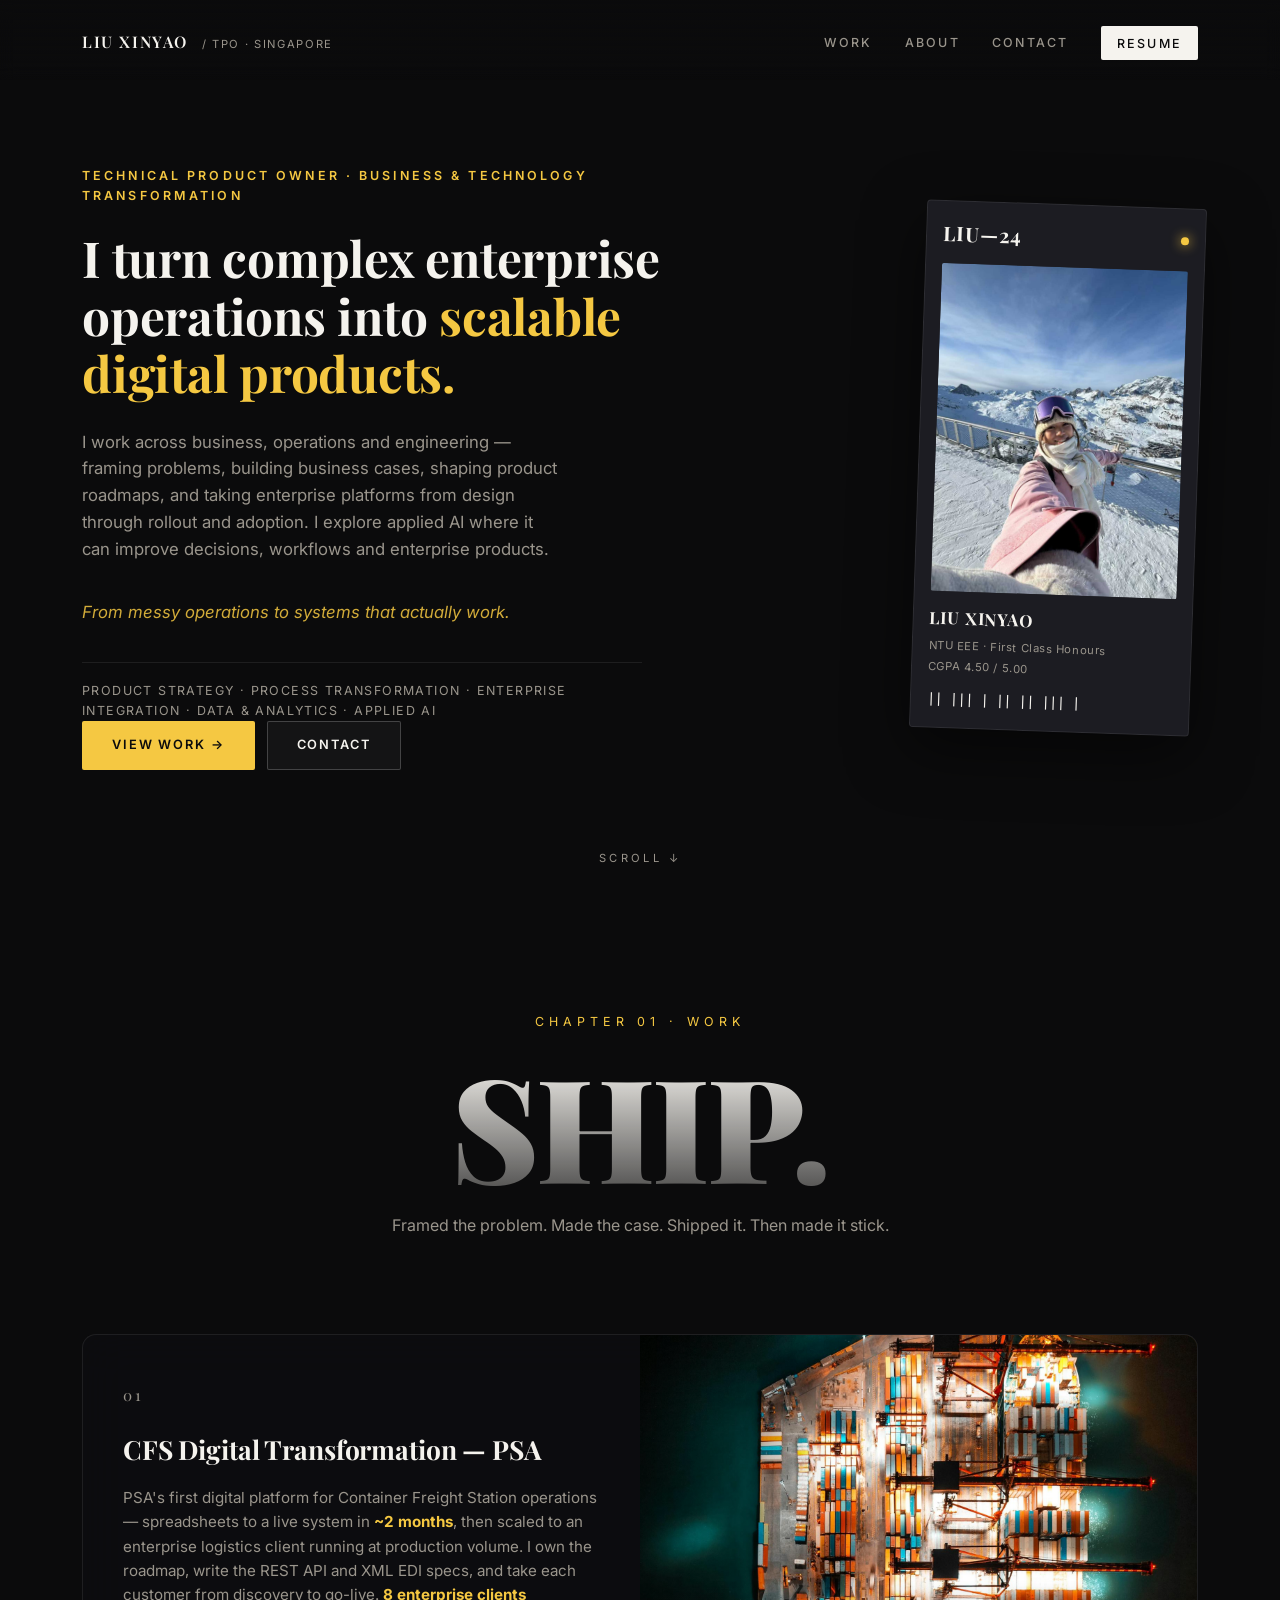
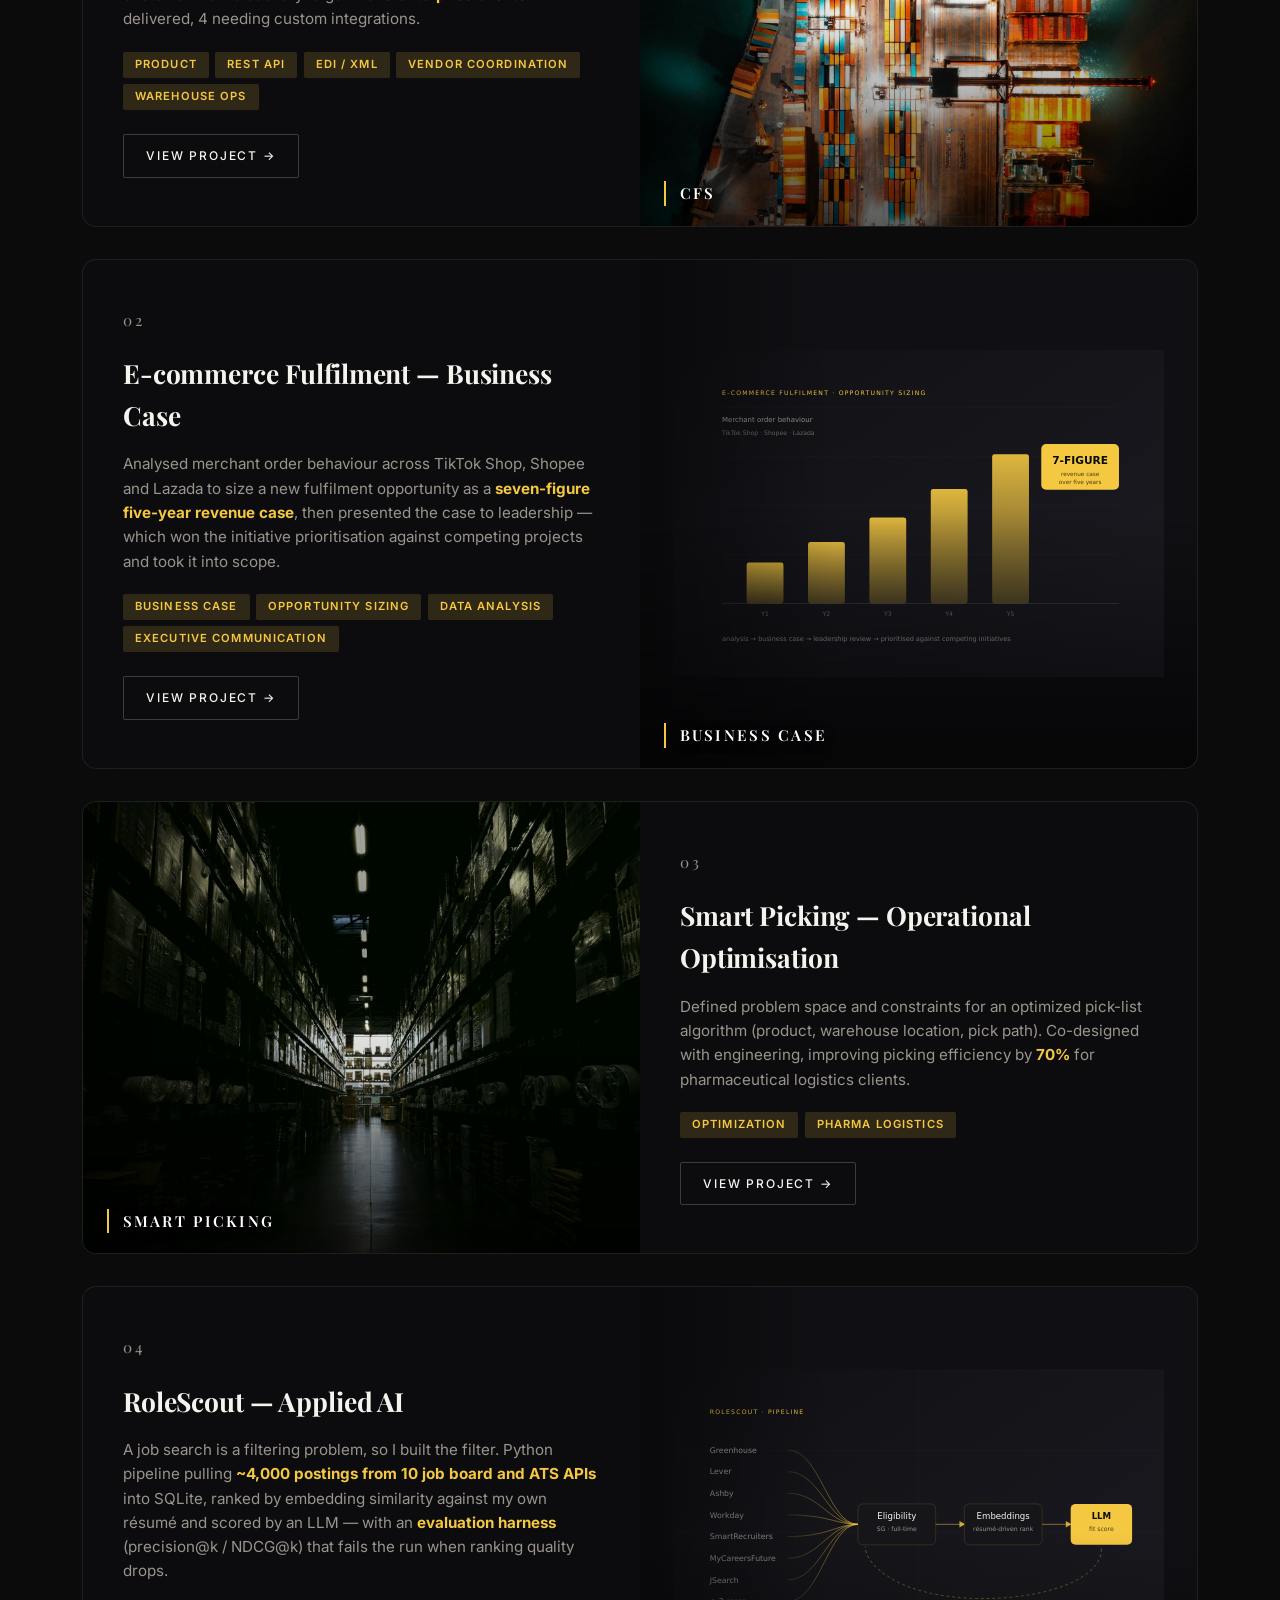
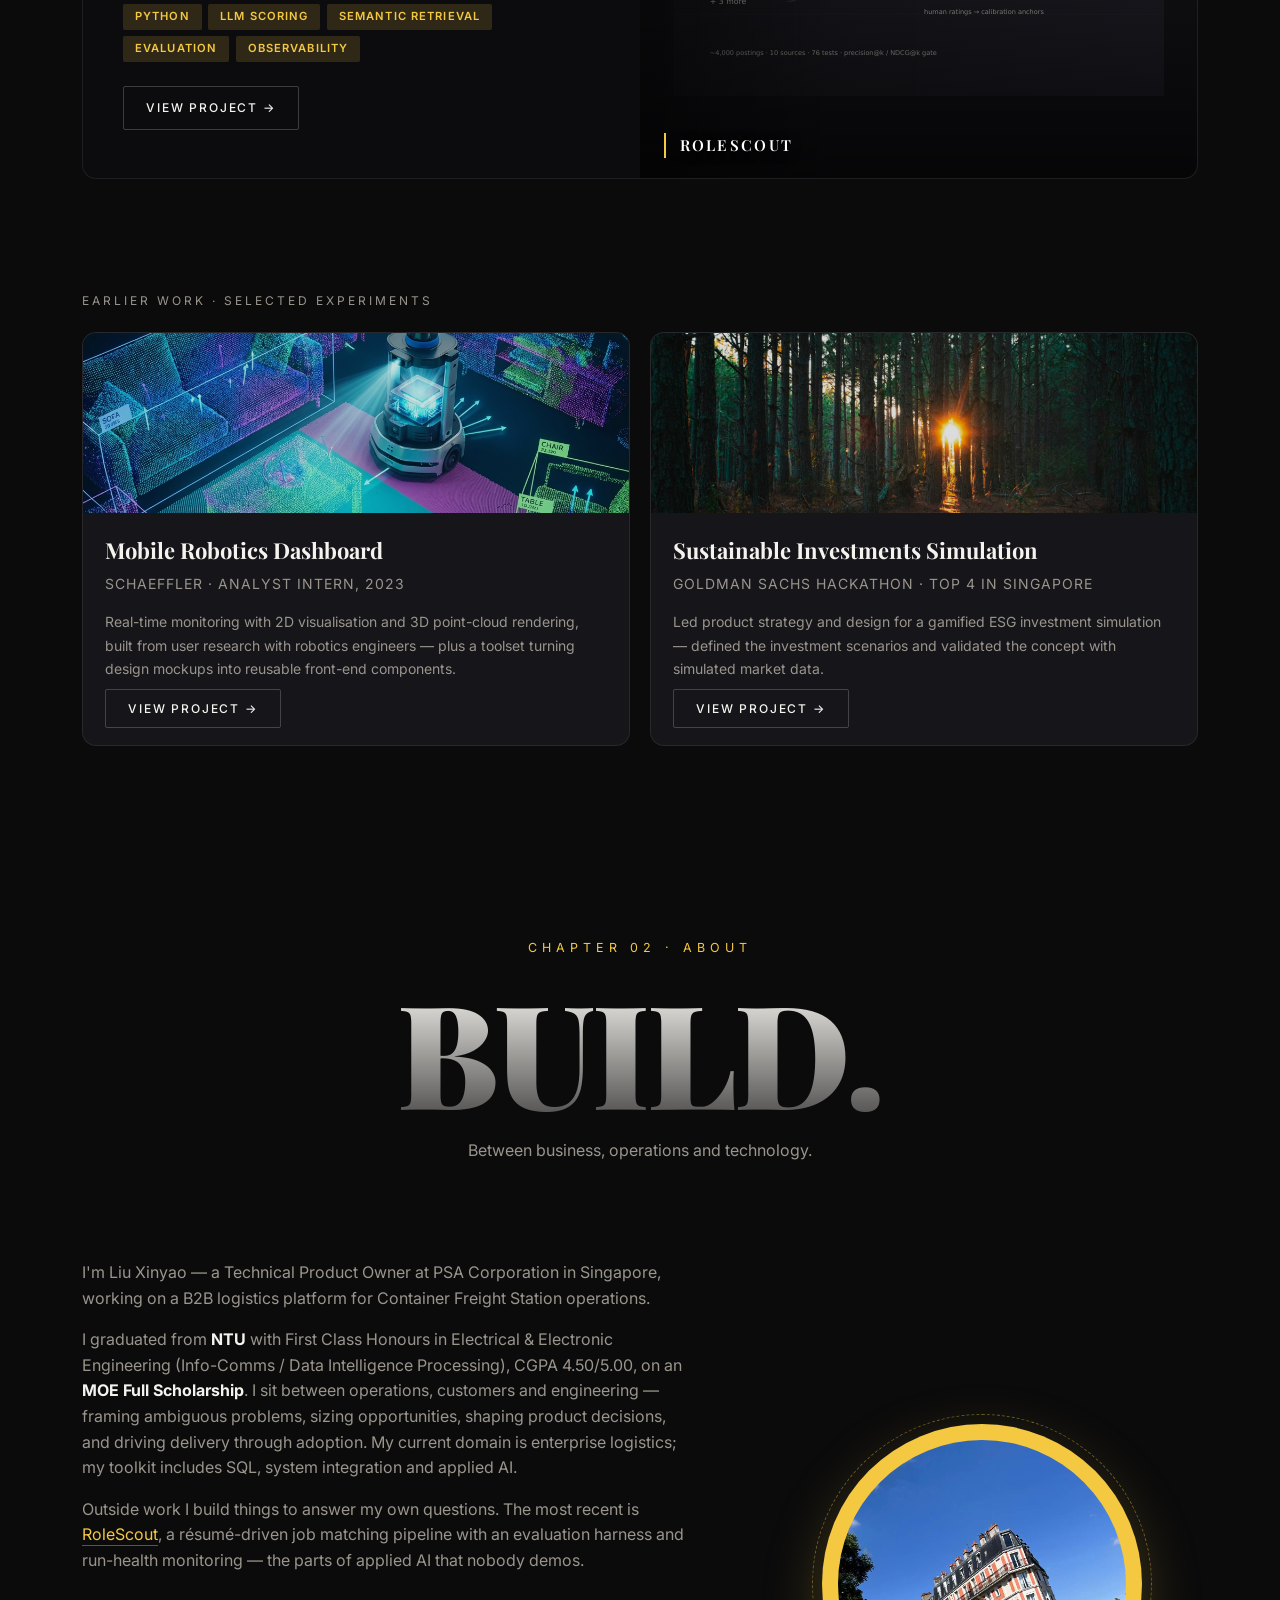
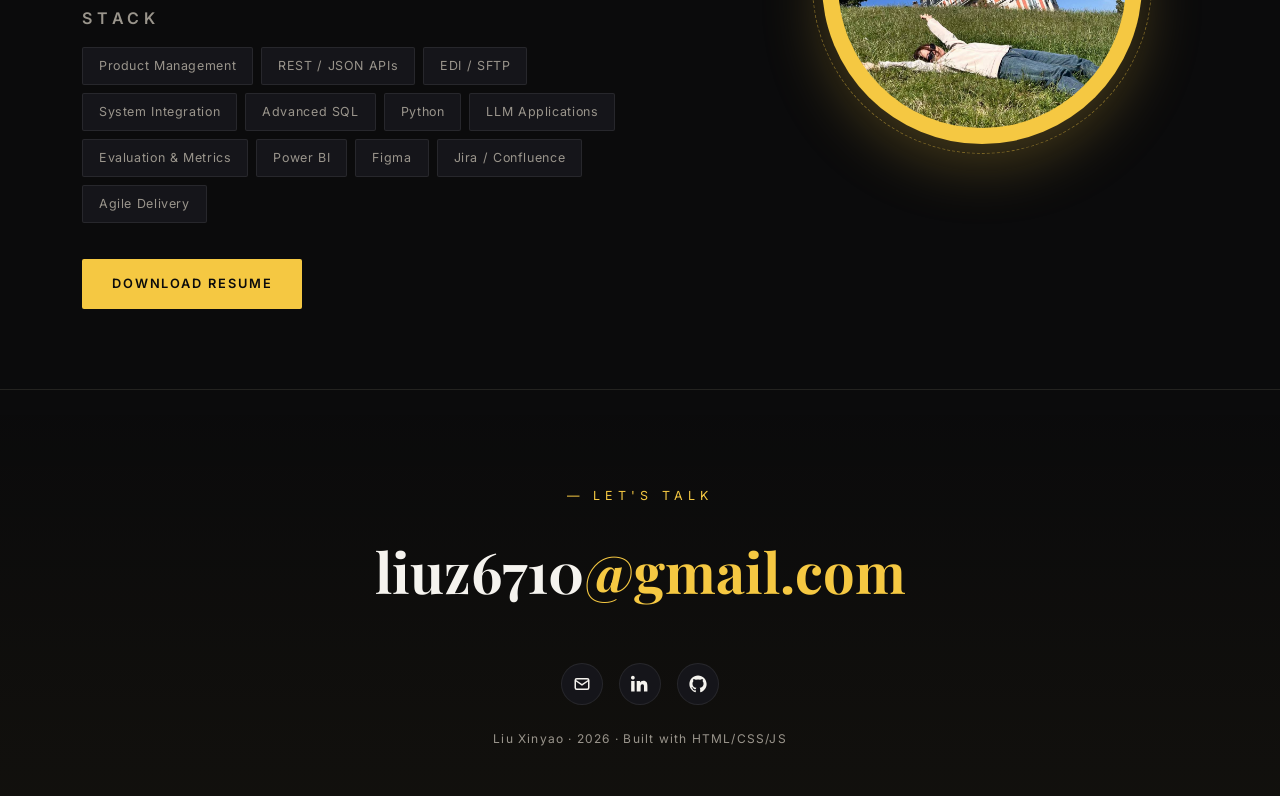
<file: index.html>
<!DOCTYPE html>
<html lang="en">
<head>
  <meta charset="UTF-8" />
  <meta name="viewport" content="width=device-width, initial-scale=1.0" />
  <meta name="google-site-verification" content="vSSZM-RLdnFsfK-2b2hPPviOYcYMbxy6dQ7n0djaV3Y" />
  <title>Liu Xinyao — Technical Product Owner</title>
  <meta name="description" content="Liu Xinyao — Technical Product Owner working across business and technology transformation. I turn complex enterprise operations into scalable digital products." />
  <link rel="preconnect" href="https://fonts.googleapis.com" />
  <link rel="preconnect" href="https://fonts.gstatic.com" crossorigin />
  <link href="https://fonts.googleapis.com/css2?family=Playfair+Display:wght@600;700;900&family=Inter:wght@300;400;500;600;700&display=swap" rel="stylesheet" />
  <link rel="icon" href="favicon.svg" type="image/svg+xml" />
  <meta property="og:type" content="website" />
  <meta property="og:title" content="Liu Xinyao — Technical Product Owner" />
  <meta property="og:description" content="I turn complex enterprise operations into scalable digital products. Technical Product Owner · business &amp; technology transformation · Singapore." />
  <meta property="og:image" content="https://liu-xinyao.github.io/img/me-hero.jpg" />
  <meta property="og:url" content="https://liu-xinyao.github.io/" />
  <meta name="twitter:card" content="summary_large_image" />
  <link rel="stylesheet" href="styles.css" />
  <script type="application/ld+json">
  {
    "@context": "https://schema.org",
    "@type": "Person",
    "name": "Liu Xinyao",
    "jobTitle": "Technical Product Owner — Business & Technology Transformation",
    "worksFor": { "@type": "Organization", "name": "PSA Corporation" },
    "alumniOf": { "@type": "CollegeOrUniversity", "name": "Nanyang Technological University" },
    "address": { "@type": "PostalAddress", "addressLocality": "Singapore" },
    "email": "mailto:liuz6710@gmail.com",
    "knowsAbout": ["Product Management", "Digital Transformation", "Business Case Development", "System Integration", "Process Redesign", "SQL", "Applied AI"],
    "sameAs": ["https://www.linkedin.com/in/xinyao-liu-a52550219/", "https://github.com/liu-xinyao"]
  }
  </script>
</head>
<body>
  <!-- 全屏背景视频（fixed），贯穿整页。currentTime 由整页滚动百分比驱动 -->
  <div class="bg" aria-hidden="true">
    <video class="hero-video" muted playsinline preload="auto" disablepictureinpicture>
      <source src="video/hero.mp4" type="video/mp4" />
    </video>
    <div class="bg-overlay"></div>
  </div>

  <!-- 顶部滚动进度条 -->
  <div class="scroll-progress" id="scrollProgress"></div>

  <!-- 右下角环形滚动指示器 -->
  <div class="ring-progress" id="ringProgress" aria-hidden="true">
    <svg viewBox="0 0 44 44">
      <circle class="ring-track" cx="22" cy="22" r="18" />
      <circle class="ring-fill"  cx="22" cy="22" r="18" />
    </svg>
    <span class="ring-pct">0%</span>
  </div>

  <header class="site-header">
    <nav class="nav container">
      <a href="#home" class="logo">LIU XINYAO <span class="logo-sub">/ TPO · SINGAPORE</span></a>
      <ul class="nav-links">
        <li><a href="#projects">Work</a></li>
        <li><a href="#about">About</a></li>
        <li><a href="#contact">Contact</a></li>
        <li><a href="resume.pdf" class="nav-cta" download>Resume</a></li>
      </ul>
    </nav>
  </header>

  <main>
    <!-- ============ HERO ============ -->
    <!-- 视频不在 hero 里了 —— 在 body 顶部的 .bg 里，整页都看得见 -->
    <section id="home" class="hero">
      <div class="hero-content container">
        <div class="hero-text">
          <p class="role">TECHNICAL PRODUCT OWNER · BUSINESS &amp; TECHNOLOGY TRANSFORMATION</p>
          <h1>I turn complex enterprise<br />operations into <span class="accent-text">scalable<br />digital products.</span></h1>
          <p class="intro">
            I work across business, operations and engineering — framing
            problems, building business cases, shaping product roadmaps, and
            taking enterprise platforms from design through rollout and
            adoption. I explore applied AI where it can improve decisions,
            workflows and enterprise products.
          </p>
          <p class="intro intro-kicker">From messy operations to systems that actually work.</p>
          <p class="capability-strip">Product strategy · Process transformation · Enterprise integration · Data &amp; analytics · Applied AI</p>
          <div class="hero-actions">
            <a href="#projects" class="btn btn-primary">View Work →</a>
            <a href="#contact" class="btn btn-ghost">Contact</a>
          </div>
        </div>

        <!-- WANG-13 风格的个人 ID 卡片 -->
        <aside class="id-card">
          <div class="id-card-top">
            <span>LIU—24</span>
            <span class="id-dot"></span>
          </div>
          <div class="id-card-photo">
            <img src="img/me-hero.jpg" alt="Liu Xinyao" />
          </div>
          <div class="id-card-body">
            <p class="id-name">LIU XINYAO</p>
            <p class="id-meta">NTU EEE · First Class Honours</p>
            <p class="id-meta">CGPA 4.50 / 5.00</p>
            <div class="id-barcode">|| ||| | ||  || ||| |</div>
          </div>
        </aside>
      </div>

      <div class="scroll-hint">SCROLL ↓</div>
    </section>

    <!-- ============ Chapter title ============ -->
    <section class="chapter container">
      <p class="chapter-eyebrow">CHAPTER 01 · WORK</p>
      <h2 class="chapter-title">SHIP.</h2>
      <p class="chapter-sub">
        Framed the problem. Made the case. Shipped it. Then made it stick.
      </p>
    </section>

    <!-- ============ PROJECTS ============ -->
    <section id="projects" class="section container">
      <article class="project-card spring">
        <div class="project-text">
          <p class="project-num">01</p>
          <h3>CFS Digital Transformation — PSA</h3>
          <p>
            PSA's first digital platform for Container Freight Station
            operations — spreadsheets to a live system in
            <strong>~2 months</strong>, then scaled to an enterprise logistics
            client running at production volume. I own the
            roadmap, write the REST API and XML EDI specs, and take each
            customer from discovery to go-live. <strong>8 enterprise
            clients</strong> delivered, 4 needing custom integrations.
          </p>
          <div class="tags">
            <span class="tag">Product</span>
            <span class="tag">REST API</span>
            <span class="tag">EDI / XML</span>
            <span class="tag">Vendor Coordination</span>
            <span class="tag">Warehouse Ops</span>
          </div>
          <a href="projects/cfs.html" class="view-link">View Project →</a>
        </div>
        <div class="project-image image-cfs">
          <img src="img/projects/cfs.jpg" alt="Container ship at port at night" />
          <span class="project-label">CFS</span>
        </div>
      </article>

      <article class="project-card spring reverse">
        <div class="project-image image-ecom">
          <img src="img/projects/ecommerce.svg" alt="Merchant order behaviour analysed and sized into a five-year revenue case" />
          <span class="project-label">Business Case</span>
        </div>
        <div class="project-text">
          <p class="project-num">02</p>
          <h3>E-commerce Fulfilment — Business Case</h3>
          <p>
            Analysed merchant order behaviour across TikTok Shop, Shopee and
            Lazada to size a new fulfilment opportunity as a
            <strong>seven-figure five-year revenue case</strong>, then
            presented the case to leadership — which won the initiative
            prioritisation against competing projects and took it into scope.
          </p>
          <div class="tags">
            <span class="tag">Business Case</span>
            <span class="tag">Opportunity Sizing</span>
            <span class="tag">Data Analysis</span>
            <span class="tag">Executive Communication</span>
          </div>
          <a href="projects/ecommerce.html" class="view-link">View Project →</a>
        </div>
      </article>

      <article class="project-card spring">
        <div class="project-image image-pick">
          <img src="img/projects/smart-picking.jpg" alt="Dim warehouse aisle with tall shelves" />
          <span class="project-label">Smart Picking</span>
        </div>
        <div class="project-text">
          <p class="project-num">03</p>
          <h3>Smart Picking — Operational Optimisation</h3>
          <p>
            Defined problem space and constraints for an optimized pick-list
            algorithm (product, warehouse location, pick path). Co-designed
            with engineering, improving picking efficiency by
            <strong>70%</strong> for pharmaceutical logistics clients.
          </p>
          <div class="tags">
            <span class="tag">Optimization</span>
            <span class="tag">Pharma Logistics</span>
          </div>
          <a href="projects/smart-picking.html" class="view-link">View Project →</a>
        </div>
      </article>



      <article class="project-card spring">
        <div class="project-text">
          <p class="project-num">04</p>
          <h3>RoleScout — Applied AI</h3>
          <p>
            A job search is a filtering problem, so I built the filter. Python
            pipeline pulling <strong>~4,000 postings from 10 job board and ATS
            APIs</strong> into SQLite, ranked by embedding similarity against
            my own résumé and scored by an LLM — with an
            <strong>evaluation harness</strong> (precision@k / NDCG@k) that
            fails the run when ranking quality drops.
          </p>
          <div class="tags">
            <span class="tag">Python</span>
            <span class="tag">LLM Scoring</span>
            <span class="tag">Semantic Retrieval</span>
            <span class="tag">Evaluation</span>
            <span class="tag">Observability</span>
          </div>
          <a href="projects/rolescout.html" class="view-link">View Project →</a>
        </div>
        <div class="project-image image-rolescout">
          <img src="img/projects/rolescout.svg" alt="RoleScout pipeline: ten job sources feeding an eligibility gate, embedding ranking and LLM fit scoring, with a human feedback loop" />
          <span class="project-label">RoleScout</span>
        </div>
      </article>
    </section>


    <!-- ============ EARLIER WORK ============ -->
    <section class="section container earlier">
      <p class="earlier-eyebrow">EARLIER WORK · SELECTED EXPERIMENTS</p>
      <div class="earlier-grid">
        <a class="earlier-card spring" href="projects/robotics.html">
          <img src="img/projects/robotics.jpg" alt="Mobile robot with 3D point-cloud visualization" />
          <div class="earlier-body">
            <h3>Mobile Robotics Dashboard</h3>
            <p class="earlier-meta">Schaeffler · Analyst Intern, 2023</p>
            <p>
              Real-time monitoring with 2D visualisation and 3D point-cloud
              rendering, built from user research with robotics engineers —
              plus a toolset turning design mockups into reusable front-end
              components.
            </p>
            <span class="view-link">View Project →</span>
          </div>
        </a>
        <a class="earlier-card spring" href="projects/esg-sim.html">
          <img src="img/projects/esg-sim.jpg" alt="Sun rays piercing through pine forest" />
          <div class="earlier-body">
            <h3>Sustainable Investments Simulation</h3>
            <p class="earlier-meta">Goldman Sachs Hackathon · Top 4 in Singapore</p>
            <p>
              Led product strategy and design for a gamified ESG investment
              simulation — defined the investment scenarios and validated the
              concept with simulated market data.
            </p>
            <span class="view-link">View Project →</span>
          </div>
        </a>
      </div>
    </section>

    <!-- ============ Chapter 2 ============ -->
    <section class="chapter container">
      <p class="chapter-eyebrow">CHAPTER 02 · ABOUT</p>
      <h2 class="chapter-title">BUILD.</h2>
      <p class="chapter-sub">
        Between business, operations and technology.
      </p>
    </section>

    <!-- ============ ABOUT ============ -->
    <section id="about" class="section container">
      <div class="about-grid">
        <div class="about-text spring">
          <p>
            I'm Liu Xinyao — a Technical Product Owner at PSA Corporation in
            Singapore, working on a B2B logistics platform for Container
            Freight Station operations.
          </p>
          <p>
            I graduated from <strong>NTU</strong> with First Class Honours in
            Electrical &amp; Electronic Engineering (Info-Comms / Data
            Intelligence Processing), CGPA 4.50/5.00, on an
            <strong>MOE Full Scholarship</strong>. I sit between operations,
            customers and engineering — framing ambiguous problems, sizing
            opportunities, shaping product decisions, and driving delivery
            through adoption. My current domain is enterprise logistics; my
            toolkit includes SQL, system integration and applied AI.
          </p>
          <p>
            Outside work I build things to answer my own questions. The most
            recent is <a href="projects/rolescout.html" class="inline-link">RoleScout</a>,
            a résumé-driven job matching pipeline with an evaluation harness and
            run-health monitoring — the parts of applied AI that nobody demos.
          </p>
          <p class="skill-heading">STACK</p>
          <ul class="skill-list">
            <li>Product Management</li>
            <li>REST / JSON APIs</li>
            <li>EDI / SFTP</li>
            <li>System Integration</li>
            <li>Advanced SQL</li>
            <li>Python</li>
            <li>LLM Applications</li>
            <li>Evaluation &amp; Metrics</li>
            <li>Power BI</li>
            <li>Figma</li>
            <li>Jira / Confluence</li>
            <li>Agile Delivery</li>
          </ul>
          <a href="resume.pdf" class="btn btn-primary resume-btn" download>Download Resume</a>
        </div>
        <div class="about-photo spring">
          <div class="photo-circle">
            <img src="img/me-about.jpg" alt="Liu Xinyao" class="circle-img" />
          </div>
        </div>
      </div>
    </section>
  </main>

  <!-- ============ FOOTER ============ -->
  <footer id="contact" class="site-footer">
    <div class="container">
      <p class="footer-eyebrow">— LET'S TALK</p>
      <h2 class="footer-title">liuz6710<span class="accent-text">@gmail.com</span></h2>
      <div class="social-icons">
        <a href="mailto:liuz6710@gmail.com" aria-label="Email">
          <svg viewBox="0 0 24 24" fill="none" stroke="currentColor" stroke-width="2"><rect x="3" y="5" width="18" height="14" rx="2"/><path d="M3 7l9 6 9-6"/></svg>
        </a>
        <a href="https://www.linkedin.com/in/xinyao-liu-a52550219/" target="_blank" rel="noopener" aria-label="LinkedIn">
          <svg viewBox="0 0 24 24" fill="currentColor"><path d="M4.98 3.5C4.98 4.88 3.87 6 2.5 6S0 4.88 0 3.5 1.11 1 2.5 1s2.48 1.12 2.48 2.5zM.22 8h4.56v14H.22V8zm7.4 0h4.37v1.91h.06c.61-1.16 2.1-2.39 4.33-2.39 4.63 0 5.48 3.05 5.48 7.02V22h-4.56v-6.21c0-1.48-.03-3.39-2.06-3.39-2.07 0-2.39 1.62-2.39 3.29V22H7.62V8z"/></svg>
        </a>
        <a href="https://github.com/liu-xinyao" target="_blank" rel="noopener" aria-label="GitHub">
          <svg viewBox="0 0 24 24" fill="currentColor"><path d="M12 .5C5.65.5.5 5.65.5 12c0 5.08 3.29 9.39 7.86 10.91.58.11.79-.25.79-.55 0-.27-.01-.99-.02-1.95-3.2.69-3.88-1.54-3.88-1.54-.52-1.33-1.27-1.69-1.27-1.69-1.04-.71.08-.7.08-.7 1.15.08 1.76 1.18 1.76 1.18 1.02 1.76 2.69 1.25 3.35.96.1-.74.4-1.25.72-1.54-2.55-.29-5.24-1.28-5.24-5.69 0-1.26.45-2.28 1.18-3.09-.12-.29-.51-1.46.11-3.04 0 0 .97-.31 3.18 1.18a11 11 0 015.8 0c2.21-1.49 3.18-1.18 3.18-1.18.63 1.58.23 2.75.11 3.04.74.81 1.18 1.83 1.18 3.09 0 4.42-2.69 5.4-5.26 5.69.41.36.78 1.06.78 2.14 0 1.55-.01 2.8-.01 3.18 0 .31.21.67.8.55C20.21 21.38 23.5 17.08 23.5 12 23.5 5.65 18.35.5 12 .5z"/></svg>
        </a>
      </div>
      <p class="footer-text">Liu Xinyao · <span id="year"></span> · Built with HTML/CSS/JS</p>
    </div>
  </footer>

  <script src="script.js"></script>
</body>
</html>
</file>
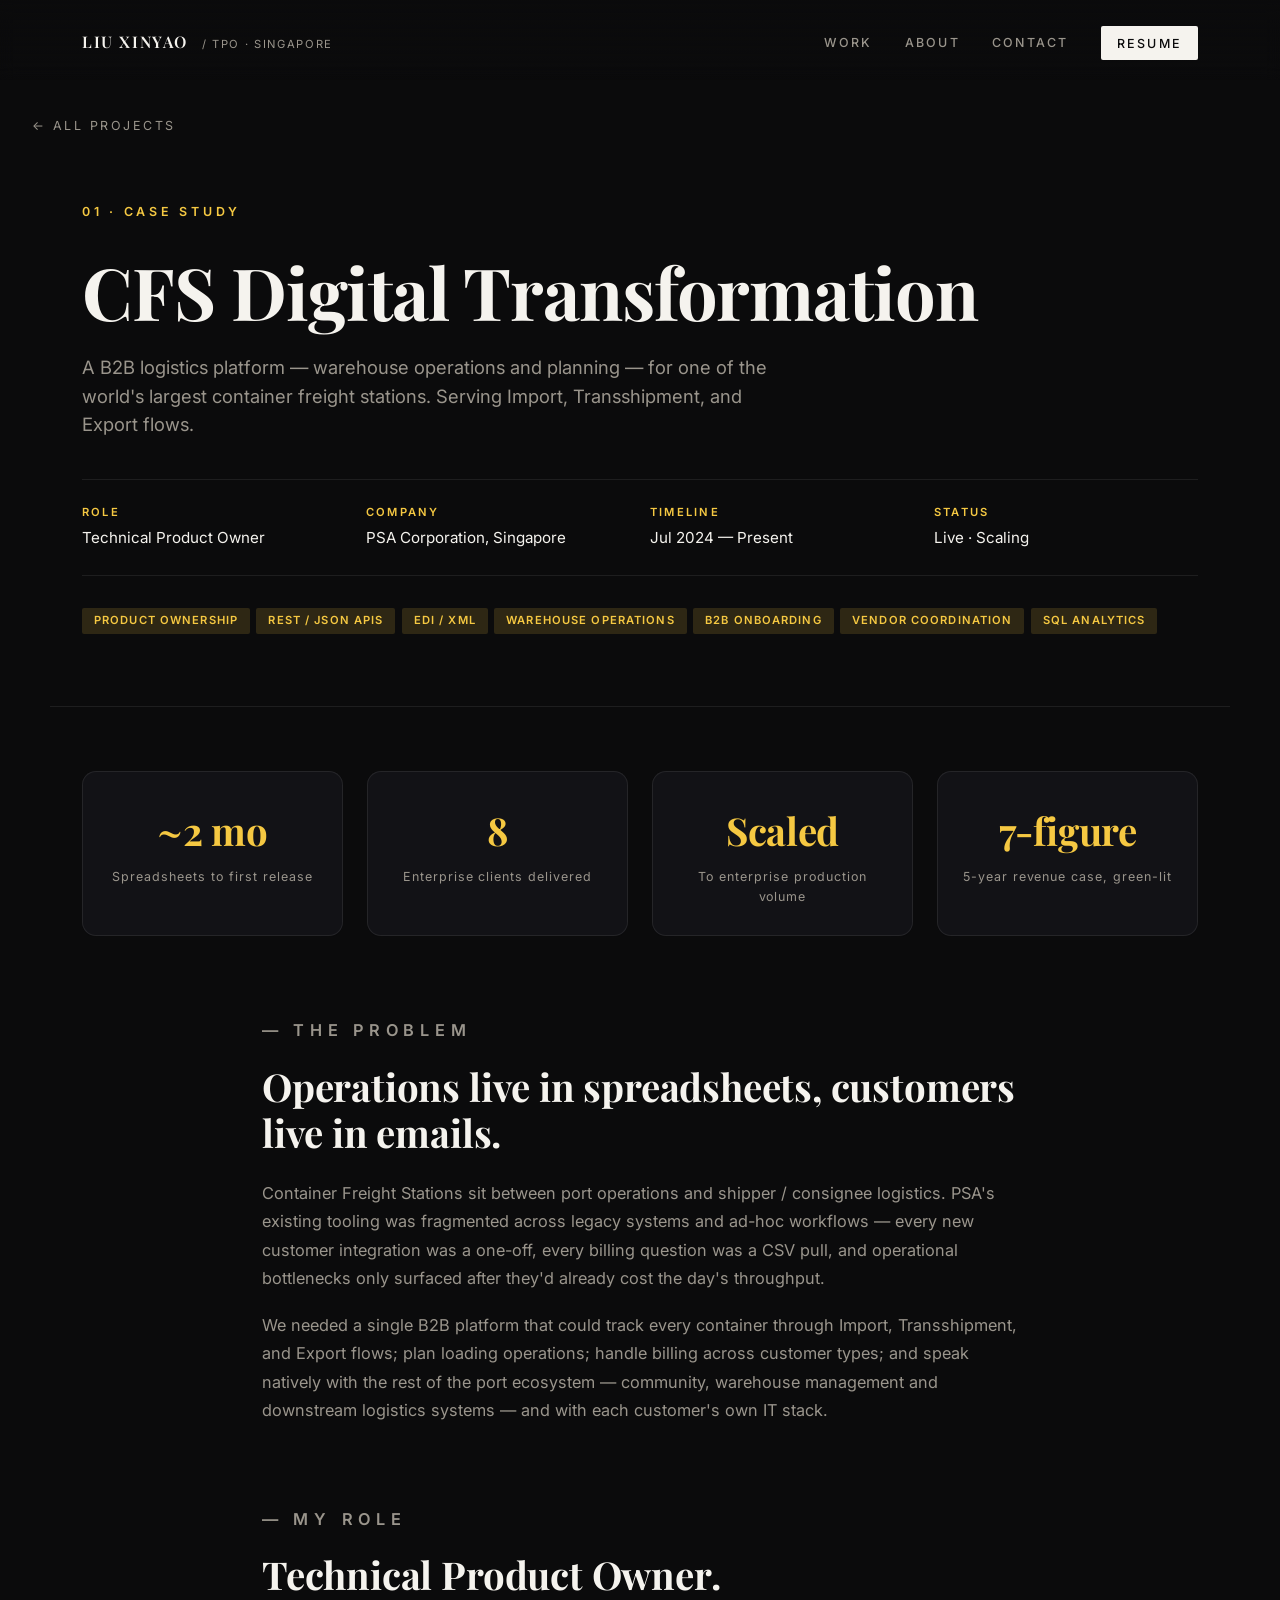
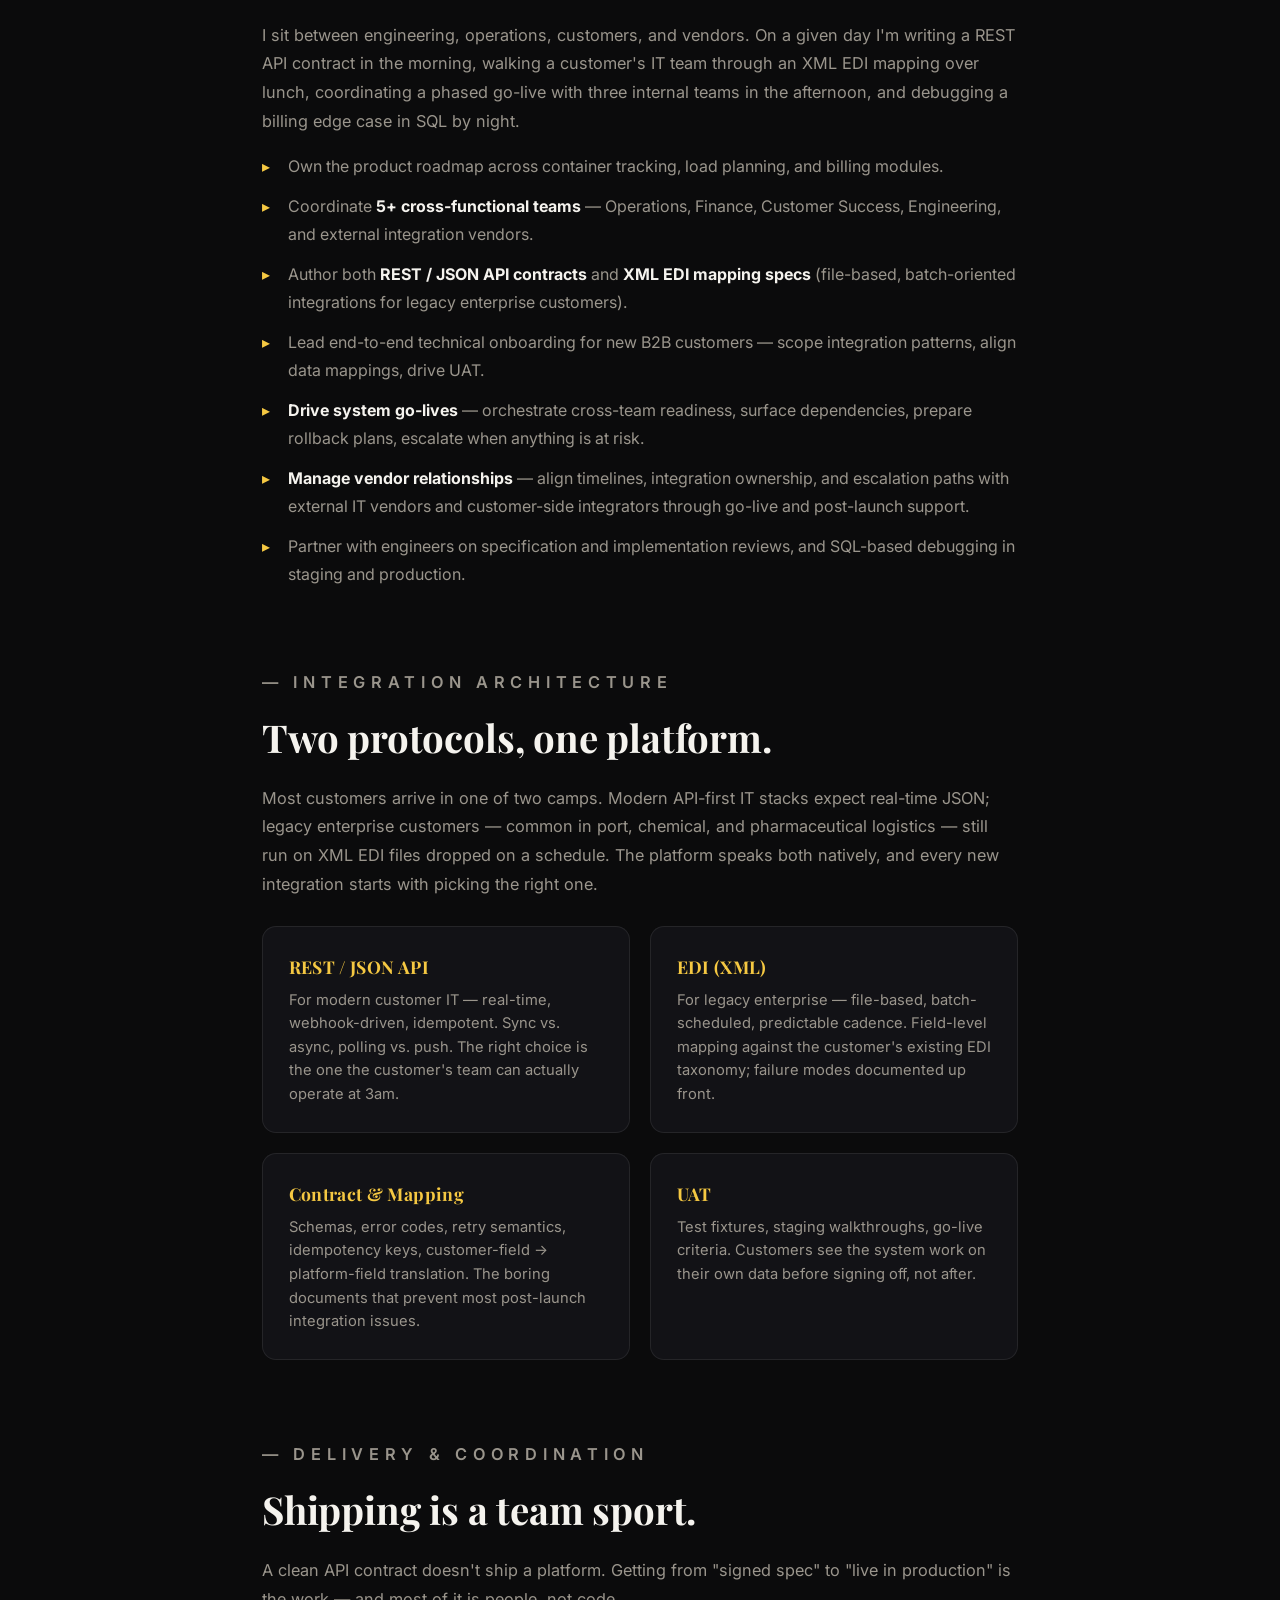
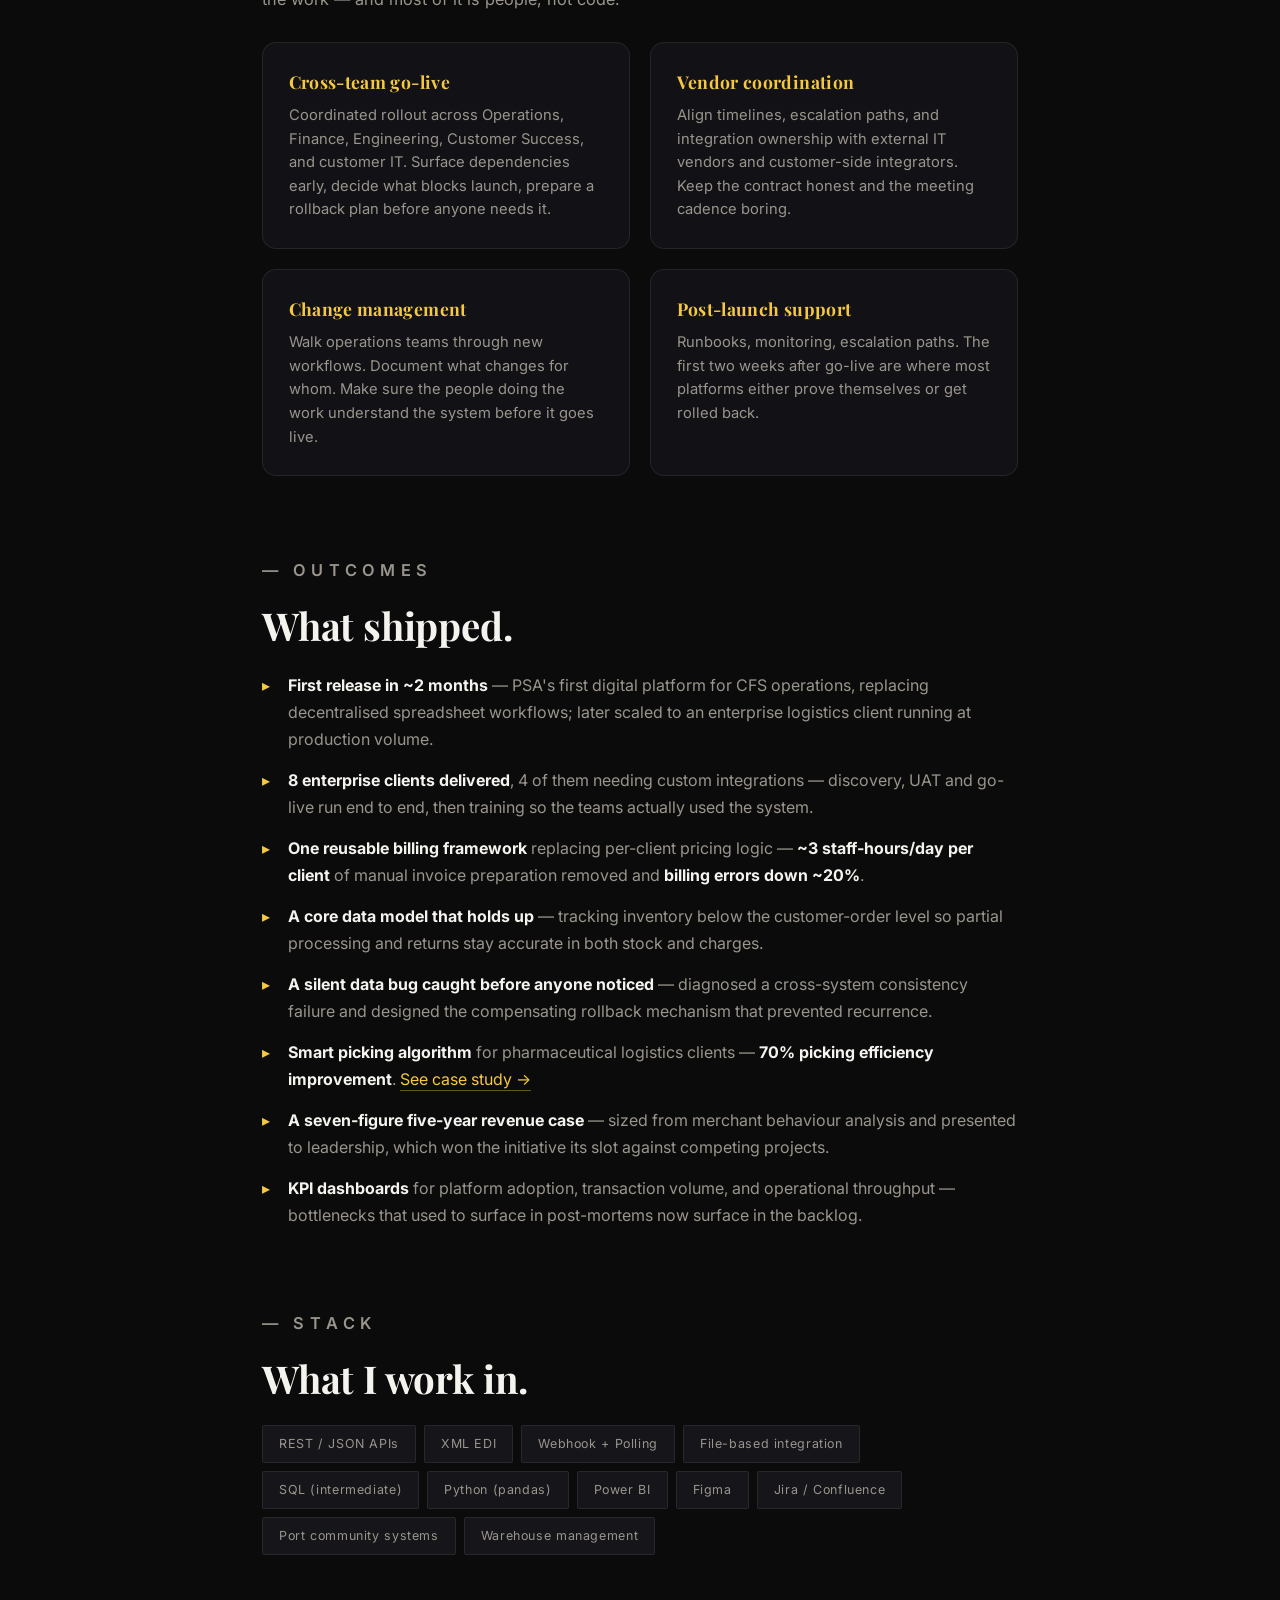
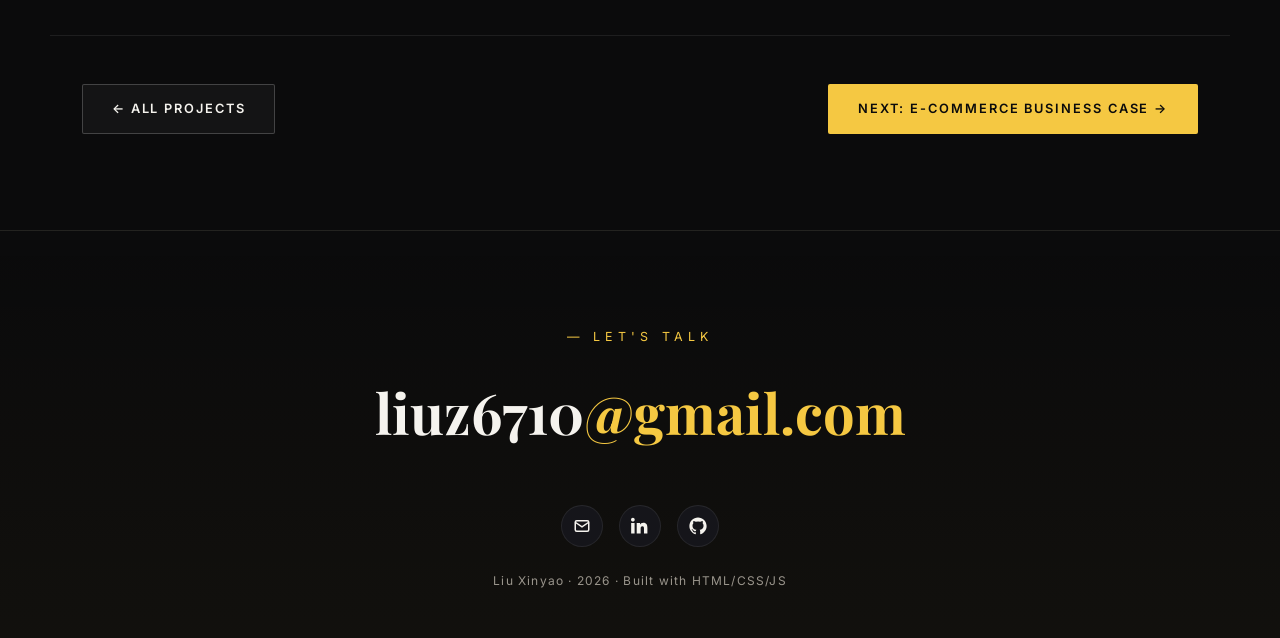
<file: projects/cfs.html>
<!DOCTYPE html>
<html lang="en">
<head>
  <meta charset="UTF-8" />
  <meta name="viewport" content="width=device-width, initial-scale=1.0" />
  <title>CFS Digital Platform — Liu Xinyao</title>
  <meta name="description" content="Technical Product Ownership of an enterprise Container Freight Station platform: warehouse operations and planning, API and EDI integration, B2B customer onboarding." />
  <link rel="preconnect" href="https://fonts.googleapis.com" />
  <link rel="preconnect" href="https://fonts.gstatic.com" crossorigin />
  <link href="https://fonts.googleapis.com/css2?family=Playfair+Display:wght@600;700;900&family=Inter:wght@300;400;500;600;700&display=swap" rel="stylesheet" />
  <link rel="icon" href="../favicon.svg" type="image/svg+xml" />
  <meta property="og:type" content="article" />
  <meta property="og:image" content="https://liu-xinyao.github.io/img/me-hero.jpg" />
  <meta property="og:url" content="https://liu-xinyao.github.io/projects/cfs.html" />
  <meta property="og:title" content="CFS Digital Platform — Liu Xinyao" />
  <link rel="stylesheet" href="../styles.css" />
</head>
<body>
  <!-- 同一个背景视频，整页贯穿 -->
  <div class="bg" aria-hidden="true">
    <video class="hero-video" muted playsinline preload="auto" disablepictureinpicture>
      <source src="../video/hero.mp4" type="video/mp4" />
    </video>
    <div class="bg-overlay"></div>
  </div>

  <div class="scroll-progress" id="scrollProgress"></div>
  <div class="ring-progress" id="ringProgress" aria-hidden="true">
    <svg viewBox="0 0 44 44">
      <circle class="ring-track" cx="22" cy="22" r="18" />
      <circle class="ring-fill"  cx="22" cy="22" r="18" />
    </svg>
    <span class="ring-pct">0%</span>
  </div>

  <header class="site-header">
    <nav class="nav container">
      <a href="../index.html" class="logo">LIU XINYAO <span class="logo-sub">/ TPO · SINGAPORE</span></a>
      <ul class="nav-links">
        <li><a href="../index.html#projects">Work</a></li>
        <li><a href="../index.html#about">About</a></li>
        <li><a href="../index.html#contact">Contact</a></li>
        <li><a href="../resume.pdf" class="nav-cta" download>Resume</a></li>
      </ul>
    </nav>
  </header>

  <main class="project-detail">
    <a href="../index.html#projects" class="back-link">← All Projects</a>

    <!-- ========== HERO ========== -->
    <header class="project-hero container">
      <p class="project-num">01 · CASE STUDY</p>
      <h1 class="project-title">CFS Digital Transformation</h1>
      <p class="project-lead">
        A B2B logistics platform — warehouse operations and planning — for one of the
        world's largest container freight stations. Serving Import,
        Transshipment, and Export flows.
      </p>
      <ul class="project-meta">
        <li><span class="meta-label">Role</span><span>Technical Product Owner</span></li>
        <li><span class="meta-label">Company</span><span>PSA Corporation, Singapore</span></li>
        <li><span class="meta-label">Timeline</span><span>Jul 2024 — Present</span></li>
        <li><span class="meta-label">Status</span><span>Live · Scaling</span></li>
      </ul>
      <div class="tags">
        <span class="tag">Product Ownership</span>
        <span class="tag">REST / JSON APIs</span>
        <span class="tag">EDI / XML</span>
        <span class="tag">Warehouse Operations</span>
        <span class="tag">B2B Onboarding</span>
        <span class="tag">Vendor Coordination</span>
        <span class="tag">SQL Analytics</span>
      </div>
    </header>

    <!-- ========== STATS ========== -->
    <section class="stats container">
      <div class="stat">
        <p class="stat-num">~2 mo</p>
        <p class="stat-label">Spreadsheets to first release</p>
      </div>
      <div class="stat">
        <p class="stat-num">8</p>
        <p class="stat-label">Enterprise clients delivered</p>
      </div>
      <div class="stat">
        <p class="stat-num">Scaled</p>
        <p class="stat-label">To enterprise production volume</p>
      </div>
      <div class="stat">
        <p class="stat-num">7-figure</p>
        <p class="stat-label">5-year revenue case, green-lit</p>
      </div>
    </section>

    <!-- ========== PROBLEM ========== -->
    <section class="detail-section container">
      <p class="detail-eyebrow">— THE PROBLEM</p>
      <h2>Operations live in spreadsheets, customers live in emails.</h2>
      <p>
        Container Freight Stations sit between port operations and shipper /
        consignee logistics. PSA's existing tooling was fragmented across
        legacy systems and ad-hoc workflows — every new customer integration
        was a one-off, every billing question was a CSV pull, and operational
        bottlenecks only surfaced after they'd already cost the day's
        throughput.
      </p>
      <p>
        We needed a single B2B platform that could track every container
        through Import, Transshipment, and Export flows; plan loading
        operations; handle billing across customer types; and speak natively
        with the rest of the port ecosystem — community, warehouse management and downstream logistics systems — and with each
        customer's own IT stack.
      </p>
    </section>

    <!-- ========== ROLE ========== -->
    <section class="detail-section container">
      <p class="detail-eyebrow">— MY ROLE</p>
      <h2>Technical Product Owner.</h2>
      <p>
        I sit between engineering, operations, customers, and vendors. On a
        given day I'm writing a REST API contract in the morning, walking
        a customer's IT team through an XML EDI mapping over lunch,
        coordinating a phased go-live with three internal teams in the
        afternoon, and debugging a billing edge case in SQL by night.
      </p>
      <ul class="bullet-list">
        <li>Own the product roadmap across container tracking, load planning, and billing modules.</li>
        <li>Coordinate <strong>5+ cross-functional teams</strong> — Operations, Finance, Customer Success, Engineering, and external integration vendors.</li>
        <li>Author both <strong>REST / JSON API contracts</strong> and <strong>XML EDI mapping specs</strong> (file-based, batch-oriented integrations for legacy enterprise customers).</li>
        <li>Lead end-to-end technical onboarding for new B2B customers — scope integration patterns, align data mappings, drive UAT.</li>
        <li><strong>Drive system go-lives</strong> — orchestrate cross-team readiness, surface dependencies, prepare rollback plans, escalate when anything is at risk.</li>
        <li><strong>Manage vendor relationships</strong> — align timelines, integration ownership, and escalation paths with external IT vendors and customer-side integrators through go-live and post-launch support.</li>
        <li>Partner with engineers on specification and implementation reviews, and SQL-based debugging in staging and production.</li>
      </ul>
    </section>

    <!-- ========== INTEGRATION ========== -->
    <section class="detail-section container">
      <p class="detail-eyebrow">— INTEGRATION ARCHITECTURE</p>
      <h2>Two protocols, one platform.</h2>
      <p>
        Most customers arrive in one of two camps. Modern API-first IT stacks
        expect real-time JSON; legacy enterprise customers — common in port,
        chemical, and pharmaceutical logistics — still run on XML EDI files
        dropped on a schedule. The platform speaks both natively, and every
        new integration starts with picking the right one.
      </p>
      <div class="arch-grid">
        <div class="arch-card">
          <h3>REST / JSON API</h3>
          <p>For modern customer IT — real-time, webhook-driven, idempotent. Sync vs. async, polling vs. push. The right choice is the one the customer's team can actually operate at 3am.</p>
        </div>
        <div class="arch-card">
          <h3>EDI (XML)</h3>
          <p>For legacy enterprise — file-based, batch-scheduled, predictable cadence. Field-level mapping against the customer's existing EDI taxonomy; failure modes documented up front.</p>
        </div>
        <div class="arch-card">
          <h3>Contract &amp; Mapping</h3>
          <p>Schemas, error codes, retry semantics, idempotency keys, customer-field → platform-field translation. The boring documents that prevent most post-launch integration issues.</p>
        </div>
        <div class="arch-card">
          <h3>UAT</h3>
          <p>Test fixtures, staging walkthroughs, go-live criteria. Customers see the system work on their own data before signing off, not after.</p>
        </div>
      </div>
    </section>

    <!-- ========== DELIVERY ========== -->
    <section class="detail-section container">
      <p class="detail-eyebrow">— DELIVERY &amp; COORDINATION</p>
      <h2>Shipping is a team sport.</h2>
      <p>
        A clean API contract doesn't ship a platform. Getting from "signed
        spec" to "live in production" is the work — and most of it is
        people, not code.
      </p>
      <div class="arch-grid">
        <div class="arch-card">
          <h3>Cross-team go-live</h3>
          <p>Coordinated rollout across Operations, Finance, Engineering, Customer Success, and customer IT. Surface dependencies early, decide what blocks launch, prepare a rollback plan before anyone needs it.</p>
        </div>
        <div class="arch-card">
          <h3>Vendor coordination</h3>
          <p>Align timelines, escalation paths, and integration ownership with external IT vendors and customer-side integrators. Keep the contract honest and the meeting cadence boring.</p>
        </div>
        <div class="arch-card">
          <h3>Change management</h3>
          <p>Walk operations teams through new workflows. Document what changes for whom. Make sure the people doing the work understand the system before it goes live.</p>
        </div>
        <div class="arch-card">
          <h3>Post-launch support</h3>
          <p>Runbooks, monitoring, escalation paths. The first two weeks after go-live are where most platforms either prove themselves or get rolled back.</p>
        </div>
      </div>
    </section>

    <!-- ========== OUTCOMES ========== -->
    <section class="detail-section container">
      <p class="detail-eyebrow">— OUTCOMES</p>
      <h2>What shipped.</h2>
      <ul class="bullet-list">
        <li><strong>First release in ~2 months</strong> — PSA's first digital platform for CFS operations, replacing decentralised spreadsheet workflows; later scaled to an enterprise logistics client running at production volume.</li>
        <li><strong>8 enterprise clients delivered</strong>, 4 of them needing custom integrations — discovery, UAT and go-live run end to end, then training so the teams actually used the system.</li>
        <li><strong>One reusable billing framework</strong> replacing per-client pricing logic — <strong>~3 staff-hours/day per client</strong> of manual invoice preparation removed and <strong>billing errors down ~20%</strong>.</li>
        <li><strong>A core data model that holds up</strong> — tracking inventory below the customer-order level so partial processing and returns stay accurate in both stock and charges.</li>
        <li><strong>A silent data bug caught before anyone noticed</strong> — diagnosed a cross-system consistency failure and designed the compensating rollback mechanism that prevented recurrence.</li>
        <li><strong>Smart picking algorithm</strong> for pharmaceutical logistics clients — <strong>70% picking efficiency improvement</strong>. <a href="smart-picking.html" class="inline-link">See case study →</a></li>
        <li><strong>A seven-figure five-year revenue case</strong> — sized from merchant behaviour analysis and presented to leadership, which won the initiative its slot against competing projects.</li>
        <li><strong>KPI dashboards</strong> for platform adoption, transaction volume, and operational throughput — bottlenecks that used to surface in post-mortems now surface in the backlog.</li>
      </ul>
    </section>

    <!-- ========== STACK ========== -->
    <section class="detail-section container">
      <p class="detail-eyebrow">— STACK</p>
      <h2>What I work in.</h2>
      <ul class="skill-list stack-grid">
        <li>REST / JSON APIs</li>
        <li>XML EDI</li>
        <li>Webhook + Polling</li>
        <li>File-based integration</li>
        <li>SQL (intermediate)</li>
        <li>Python (pandas)</li>
        <li>Power BI</li>
        <li>Figma</li>
        <li>Jira / Confluence</li>
        <li>Port community systems</li>
        <li>Warehouse management</li>
      </ul>
    </section>

    <!-- ========== Bottom nav ========== -->
    <nav class="project-nav container">
      <a href="../index.html#projects" class="btn btn-ghost">← All Projects</a>
      <a href="ecommerce.html" class="btn btn-primary">Next: E-commerce Business Case →</a>
    </nav>
  </main>

  <footer class="site-footer">
    <div class="container">
      <p class="footer-eyebrow">— LET'S TALK</p>
      <h2 class="footer-title">liuz6710<span class="accent-text">@gmail.com</span></h2>
      <div class="social-icons">
        <a href="mailto:liuz6710@gmail.com" aria-label="Email">
          <svg viewBox="0 0 24 24" fill="none" stroke="currentColor" stroke-width="2"><rect x="3" y="5" width="18" height="14" rx="2"/><path d="M3 7l9 6 9-6"/></svg>
        </a>
        <a href="https://www.linkedin.com/in/xinyao-liu-a52550219/" target="_blank" rel="noopener" aria-label="LinkedIn">
          <svg viewBox="0 0 24 24" fill="currentColor"><path d="M4.98 3.5C4.98 4.88 3.87 6 2.5 6S0 4.88 0 3.5 1.11 1 2.5 1s2.48 1.12 2.48 2.5zM.22 8h4.56v14H.22V8zm7.4 0h4.37v1.91h.06c.61-1.16 2.1-2.39 4.33-2.39 4.63 0 5.48 3.05 5.48 7.02V22h-4.56v-6.21c0-1.48-.03-3.39-2.06-3.39-2.07 0-2.39 1.62-2.39 3.29V22H7.62V8z"/></svg>
        </a>
        <a href="https://github.com/liu-xinyao" target="_blank" rel="noopener" aria-label="GitHub">
          <svg viewBox="0 0 24 24" fill="currentColor"><path d="M12 .5C5.65.5.5 5.65.5 12c0 5.08 3.29 9.39 7.86 10.91.58.11.79-.25.79-.55 0-.27-.01-.99-.02-1.95-3.2.69-3.88-1.54-3.88-1.54-.52-1.33-1.27-1.69-1.27-1.69-1.04-.71.08-.7.08-.7 1.15.08 1.76 1.18 1.76 1.18 1.02 1.76 2.69 1.25 3.35.96.1-.74.4-1.25.72-1.54-2.55-.29-5.24-1.28-5.24-5.69 0-1.26.45-2.28 1.18-3.09-.12-.29-.51-1.46.11-3.04 0 0 .97-.31 3.18 1.18a11 11 0 015.8 0c2.21-1.49 3.18-1.18 3.18-1.18.63 1.58.23 2.75.11 3.04.74.81 1.18 1.83 1.18 3.09 0 4.42-2.69 5.4-5.26 5.69.41.36.78 1.06.78 2.14 0 1.55-.01 2.8-.01 3.18 0 .31.21.67.8.55C20.21 21.38 23.5 17.08 23.5 12 23.5 5.65 18.35.5 12 .5z"/></svg>
        </a>
      </div>
      <p class="footer-text">Liu Xinyao · <span id="year"></span> · Built with HTML/CSS/JS</p>
    </div>
  </footer>

  <script src="../script.js"></script>
</body>
</html>
</file>
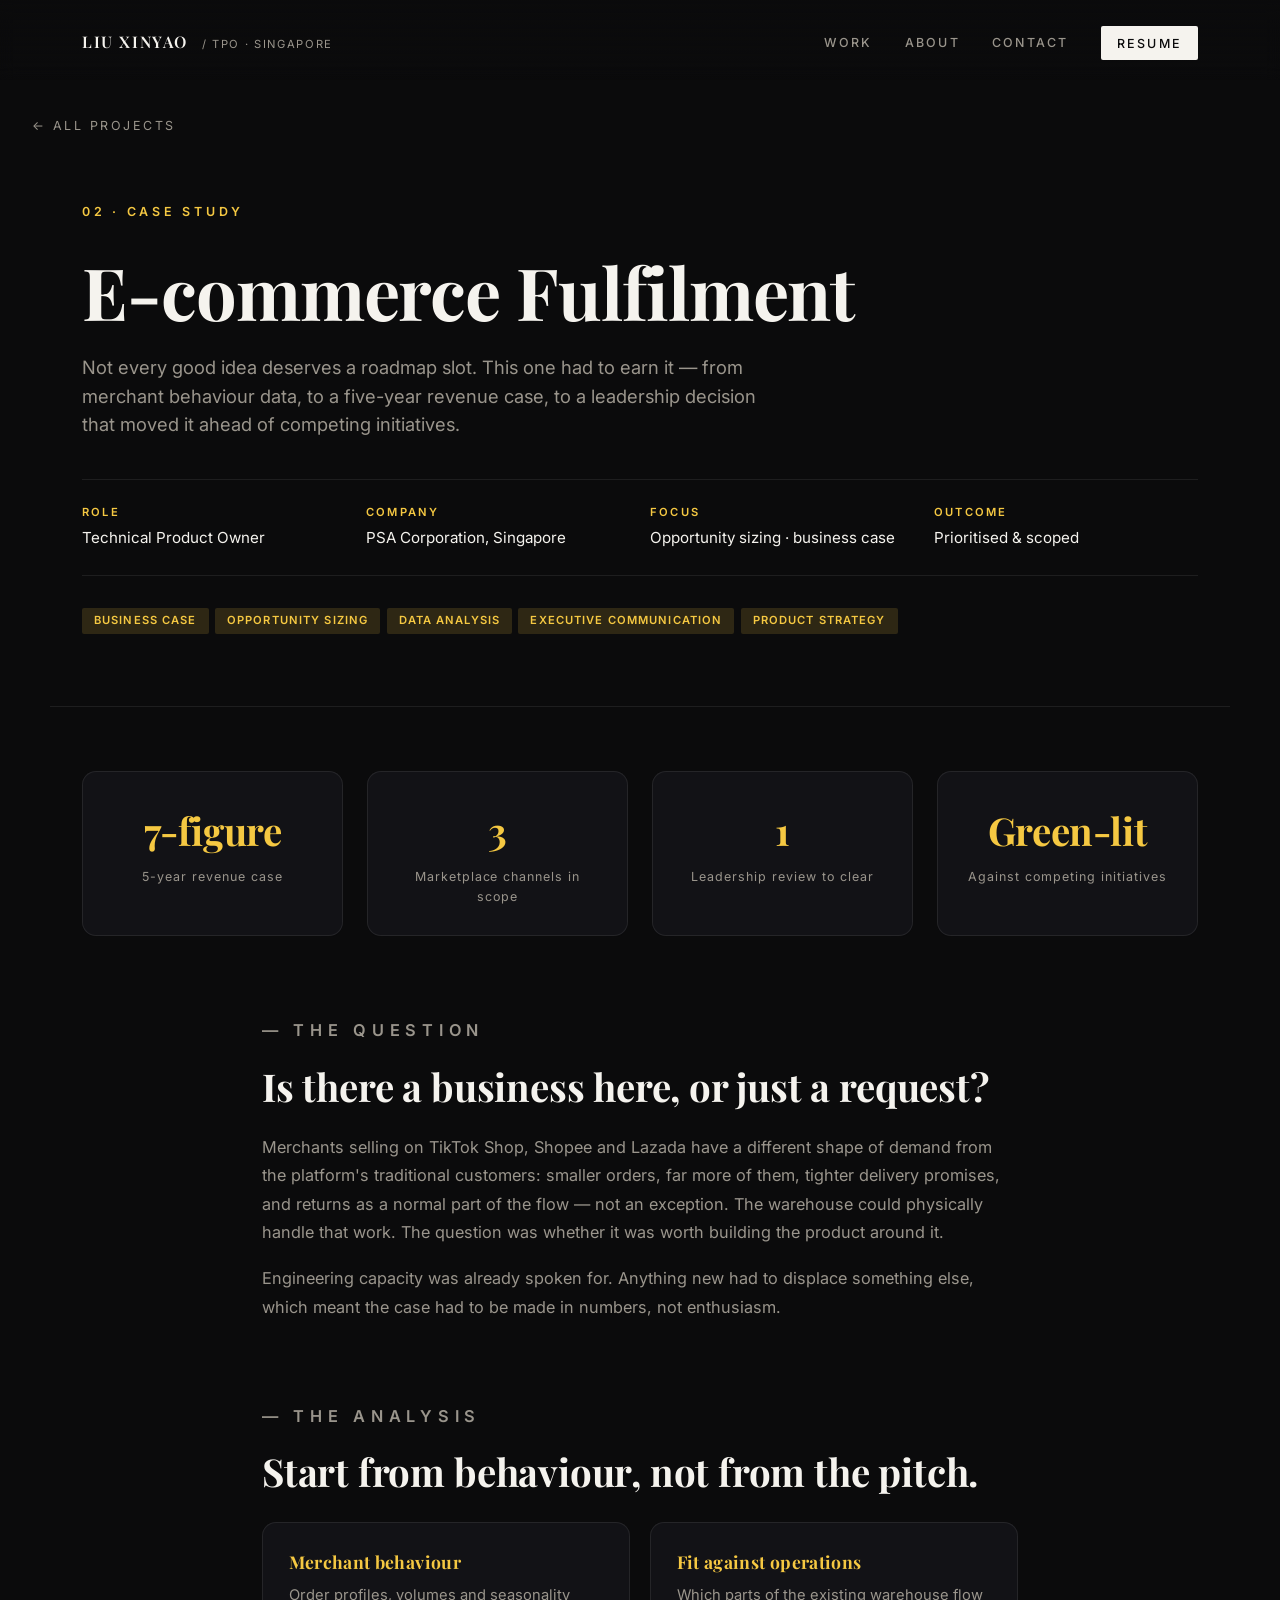
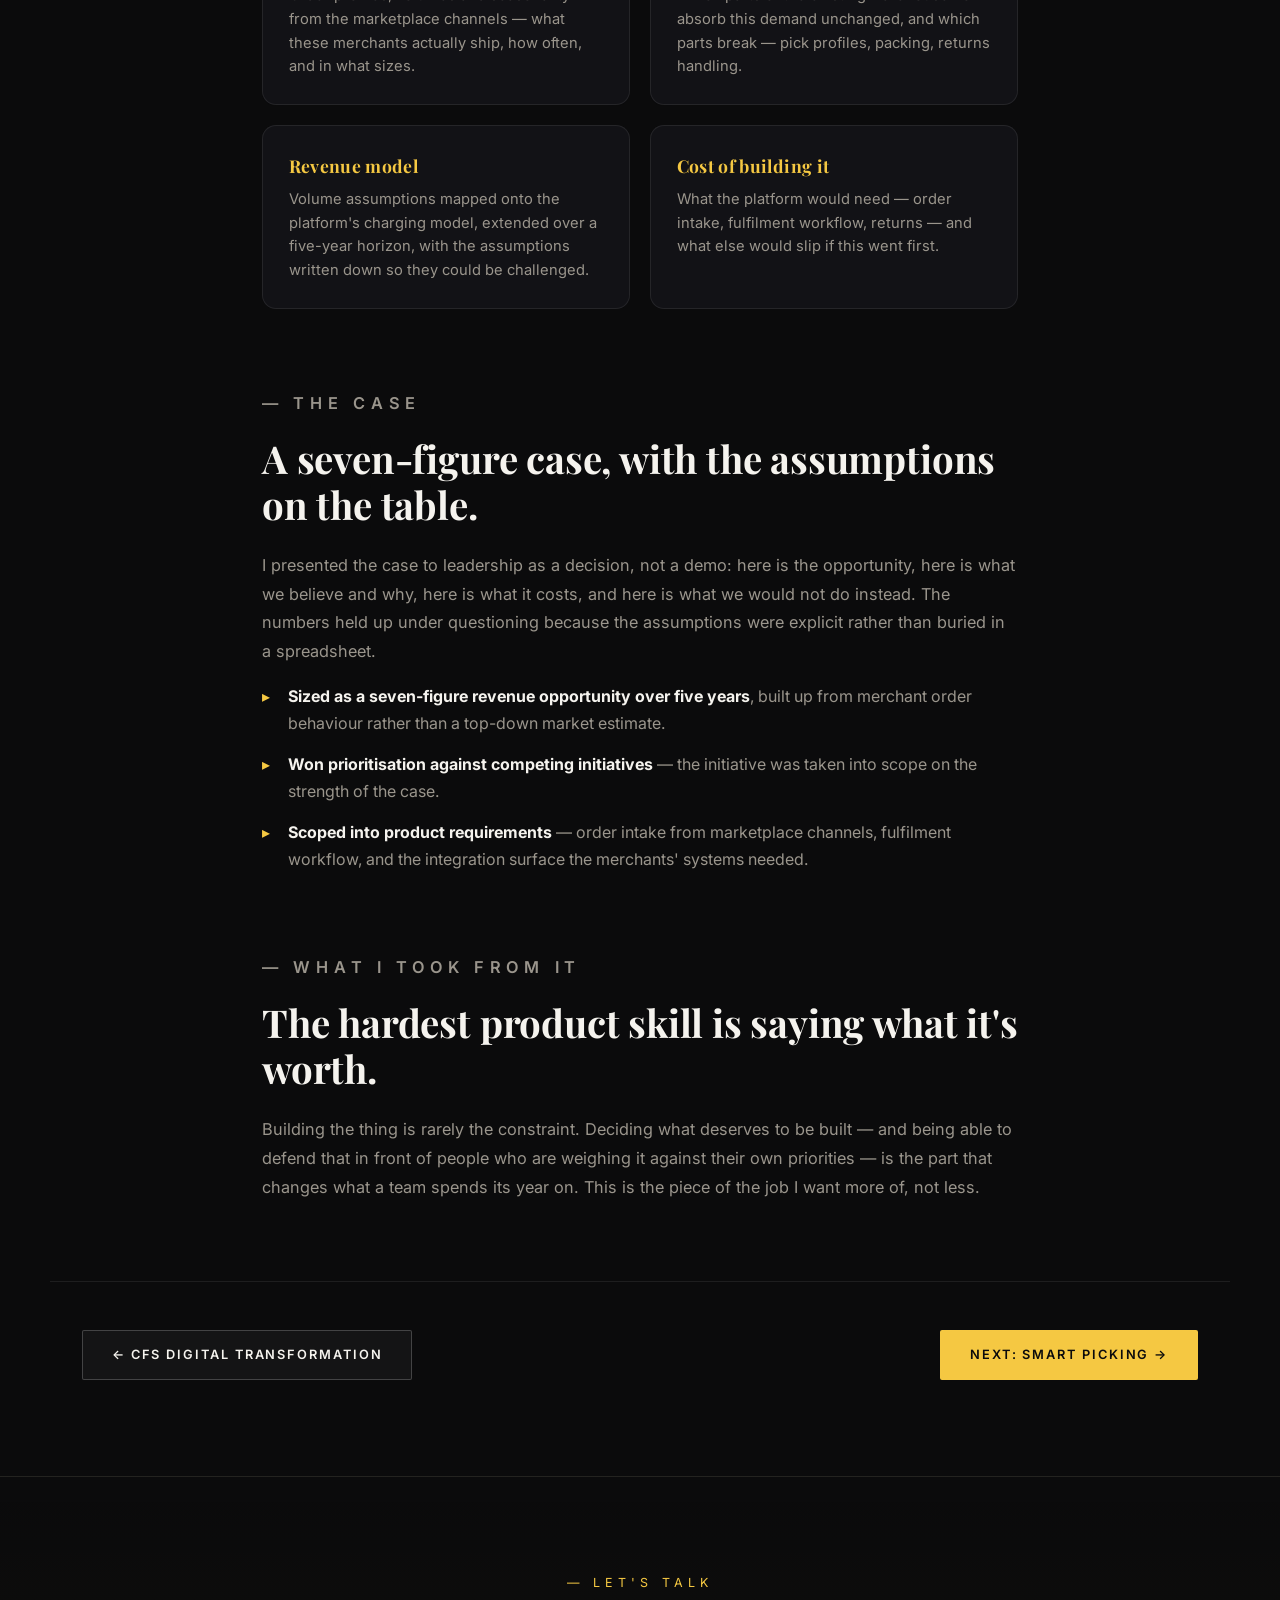
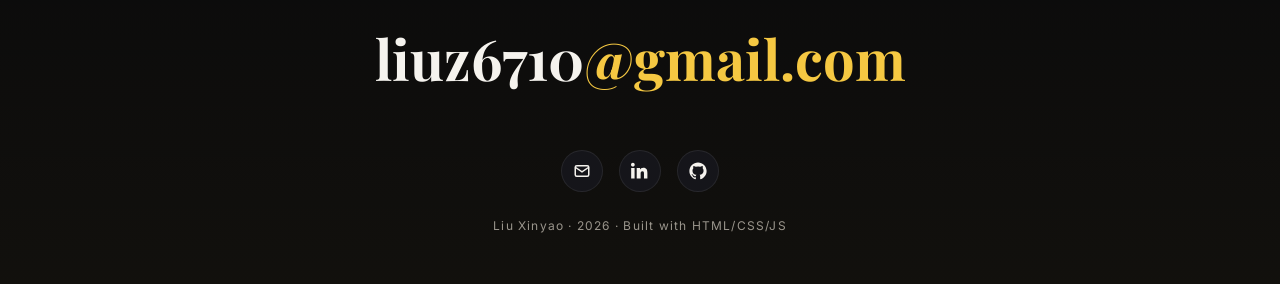
<file: projects/ecommerce.html>
<!DOCTYPE html>
<html lang="en">
<head>
  <meta charset="UTF-8" />
  <meta name="viewport" content="width=device-width, initial-scale=1.0" />
  <title>E-commerce Fulfilment Business Case — Liu Xinyao</title>
  <meta name="description" content="Sizing a new e-commerce fulfilment opportunity from merchant behaviour data into a seven-figure five-year revenue case, presented to leadership and prioritised." />
  <link rel="preconnect" href="https://fonts.googleapis.com" />
  <link rel="preconnect" href="https://fonts.gstatic.com" crossorigin />
  <link href="https://fonts.googleapis.com/css2?family=Playfair+Display:wght@600;700;900&family=Inter:wght@300;400;500;600;700&display=swap" rel="stylesheet" />
  <link rel="icon" href="../favicon.svg" type="image/svg+xml" />
  <meta property="og:type" content="article" />
  <meta property="og:image" content="https://liu-xinyao.github.io/img/me-hero.jpg" />
  <meta property="og:url" content="https://liu-xinyao.github.io/projects/ecommerce.html" />
  <meta property="og:title" content="E-commerce Fulfilment Business Case — Liu Xinyao" />
  <link rel="stylesheet" href="../styles.css" />
</head>
<body>
  <!-- 同一个背景视频，整页贯穿 -->
  <div class="bg" aria-hidden="true">
    <video class="hero-video" muted playsinline preload="auto" disablepictureinpicture>
      <source src="../video/hero.mp4" type="video/mp4" />
    </video>
    <div class="bg-overlay"></div>
  </div>

  <div class="scroll-progress" id="scrollProgress"></div>
  <div class="ring-progress" id="ringProgress" aria-hidden="true">
    <svg viewBox="0 0 44 44">
      <circle class="ring-track" cx="22" cy="22" r="18" />
      <circle class="ring-fill"  cx="22" cy="22" r="18" />
    </svg>
    <span class="ring-pct">0%</span>
  </div>

  <header class="site-header">
    <nav class="nav container">
      <a href="../index.html" class="logo">LIU XINYAO <span class="logo-sub">/ TPO · SINGAPORE</span></a>
      <ul class="nav-links">
        <li><a href="../index.html#projects">Work</a></li>
        <li><a href="../index.html#about">About</a></li>
        <li><a href="../index.html#contact">Contact</a></li>
        <li><a href="../resume.pdf" class="nav-cta" download>Resume</a></li>
      </ul>
    </nav>
  </header>

  <main class="project-detail">
    <a href="../index.html#projects" class="back-link">← All Projects</a>

    <header class="project-hero container">
      <p class="project-num">02 · CASE STUDY</p>
      <h1 class="project-title">E-commerce Fulfilment</h1>
      <p class="project-lead">
        Not every good idea deserves a roadmap slot. This one had to earn it —
        from merchant behaviour data, to a five-year revenue case, to a
        leadership decision that moved it ahead of competing initiatives.
      </p>
      <ul class="project-meta">
        <li><span class="meta-label">Role</span><span>Technical Product Owner</span></li>
        <li><span class="meta-label">Company</span><span>PSA Corporation, Singapore</span></li>
        <li><span class="meta-label">Focus</span><span>Opportunity sizing · business case</span></li>
        <li><span class="meta-label">Outcome</span><span>Prioritised &amp; scoped</span></li>
      </ul>
      <div class="tags">
        <span class="tag">Business Case</span>
        <span class="tag">Opportunity Sizing</span>
        <span class="tag">Data Analysis</span>
        <span class="tag">Executive Communication</span>
        <span class="tag">Product Strategy</span>
      </div>
    </header>

    <section class="stats container">
      <div class="stat">
        <p class="stat-num">7-figure</p>
        <p class="stat-label">5-year revenue case</p>
      </div>
      <div class="stat">
        <p class="stat-num">3</p>
        <p class="stat-label">Marketplace channels in scope</p>
      </div>
      <div class="stat">
        <p class="stat-num">1</p>
        <p class="stat-label">Leadership review to clear</p>
      </div>
      <div class="stat">
        <p class="stat-num">Green-lit</p>
        <p class="stat-label">Against competing initiatives</p>
      </div>
    </section>

    <section class="detail-section container">
      <p class="detail-eyebrow">— THE QUESTION</p>
      <h2>Is there a business here, or just a request?</h2>
      <p>
        Merchants selling on TikTok Shop, Shopee and Lazada have a different
        shape of demand from the platform's traditional customers: smaller
        orders, far more of them, tighter delivery promises, and returns as a
        normal part of the flow — not an exception. The warehouse could
        physically handle that work. The question was whether it was worth
        building the product around it.
      </p>
      <p>
        Engineering capacity was already spoken for. Anything new had to
        displace something else, which meant the case had to be made in
        numbers, not enthusiasm.
      </p>
    </section>

    <section class="detail-section container">
      <p class="detail-eyebrow">— THE ANALYSIS</p>
      <h2>Start from behaviour, not from the pitch.</h2>
      <div class="arch-grid">
        <div class="arch-card">
          <h3>Merchant behaviour</h3>
          <p>Order profiles, volumes and seasonality from the marketplace channels — what these merchants actually ship, how often, and in what sizes.</p>
        </div>
        <div class="arch-card">
          <h3>Fit against operations</h3>
          <p>Which parts of the existing warehouse flow absorb this demand unchanged, and which parts break — pick profiles, packing, returns handling.</p>
        </div>
        <div class="arch-card">
          <h3>Revenue model</h3>
          <p>Volume assumptions mapped onto the platform's charging model, extended over a five-year horizon, with the assumptions written down so they could be challenged.</p>
        </div>
        <div class="arch-card">
          <h3>Cost of building it</h3>
          <p>What the platform would need — order intake, fulfilment workflow, returns — and what else would slip if this went first.</p>
        </div>
      </div>
    </section>

    <section class="detail-section container">
      <p class="detail-eyebrow">— THE CASE</p>
      <h2>A seven-figure case, with the assumptions on the table.</h2>
      <p>
        I presented the case to leadership as a decision, not a demo: here is
        the opportunity, here is what we believe and why, here is what it
        costs, and here is what we would not do instead. The numbers held up
        under questioning because the assumptions were explicit rather than
        buried in a spreadsheet.
      </p>
      <ul class="bullet-list">
        <li><strong>Sized as a seven-figure revenue opportunity over five years</strong>, built up from merchant order behaviour rather than a top-down market estimate.</li>
        <li><strong>Won prioritisation against competing initiatives</strong> — the initiative was taken into scope on the strength of the case.</li>
        <li><strong>Scoped into product requirements</strong> — order intake from marketplace channels, fulfilment workflow, and the integration surface the merchants' systems needed.</li>
      </ul>
    </section>

    <section class="detail-section container">
      <p class="detail-eyebrow">— WHAT I TOOK FROM IT</p>
      <h2>The hardest product skill is saying what it's worth.</h2>
      <p>
        Building the thing is rarely the constraint. Deciding what deserves to
        be built — and being able to defend that in front of people who are
        weighing it against their own priorities — is the part that changes
        what a team spends its year on. This is the piece of the job I want
        more of, not less.
      </p>
    </section>

    <nav class="project-nav container">
      <a href="cfs.html" class="btn btn-ghost">← CFS Digital Transformation</a>
      <a href="smart-picking.html" class="btn btn-primary">Next: Smart Picking →</a>
    </nav>
  </main>

  <footer class="site-footer">
    <div class="container">
      <p class="footer-eyebrow">— LET'S TALK</p>
      <h2 class="footer-title">liuz6710<span class="accent-text">@gmail.com</span></h2>
      <div class="social-icons">
        <a href="mailto:liuz6710@gmail.com" aria-label="Email">
          <svg viewBox="0 0 24 24" fill="none" stroke="currentColor" stroke-width="2"><rect x="3" y="5" width="18" height="14" rx="2"/><path d="M3 7l9 6 9-6"/></svg>
        </a>
        <a href="https://www.linkedin.com/in/xinyao-liu-a52550219/" target="_blank" rel="noopener" aria-label="LinkedIn">
          <svg viewBox="0 0 24 24" fill="currentColor"><path d="M4.98 3.5C4.98 4.88 3.87 6 2.5 6S0 4.88 0 3.5 1.11 1 2.5 1s2.48 1.12 2.48 2.5zM.22 8h4.56v14H.22V8zm7.4 0h4.37v1.91h.06c.61-1.16 2.1-2.39 4.33-2.39 4.63 0 5.48 3.05 5.48 7.02V22h-4.56v-6.21c0-1.48-.03-3.39-2.06-3.39-2.07 0-2.39 1.62-2.39 3.29V22H7.62V8z"/></svg>
        </a>
        <a href="https://github.com/liu-xinyao" target="_blank" rel="noopener" aria-label="GitHub">
          <svg viewBox="0 0 24 24" fill="currentColor"><path d="M12 .5C5.65.5.5 5.65.5 12c0 5.08 3.29 9.39 7.86 10.91.58.11.79-.25.79-.55 0-.27-.01-.99-.02-1.95-3.2.69-3.88-1.54-3.88-1.54-.52-1.33-1.27-1.69-1.27-1.69-1.04-.71.08-.7.08-.7 1.15.08 1.76 1.18 1.76 1.18 1.02 1.76 2.69 1.25 3.35.96.1-.74.4-1.25.72-1.54-2.55-.29-5.24-1.28-5.24-5.69 0-1.26.45-2.28 1.18-3.09-.12-.29-.51-1.46.11-3.04 0 0 .97-.31 3.18 1.18a11 11 0 015.8 0c2.21-1.49 3.18-1.18 3.18-1.18.63 1.58.23 2.75.11 3.04.74.81 1.18 1.83 1.18 3.09 0 4.42-2.69 5.4-5.26 5.69.41.36.78 1.06.78 2.14 0 1.55-.01 2.8-.01 3.18 0 .31.21.67.8.55C20.21 21.38 23.5 17.08 23.5 12 23.5 5.65 18.35.5 12 .5z"/></svg>
        </a>
      </div>
      <p class="footer-text">Liu Xinyao · <span id="year"></span> · Built with HTML/CSS/JS</p>
    </div>
  </footer>

  <script src="../script.js"></script>
</body>
</html>
</file>
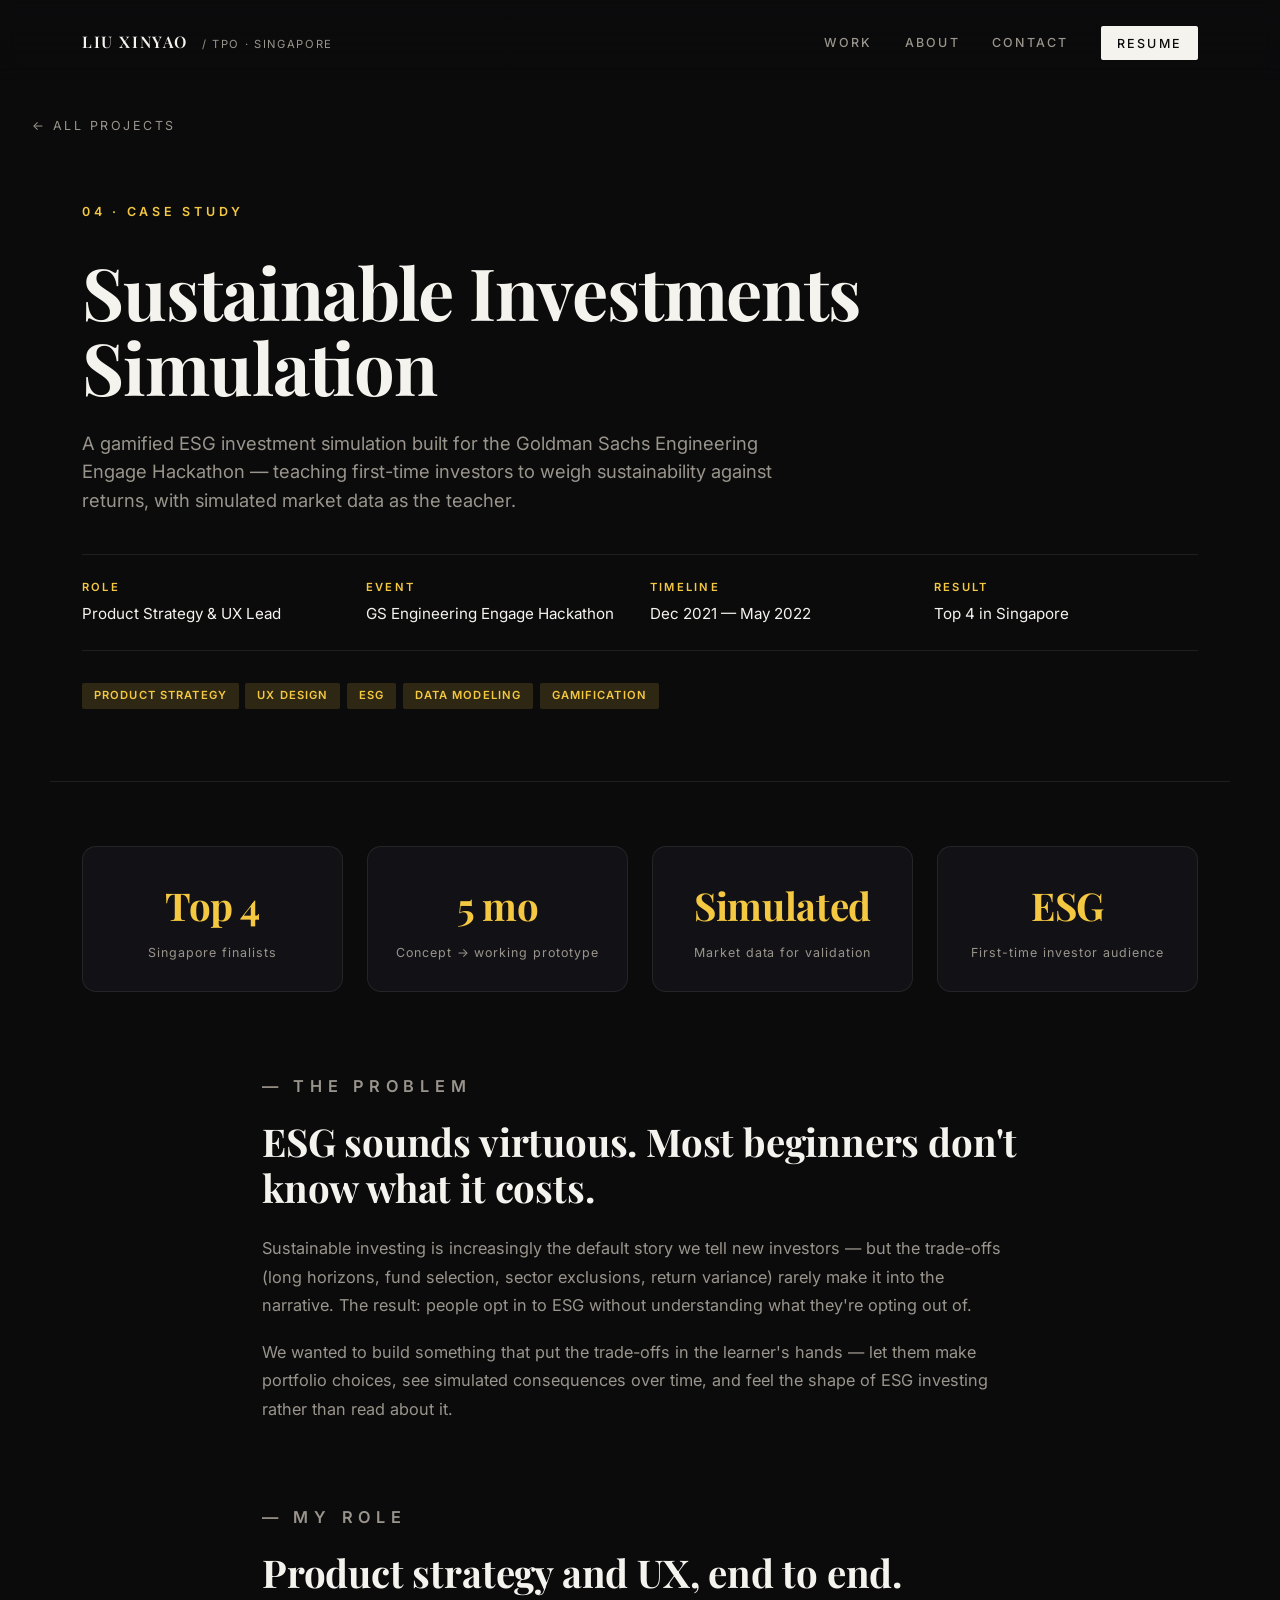
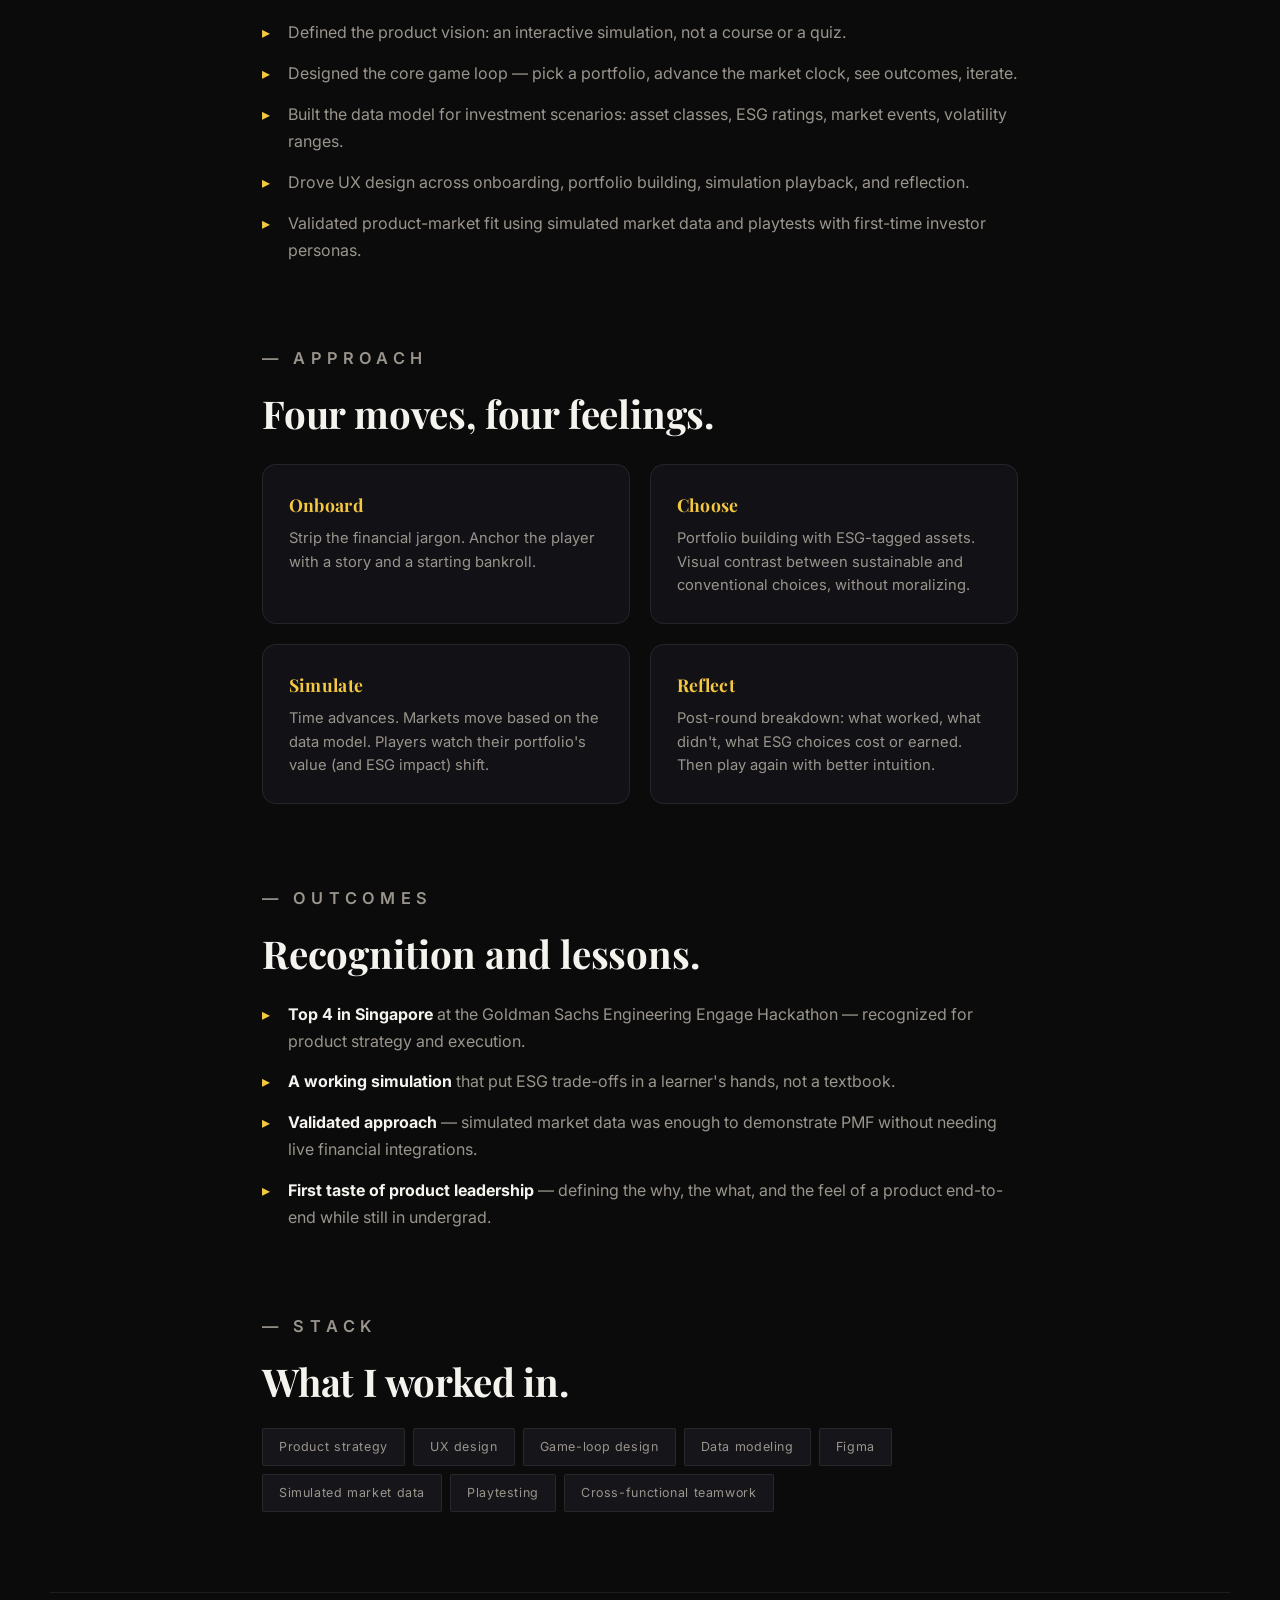
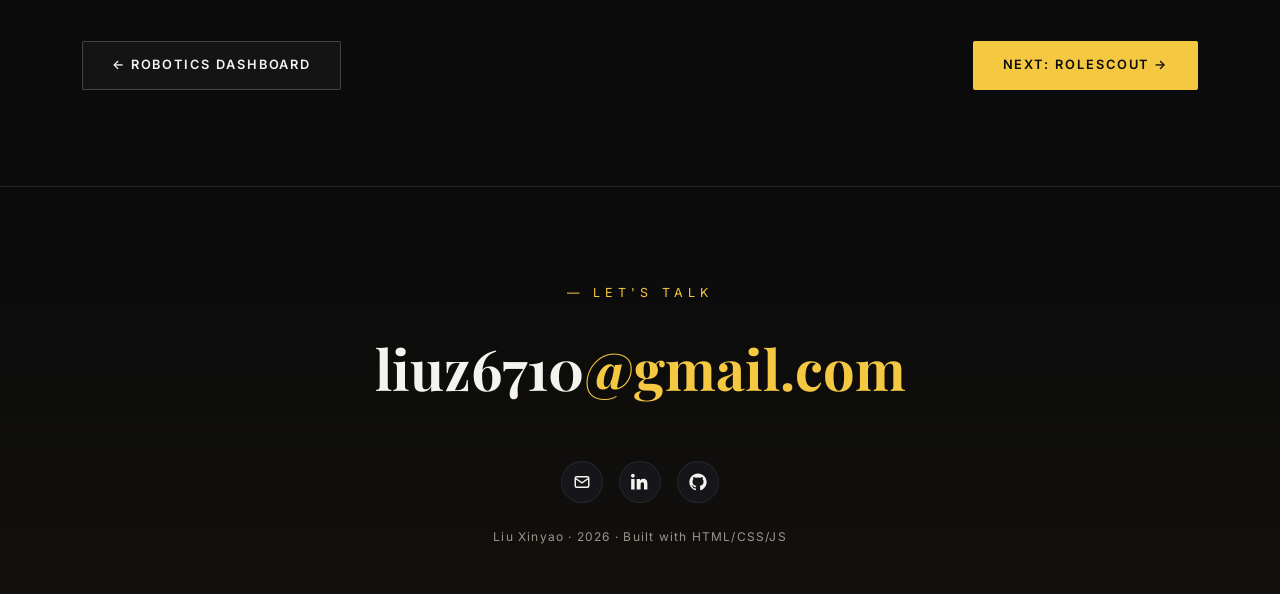
<file: projects/esg-sim.html>
<!DOCTYPE html>
<html lang="en">
<head>
  <meta charset="UTF-8" />
  <meta name="viewport" content="width=device-width, initial-scale=1.0" />
  <title>Sustainable Investments Simulation — Liu Xinyao</title>
  <meta name="description" content="Gamified ESG investment simulation built for the Goldman Sachs Engineering Engage Hackathon — Top 4 in Singapore." />
  <link rel="preconnect" href="https://fonts.googleapis.com" />
  <link rel="preconnect" href="https://fonts.gstatic.com" crossorigin />
  <link href="https://fonts.googleapis.com/css2?family=Playfair+Display:wght@600;700;900&family=Inter:wght@300;400;500;600;700&display=swap" rel="stylesheet" />
  <link rel="icon" href="../favicon.svg" type="image/svg+xml" />
  <meta property="og:type" content="article" />
  <meta property="og:image" content="https://liu-xinyao.github.io/img/me-hero.jpg" />
  <meta property="og:url" content="https://liu-xinyao.github.io/projects/esg-sim.html" />
  <meta property="og:title" content="Sustainable Investments Simulation — Liu Xinyao" />
  <link rel="stylesheet" href="../styles.css" />
</head>
<body>
  <div class="bg" aria-hidden="true">
    <video class="hero-video" muted playsinline preload="auto" disablepictureinpicture>
      <source src="../video/hero.mp4" type="video/mp4" />
    </video>
    <div class="bg-overlay"></div>
  </div>

  <div class="scroll-progress" id="scrollProgress"></div>
  <div class="ring-progress" id="ringProgress" aria-hidden="true">
    <svg viewBox="0 0 44 44">
      <circle class="ring-track" cx="22" cy="22" r="18" />
      <circle class="ring-fill"  cx="22" cy="22" r="18" />
    </svg>
    <span class="ring-pct">0%</span>
  </div>

  <header class="site-header">
    <nav class="nav container">
      <a href="../index.html" class="logo">LIU XINYAO <span class="logo-sub">/ TPO · SINGAPORE</span></a>
      <ul class="nav-links">
        <li><a href="../index.html#projects">Work</a></li>
        <li><a href="../index.html#about">About</a></li>
        <li><a href="../index.html#contact">Contact</a></li>
        <li><a href="../resume.pdf" class="nav-cta" download>Resume</a></li>
      </ul>
    </nav>
  </header>

  <main class="project-detail">
    <a href="../index.html#projects" class="back-link">← All Projects</a>

    <!-- ========== HERO ========== -->
    <header class="project-hero container">
      <p class="project-num">04 · CASE STUDY</p>
      <h1 class="project-title">Sustainable Investments Simulation</h1>
      <p class="project-lead">
        A gamified ESG investment simulation built for the Goldman Sachs
        Engineering Engage Hackathon — teaching first-time investors to
        weigh sustainability against returns, with simulated market data
        as the teacher.
      </p>
      <ul class="project-meta">
        <li><span class="meta-label">Role</span><span>Product Strategy &amp; UX Lead</span></li>
        <li><span class="meta-label">Event</span><span>GS Engineering Engage Hackathon</span></li>
        <li><span class="meta-label">Timeline</span><span>Dec 2021 — May 2022</span></li>
        <li><span class="meta-label">Result</span><span>Top 4 in Singapore</span></li>
      </ul>
      <div class="tags">
        <span class="tag">Product Strategy</span>
        <span class="tag">UX Design</span>
        <span class="tag">ESG</span>
        <span class="tag">Data Modeling</span>
        <span class="tag">Gamification</span>
      </div>
    </header>

    <!-- ========== STATS ========== -->
    <section class="stats container">
      <div class="stat">
        <p class="stat-num">Top 4</p>
        <p class="stat-label">Singapore finalists</p>
      </div>
      <div class="stat">
        <p class="stat-num">5 mo</p>
        <p class="stat-label">Concept → working prototype</p>
      </div>
      <div class="stat">
        <p class="stat-num">Simulated</p>
        <p class="stat-label">Market data for validation</p>
      </div>
      <div class="stat">
        <p class="stat-num">ESG</p>
        <p class="stat-label">First-time investor audience</p>
      </div>
    </section>

    <!-- ========== PROBLEM ========== -->
    <section class="detail-section container">
      <p class="detail-eyebrow">— THE PROBLEM</p>
      <h2>ESG sounds virtuous. Most beginners don't know what it costs.</h2>
      <p>
        Sustainable investing is increasingly the default story we tell
        new investors — but the trade-offs (long horizons, fund selection,
        sector exclusions, return variance) rarely make it into the
        narrative. The result: people opt in to ESG without understanding
        what they're opting out of.
      </p>
      <p>
        We wanted to build something that put the trade-offs in the
        learner's hands — let them make portfolio choices, see simulated
        consequences over time, and feel the shape of ESG investing rather
        than read about it.
      </p>
    </section>

    <!-- ========== ROLE ========== -->
    <section class="detail-section container">
      <p class="detail-eyebrow">— MY ROLE</p>
      <h2>Product strategy and UX, end to end.</h2>
      <ul class="bullet-list">
        <li>Defined the product vision: an interactive simulation, not a course or a quiz.</li>
        <li>Designed the core game loop — pick a portfolio, advance the market clock, see outcomes, iterate.</li>
        <li>Built the data model for investment scenarios: asset classes, ESG ratings, market events, volatility ranges.</li>
        <li>Drove UX design across onboarding, portfolio building, simulation playback, and reflection.</li>
        <li>Validated product-market fit using simulated market data and playtests with first-time investor personas.</li>
      </ul>
    </section>

    <!-- ========== APPROACH ========== -->
    <section class="detail-section container">
      <p class="detail-eyebrow">— APPROACH</p>
      <h2>Four moves, four feelings.</h2>
      <div class="arch-grid">
        <div class="arch-card">
          <h3>Onboard</h3>
          <p>Strip the financial jargon. Anchor the player with a story and a starting bankroll.</p>
        </div>
        <div class="arch-card">
          <h3>Choose</h3>
          <p>Portfolio building with ESG-tagged assets. Visual contrast between sustainable and conventional choices, without moralizing.</p>
        </div>
        <div class="arch-card">
          <h3>Simulate</h3>
          <p>Time advances. Markets move based on the data model. Players watch their portfolio's value (and ESG impact) shift.</p>
        </div>
        <div class="arch-card">
          <h3>Reflect</h3>
          <p>Post-round breakdown: what worked, what didn't, what ESG choices cost or earned. Then play again with better intuition.</p>
        </div>
      </div>
    </section>

    <!-- ========== OUTCOMES ========== -->
    <section class="detail-section container">
      <p class="detail-eyebrow">— OUTCOMES</p>
      <h2>Recognition and lessons.</h2>
      <ul class="bullet-list">
        <li><strong>Top 4 in Singapore</strong> at the Goldman Sachs Engineering Engage Hackathon — recognized for product strategy and execution.</li>
        <li><strong>A working simulation</strong> that put ESG trade-offs in a learner's hands, not a textbook.</li>
        <li><strong>Validated approach</strong> — simulated market data was enough to demonstrate PMF without needing live financial integrations.</li>
        <li><strong>First taste of product leadership</strong> — defining the why, the what, and the feel of a product end-to-end while still in undergrad.</li>
      </ul>
    </section>

    <!-- ========== STACK ========== -->
    <section class="detail-section container">
      <p class="detail-eyebrow">— STACK</p>
      <h2>What I worked in.</h2>
      <ul class="skill-list stack-grid">
        <li>Product strategy</li>
        <li>UX design</li>
        <li>Game-loop design</li>
        <li>Data modeling</li>
        <li>Figma</li>
        <li>Simulated market data</li>
        <li>Playtesting</li>
        <li>Cross-functional teamwork</li>
      </ul>
    </section>

    <nav class="project-nav container">
      <a href="robotics.html" class="btn btn-ghost">← Robotics Dashboard</a>
      <a href="rolescout.html" class="btn btn-primary">Next: RoleScout →</a>
    </nav>
  </main>

  <footer class="site-footer">
    <div class="container">
      <p class="footer-eyebrow">— LET'S TALK</p>
      <h2 class="footer-title">liuz6710<span class="accent-text">@gmail.com</span></h2>
      <div class="social-icons">
        <a href="mailto:liuz6710@gmail.com" aria-label="Email">
          <svg viewBox="0 0 24 24" fill="none" stroke="currentColor" stroke-width="2"><rect x="3" y="5" width="18" height="14" rx="2"/><path d="M3 7l9 6 9-6"/></svg>
        </a>
        <a href="https://www.linkedin.com/in/xinyao-liu-a52550219/" target="_blank" rel="noopener" aria-label="LinkedIn">
          <svg viewBox="0 0 24 24" fill="currentColor"><path d="M4.98 3.5C4.98 4.88 3.87 6 2.5 6S0 4.88 0 3.5 1.11 1 2.5 1s2.48 1.12 2.48 2.5zM.22 8h4.56v14H.22V8zm7.4 0h4.37v1.91h.06c.61-1.16 2.1-2.39 4.33-2.39 4.63 0 5.48 3.05 5.48 7.02V22h-4.56v-6.21c0-1.48-.03-3.39-2.06-3.39-2.07 0-2.39 1.62-2.39 3.29V22H7.62V8z"/></svg>
        </a>
        <a href="https://github.com/liu-xinyao" target="_blank" rel="noopener" aria-label="GitHub">
          <svg viewBox="0 0 24 24" fill="currentColor"><path d="M12 .5C5.65.5.5 5.65.5 12c0 5.08 3.29 9.39 7.86 10.91.58.11.79-.25.79-.55 0-.27-.01-.99-.02-1.95-3.2.69-3.88-1.54-3.88-1.54-.52-1.33-1.27-1.69-1.27-1.69-1.04-.71.08-.7.08-.7 1.15.08 1.76 1.18 1.76 1.18 1.02 1.76 2.69 1.25 3.35.96.1-.74.4-1.25.72-1.54-2.55-.29-5.24-1.28-5.24-5.69 0-1.26.45-2.28 1.18-3.09-.12-.29-.51-1.46.11-3.04 0 0 .97-.31 3.18 1.18a11 11 0 015.8 0c2.21-1.49 3.18-1.18 3.18-1.18.63 1.58.23 2.75.11 3.04.74.81 1.18 1.83 1.18 3.09 0 4.42-2.69 5.4-5.26 5.69.41.36.78 1.06.78 2.14 0 1.55-.01 2.8-.01 3.18 0 .31.21.67.8.55C20.21 21.38 23.5 17.08 23.5 12 23.5 5.65 18.35.5 12 .5z"/></svg>
        </a>
      </div>
      <p class="footer-text">Liu Xinyao · <span id="year"></span> · Built with HTML/CSS/JS</p>
    </div>
  </footer>

  <script src="../script.js"></script>
</body>
</html>
</file>
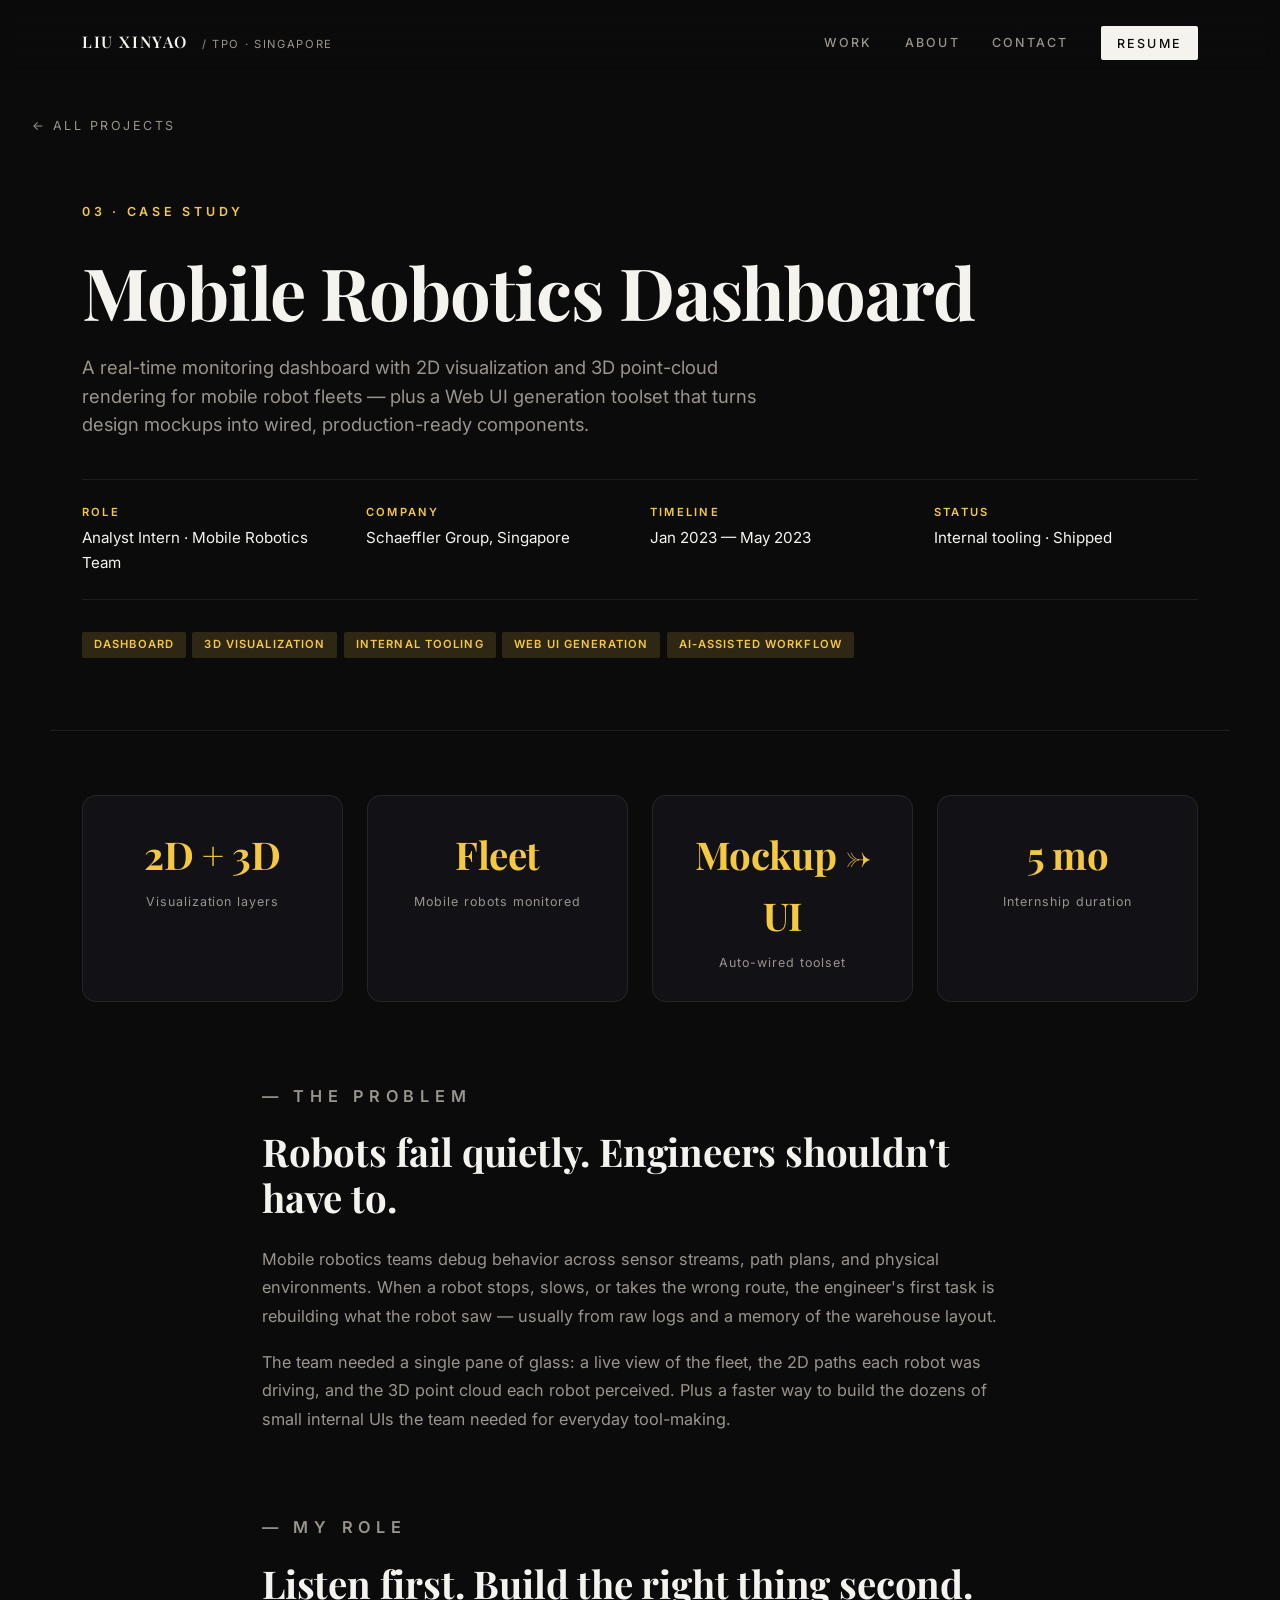
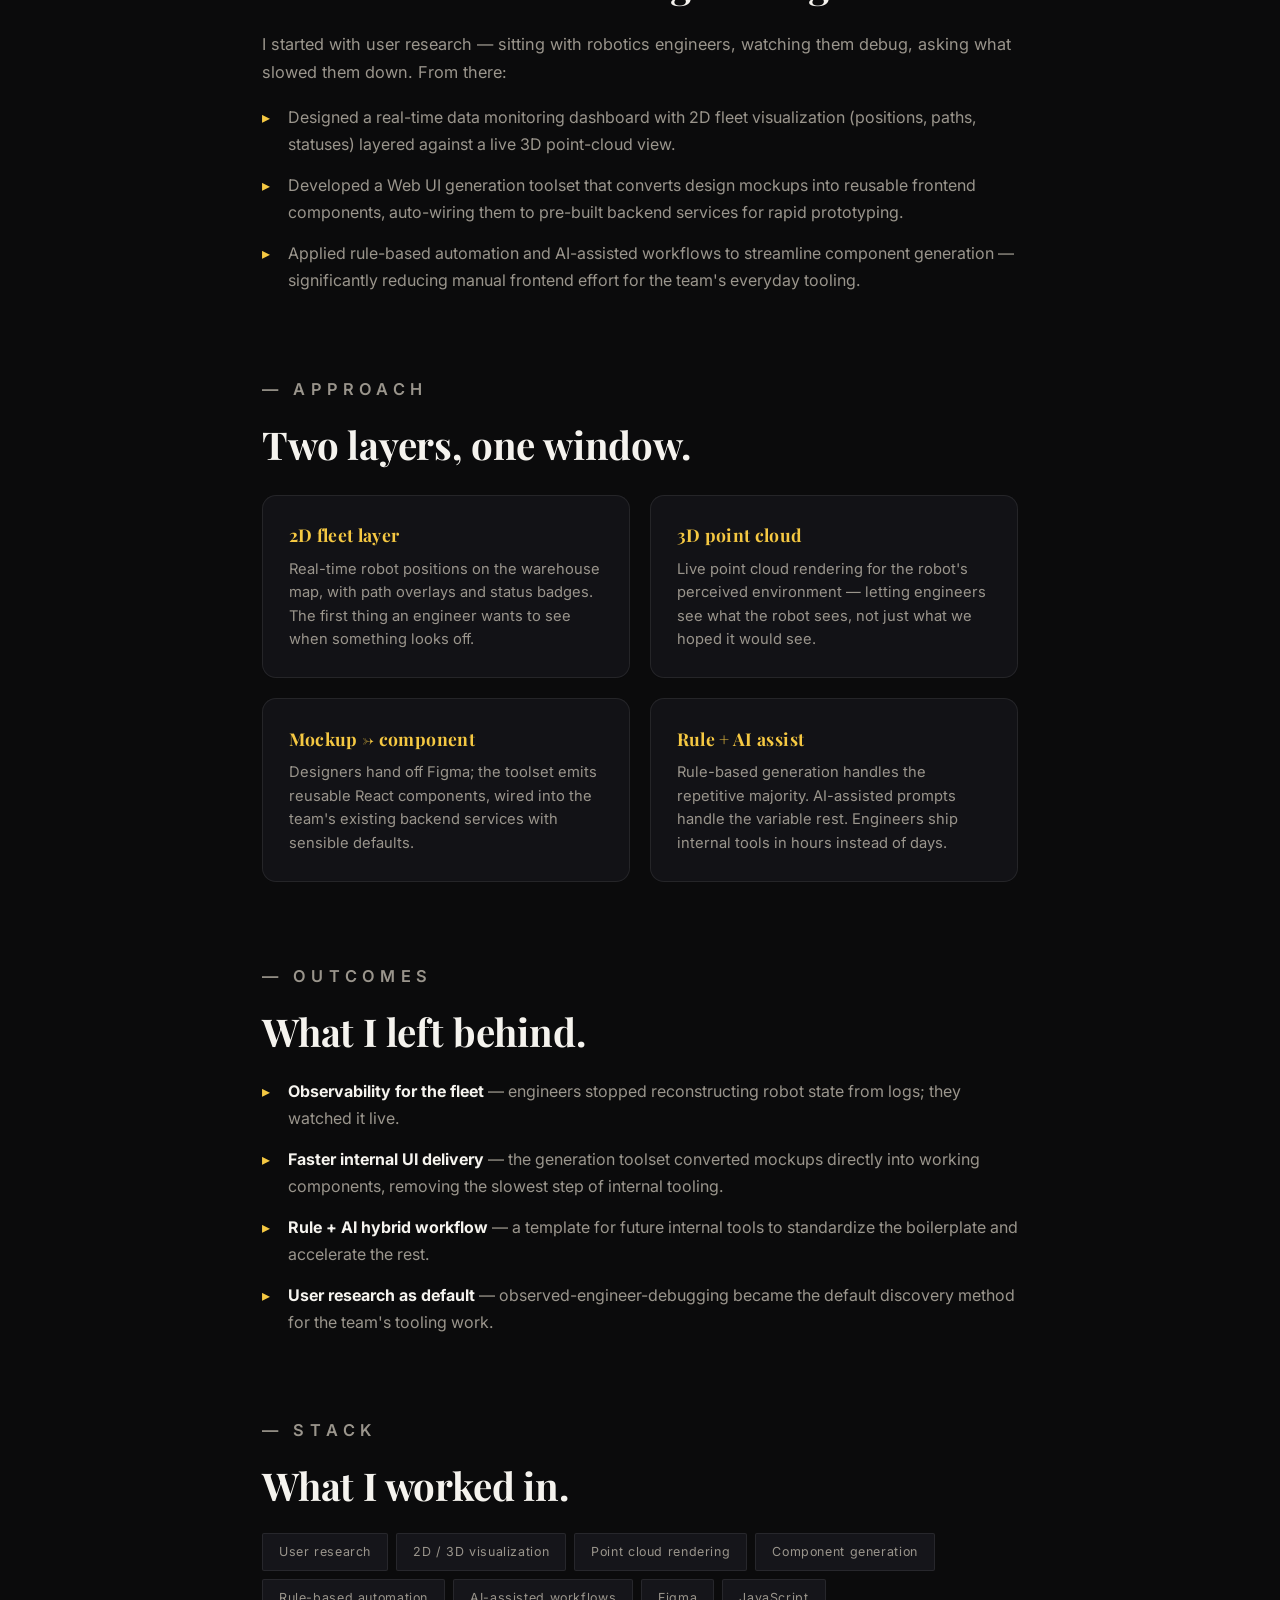
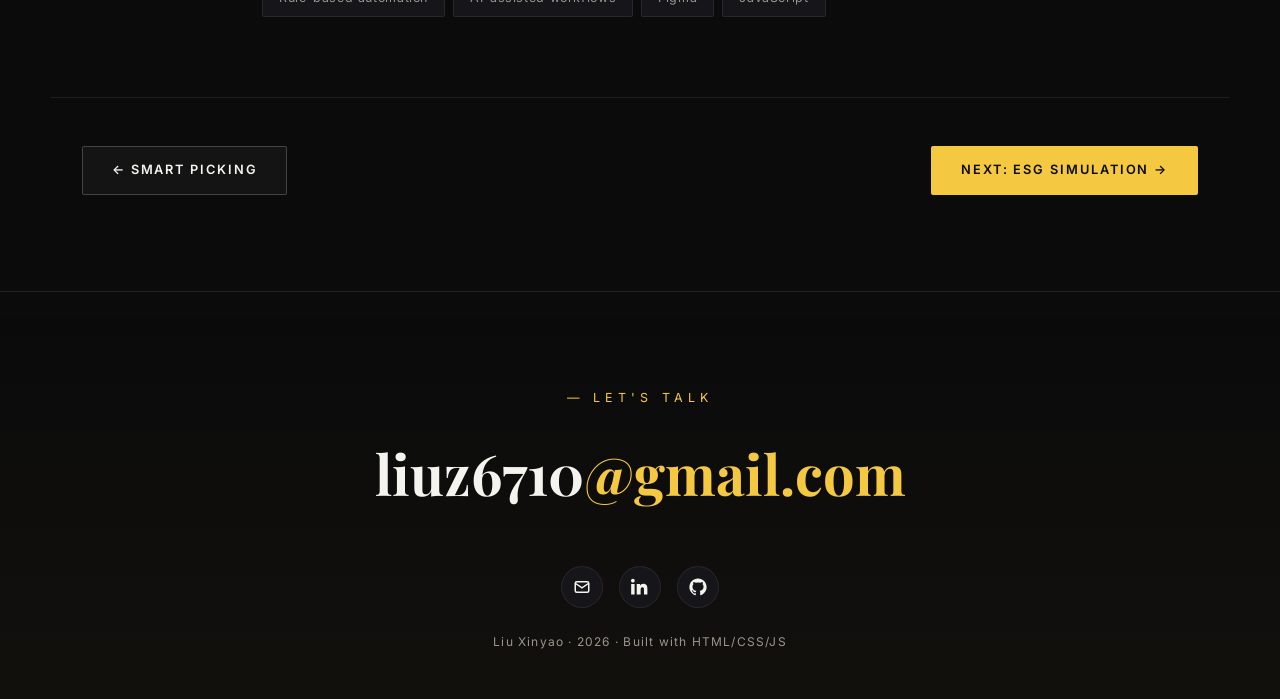
<file: projects/robotics.html>
<!DOCTYPE html>
<html lang="en">
<head>
  <meta charset="UTF-8" />
  <meta name="viewport" content="width=device-width, initial-scale=1.0" />
  <title>Mobile Robotics Dashboard — Liu Xinyao</title>
  <meta name="description" content="Real-time 2D + 3D monitoring dashboard and Web UI generation toolset for Schaeffler's mobile robotics fleet. Internship case study." />
  <link rel="preconnect" href="https://fonts.googleapis.com" />
  <link rel="preconnect" href="https://fonts.gstatic.com" crossorigin />
  <link href="https://fonts.googleapis.com/css2?family=Playfair+Display:wght@600;700;900&family=Inter:wght@300;400;500;600;700&display=swap" rel="stylesheet" />
  <link rel="icon" href="../favicon.svg" type="image/svg+xml" />
  <meta property="og:type" content="article" />
  <meta property="og:image" content="https://liu-xinyao.github.io/img/me-hero.jpg" />
  <meta property="og:url" content="https://liu-xinyao.github.io/projects/robotics.html" />
  <meta property="og:title" content="Mobile Robotics Dashboard — Liu Xinyao" />
  <link rel="stylesheet" href="../styles.css" />
</head>
<body>
  <div class="bg" aria-hidden="true">
    <video class="hero-video" muted playsinline preload="auto" disablepictureinpicture>
      <source src="../video/hero.mp4" type="video/mp4" />
    </video>
    <div class="bg-overlay"></div>
  </div>

  <div class="scroll-progress" id="scrollProgress"></div>
  <div class="ring-progress" id="ringProgress" aria-hidden="true">
    <svg viewBox="0 0 44 44">
      <circle class="ring-track" cx="22" cy="22" r="18" />
      <circle class="ring-fill"  cx="22" cy="22" r="18" />
    </svg>
    <span class="ring-pct">0%</span>
  </div>

  <header class="site-header">
    <nav class="nav container">
      <a href="../index.html" class="logo">LIU XINYAO <span class="logo-sub">/ TPO · SINGAPORE</span></a>
      <ul class="nav-links">
        <li><a href="../index.html#projects">Work</a></li>
        <li><a href="../index.html#about">About</a></li>
        <li><a href="../index.html#contact">Contact</a></li>
        <li><a href="../resume.pdf" class="nav-cta" download>Resume</a></li>
      </ul>
    </nav>
  </header>

  <main class="project-detail">
    <a href="../index.html#projects" class="back-link">← All Projects</a>

    <!-- ========== HERO ========== -->
    <header class="project-hero container">
      <p class="project-num">03 · CASE STUDY</p>
      <h1 class="project-title">Mobile Robotics Dashboard</h1>
      <p class="project-lead">
        A real-time monitoring dashboard with 2D visualization and 3D
        point-cloud rendering for mobile robot fleets — plus a Web UI
        generation toolset that turns design mockups into wired,
        production-ready components.
      </p>
      <ul class="project-meta">
        <li><span class="meta-label">Role</span><span>Analyst Intern · Mobile Robotics Team</span></li>
        <li><span class="meta-label">Company</span><span>Schaeffler Group, Singapore</span></li>
        <li><span class="meta-label">Timeline</span><span>Jan 2023 — May 2023</span></li>
        <li><span class="meta-label">Status</span><span>Internal tooling · Shipped</span></li>
      </ul>
      <div class="tags">
        <span class="tag">Dashboard</span>
        <span class="tag">3D Visualization</span>
        <span class="tag">Internal Tooling</span>
        <span class="tag">Web UI Generation</span>
        <span class="tag">AI-assisted Workflow</span>
      </div>
    </header>

    <!-- ========== STATS ========== -->
    <section class="stats container">
      <div class="stat">
        <p class="stat-num">2D + 3D</p>
        <p class="stat-label">Visualization layers</p>
      </div>
      <div class="stat">
        <p class="stat-num">Fleet</p>
        <p class="stat-label">Mobile robots monitored</p>
      </div>
      <div class="stat">
        <p class="stat-num">Mockup → UI</p>
        <p class="stat-label">Auto-wired toolset</p>
      </div>
      <div class="stat">
        <p class="stat-num">5 mo</p>
        <p class="stat-label">Internship duration</p>
      </div>
    </section>

    <!-- ========== PROBLEM ========== -->
    <section class="detail-section container">
      <p class="detail-eyebrow">— THE PROBLEM</p>
      <h2>Robots fail quietly. Engineers shouldn't have to.</h2>
      <p>
        Mobile robotics teams debug behavior across sensor streams, path
        plans, and physical environments. When a robot stops, slows, or
        takes the wrong route, the engineer's first task is rebuilding
        what the robot saw — usually from raw logs and a memory of the
        warehouse layout.
      </p>
      <p>
        The team needed a single pane of glass: a live view of the fleet,
        the 2D paths each robot was driving, and the 3D point cloud each
        robot perceived. Plus a faster way to build the dozens of small
        internal UIs the team needed for everyday tool-making.
      </p>
    </section>

    <!-- ========== ROLE ========== -->
    <section class="detail-section container">
      <p class="detail-eyebrow">— MY ROLE</p>
      <h2>Listen first. Build the right thing second.</h2>
      <p>
        I started with user research — sitting with robotics engineers,
        watching them debug, asking what slowed them down. From there:
      </p>
      <ul class="bullet-list">
        <li>Designed a real-time data monitoring dashboard with 2D fleet visualization (positions, paths, statuses) layered against a live 3D point-cloud view.</li>
        <li>Developed a Web UI generation toolset that converts design mockups into reusable frontend components, auto-wiring them to pre-built backend services for rapid prototyping.</li>
        <li>Applied rule-based automation and AI-assisted workflows to streamline component generation — significantly reducing manual frontend effort for the team's everyday tooling.</li>
      </ul>
    </section>

    <!-- ========== APPROACH ========== -->
    <section class="detail-section container">
      <p class="detail-eyebrow">— APPROACH</p>
      <h2>Two layers, one window.</h2>
      <div class="arch-grid">
        <div class="arch-card">
          <h3>2D fleet layer</h3>
          <p>Real-time robot positions on the warehouse map, with path overlays and status badges. The first thing an engineer wants to see when something looks off.</p>
        </div>
        <div class="arch-card">
          <h3>3D point cloud</h3>
          <p>Live point cloud rendering for the robot's perceived environment — letting engineers see what the robot sees, not just what we hoped it would see.</p>
        </div>
        <div class="arch-card">
          <h3>Mockup → component</h3>
          <p>Designers hand off Figma; the toolset emits reusable React components, wired into the team's existing backend services with sensible defaults.</p>
        </div>
        <div class="arch-card">
          <h3>Rule + AI assist</h3>
          <p>Rule-based generation handles the repetitive majority. AI-assisted prompts handle the variable rest. Engineers ship internal tools in hours instead of days.</p>
        </div>
      </div>
    </section>

    <!-- ========== OUTCOMES ========== -->
    <section class="detail-section container">
      <p class="detail-eyebrow">— OUTCOMES</p>
      <h2>What I left behind.</h2>
      <ul class="bullet-list">
        <li><strong>Observability for the fleet</strong> — engineers stopped reconstructing robot state from logs; they watched it live.</li>
        <li><strong>Faster internal UI delivery</strong> — the generation toolset converted mockups directly into working components, removing the slowest step of internal tooling.</li>
        <li><strong>Rule + AI hybrid workflow</strong> — a template for future internal tools to standardize the boilerplate and accelerate the rest.</li>
        <li><strong>User research as default</strong> — observed-engineer-debugging became the default discovery method for the team's tooling work.</li>
      </ul>
    </section>

    <!-- ========== STACK ========== -->
    <section class="detail-section container">
      <p class="detail-eyebrow">— STACK</p>
      <h2>What I worked in.</h2>
      <ul class="skill-list stack-grid">
        <li>User research</li>
        <li>2D / 3D visualization</li>
        <li>Point cloud rendering</li>
        <li>Component generation</li>
        <li>Rule-based automation</li>
        <li>AI-assisted workflows</li>
        <li>Figma</li>
        <li>JavaScript</li>
      </ul>
    </section>

    <nav class="project-nav container">
      <a href="smart-picking.html" class="btn btn-ghost">← Smart Picking</a>
      <a href="esg-sim.html" class="btn btn-primary">Next: ESG Simulation →</a>
    </nav>
  </main>

  <footer class="site-footer">
    <div class="container">
      <p class="footer-eyebrow">— LET'S TALK</p>
      <h2 class="footer-title">liuz6710<span class="accent-text">@gmail.com</span></h2>
      <div class="social-icons">
        <a href="mailto:liuz6710@gmail.com" aria-label="Email">
          <svg viewBox="0 0 24 24" fill="none" stroke="currentColor" stroke-width="2"><rect x="3" y="5" width="18" height="14" rx="2"/><path d="M3 7l9 6 9-6"/></svg>
        </a>
        <a href="https://www.linkedin.com/in/xinyao-liu-a52550219/" target="_blank" rel="noopener" aria-label="LinkedIn">
          <svg viewBox="0 0 24 24" fill="currentColor"><path d="M4.98 3.5C4.98 4.88 3.87 6 2.5 6S0 4.88 0 3.5 1.11 1 2.5 1s2.48 1.12 2.48 2.5zM.22 8h4.56v14H.22V8zm7.4 0h4.37v1.91h.06c.61-1.16 2.1-2.39 4.33-2.39 4.63 0 5.48 3.05 5.48 7.02V22h-4.56v-6.21c0-1.48-.03-3.39-2.06-3.39-2.07 0-2.39 1.62-2.39 3.29V22H7.62V8z"/></svg>
        </a>
        <a href="https://github.com/liu-xinyao" target="_blank" rel="noopener" aria-label="GitHub">
          <svg viewBox="0 0 24 24" fill="currentColor"><path d="M12 .5C5.65.5.5 5.65.5 12c0 5.08 3.29 9.39 7.86 10.91.58.11.79-.25.79-.55 0-.27-.01-.99-.02-1.95-3.2.69-3.88-1.54-3.88-1.54-.52-1.33-1.27-1.69-1.27-1.69-1.04-.71.08-.7.08-.7 1.15.08 1.76 1.18 1.76 1.18 1.02 1.76 2.69 1.25 3.35.96.1-.74.4-1.25.72-1.54-2.55-.29-5.24-1.28-5.24-5.69 0-1.26.45-2.28 1.18-3.09-.12-.29-.51-1.46.11-3.04 0 0 .97-.31 3.18 1.18a11 11 0 015.8 0c2.21-1.49 3.18-1.18 3.18-1.18.63 1.58.23 2.75.11 3.04.74.81 1.18 1.83 1.18 3.09 0 4.42-2.69 5.4-5.26 5.69.41.36.78 1.06.78 2.14 0 1.55-.01 2.8-.01 3.18 0 .31.21.67.8.55C20.21 21.38 23.5 17.08 23.5 12 23.5 5.65 18.35.5 12 .5z"/></svg>
        </a>
      </div>
      <p class="footer-text">Liu Xinyao · <span id="year"></span> · Built with HTML/CSS/JS</p>
    </div>
  </footer>

  <script src="../script.js"></script>
</body>
</html>
</file>
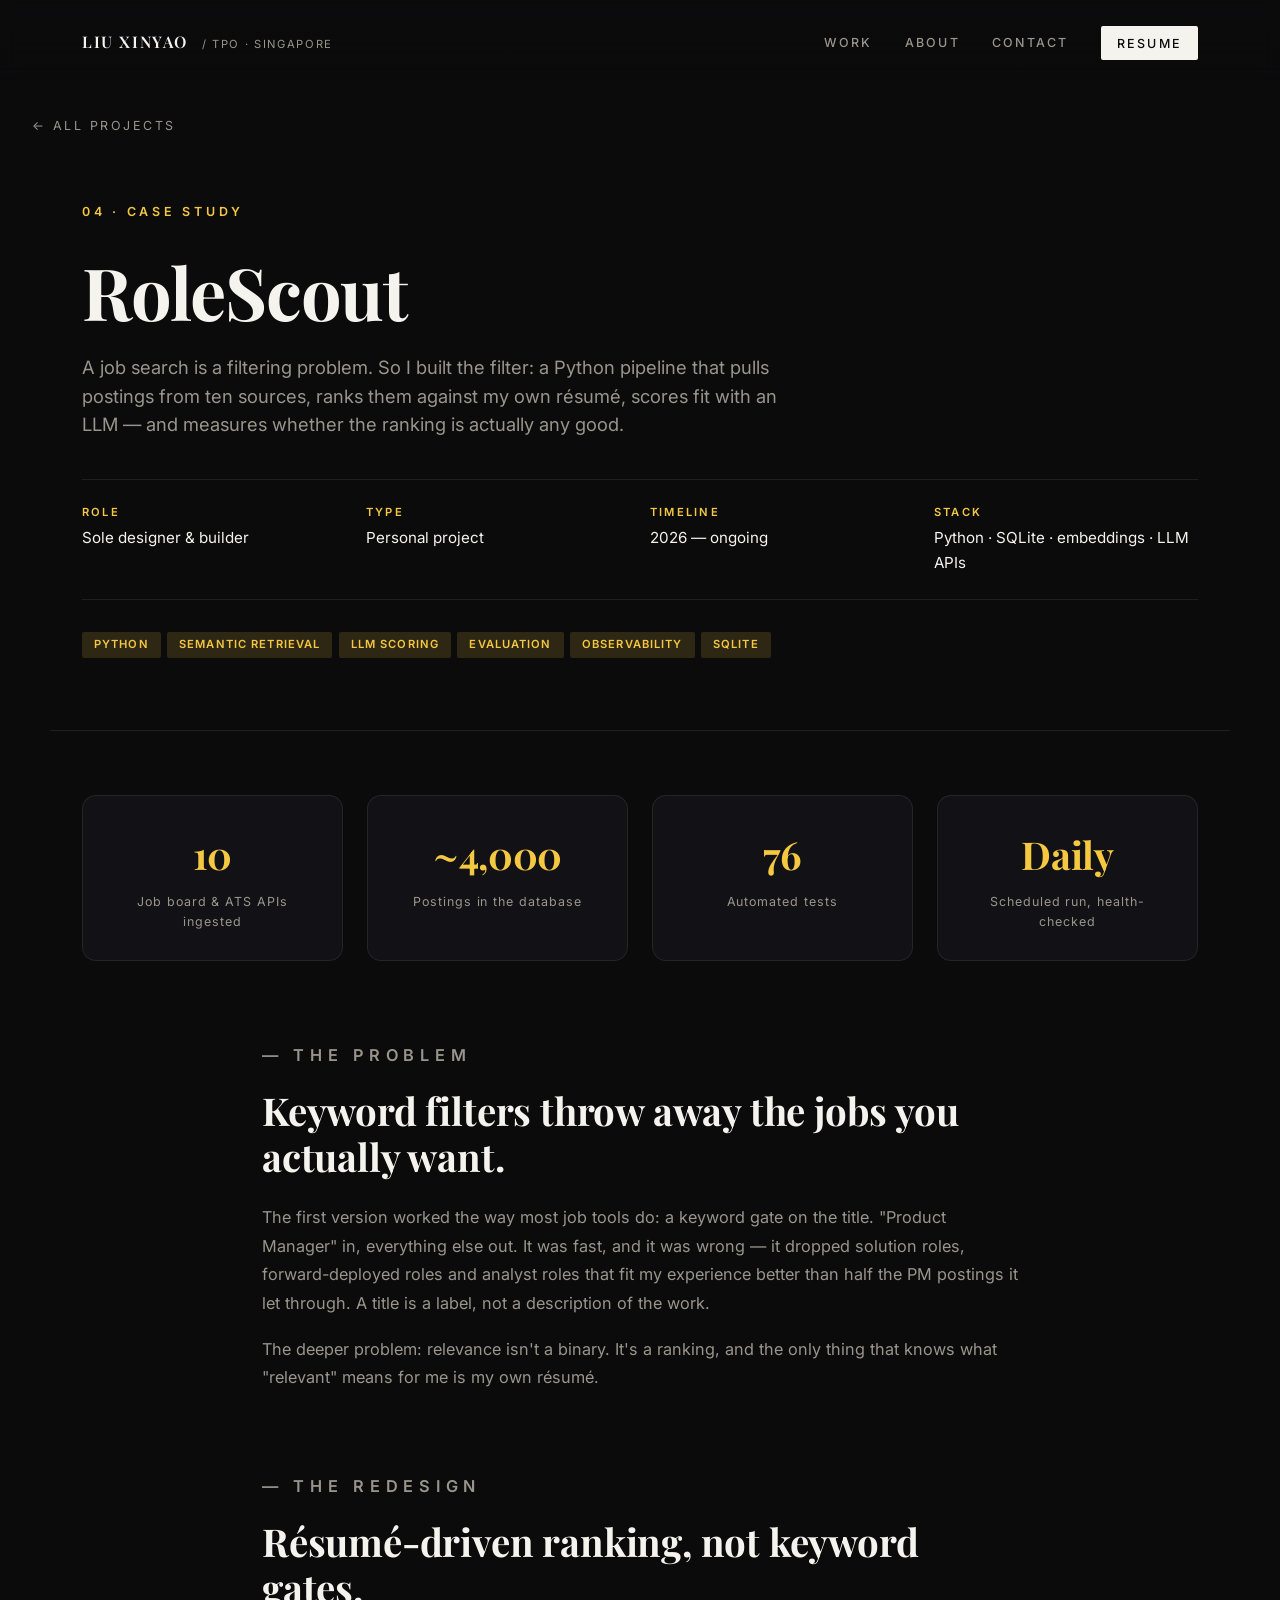
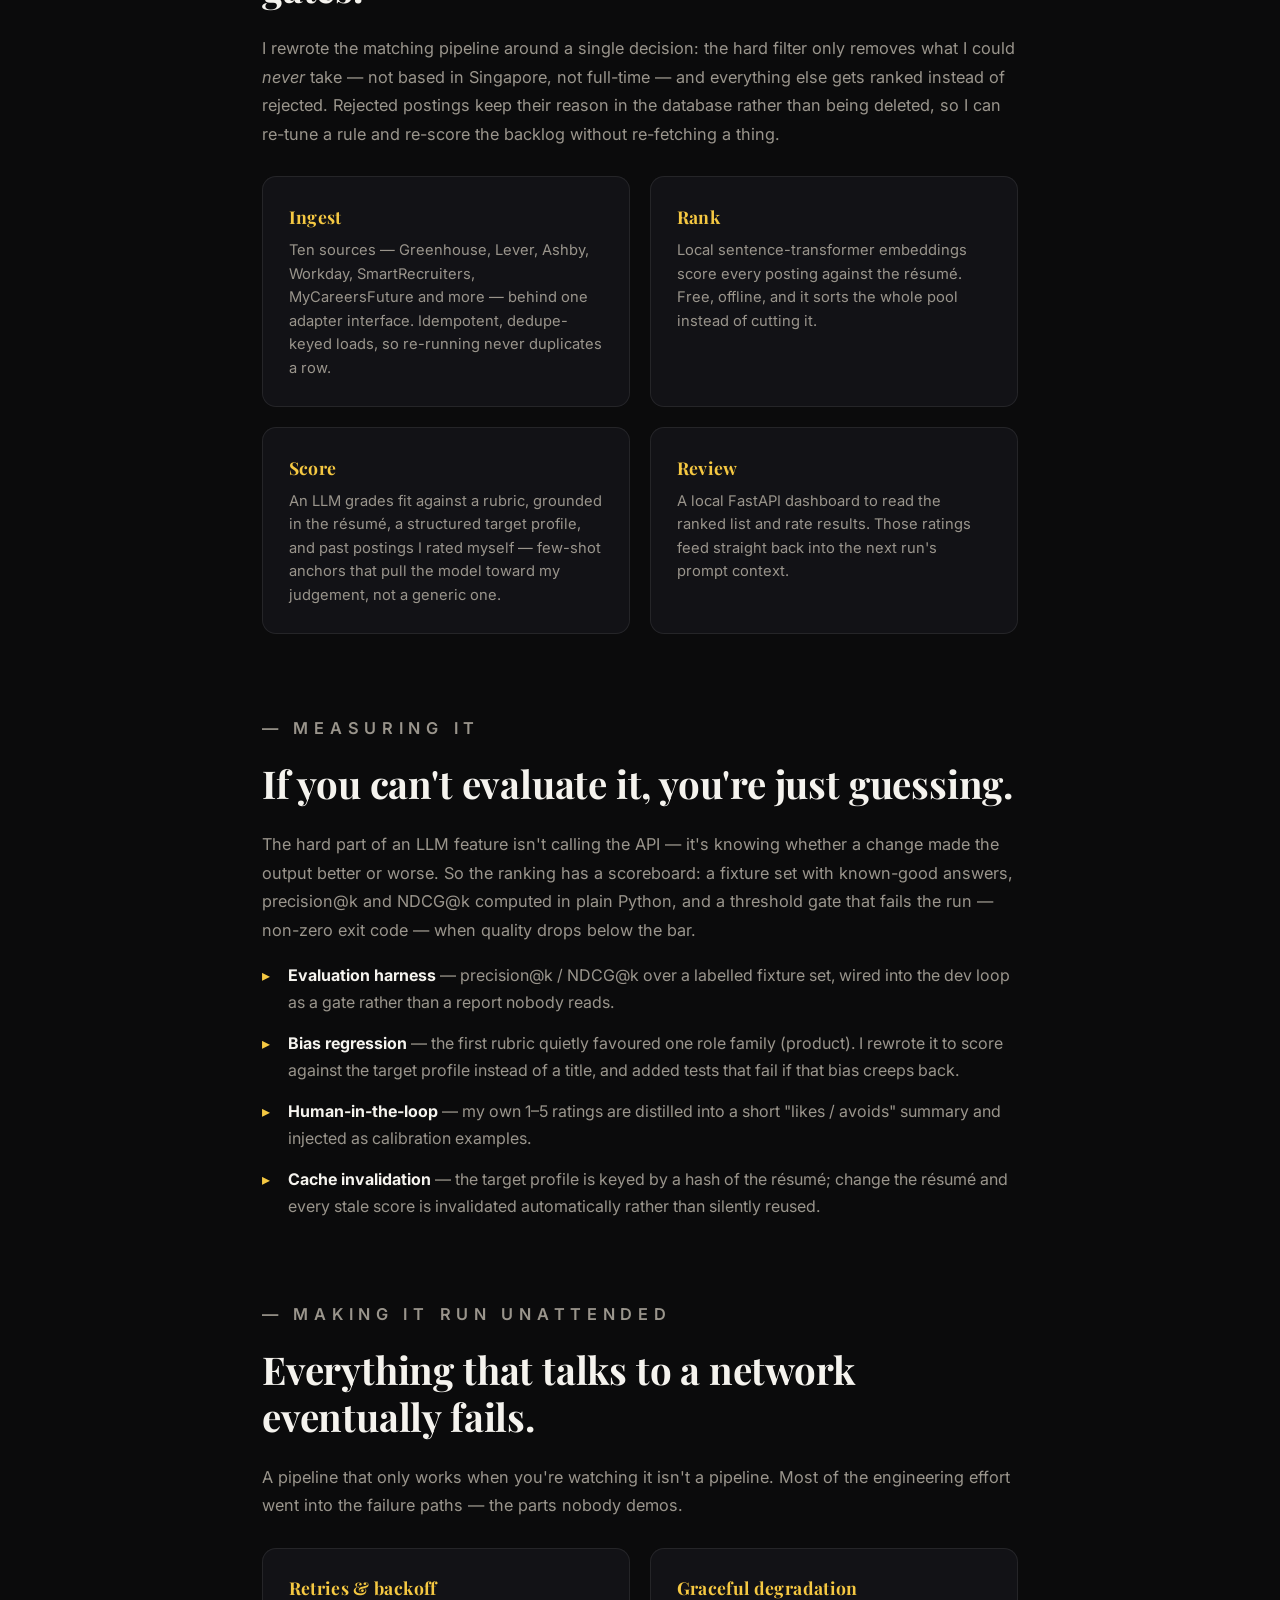
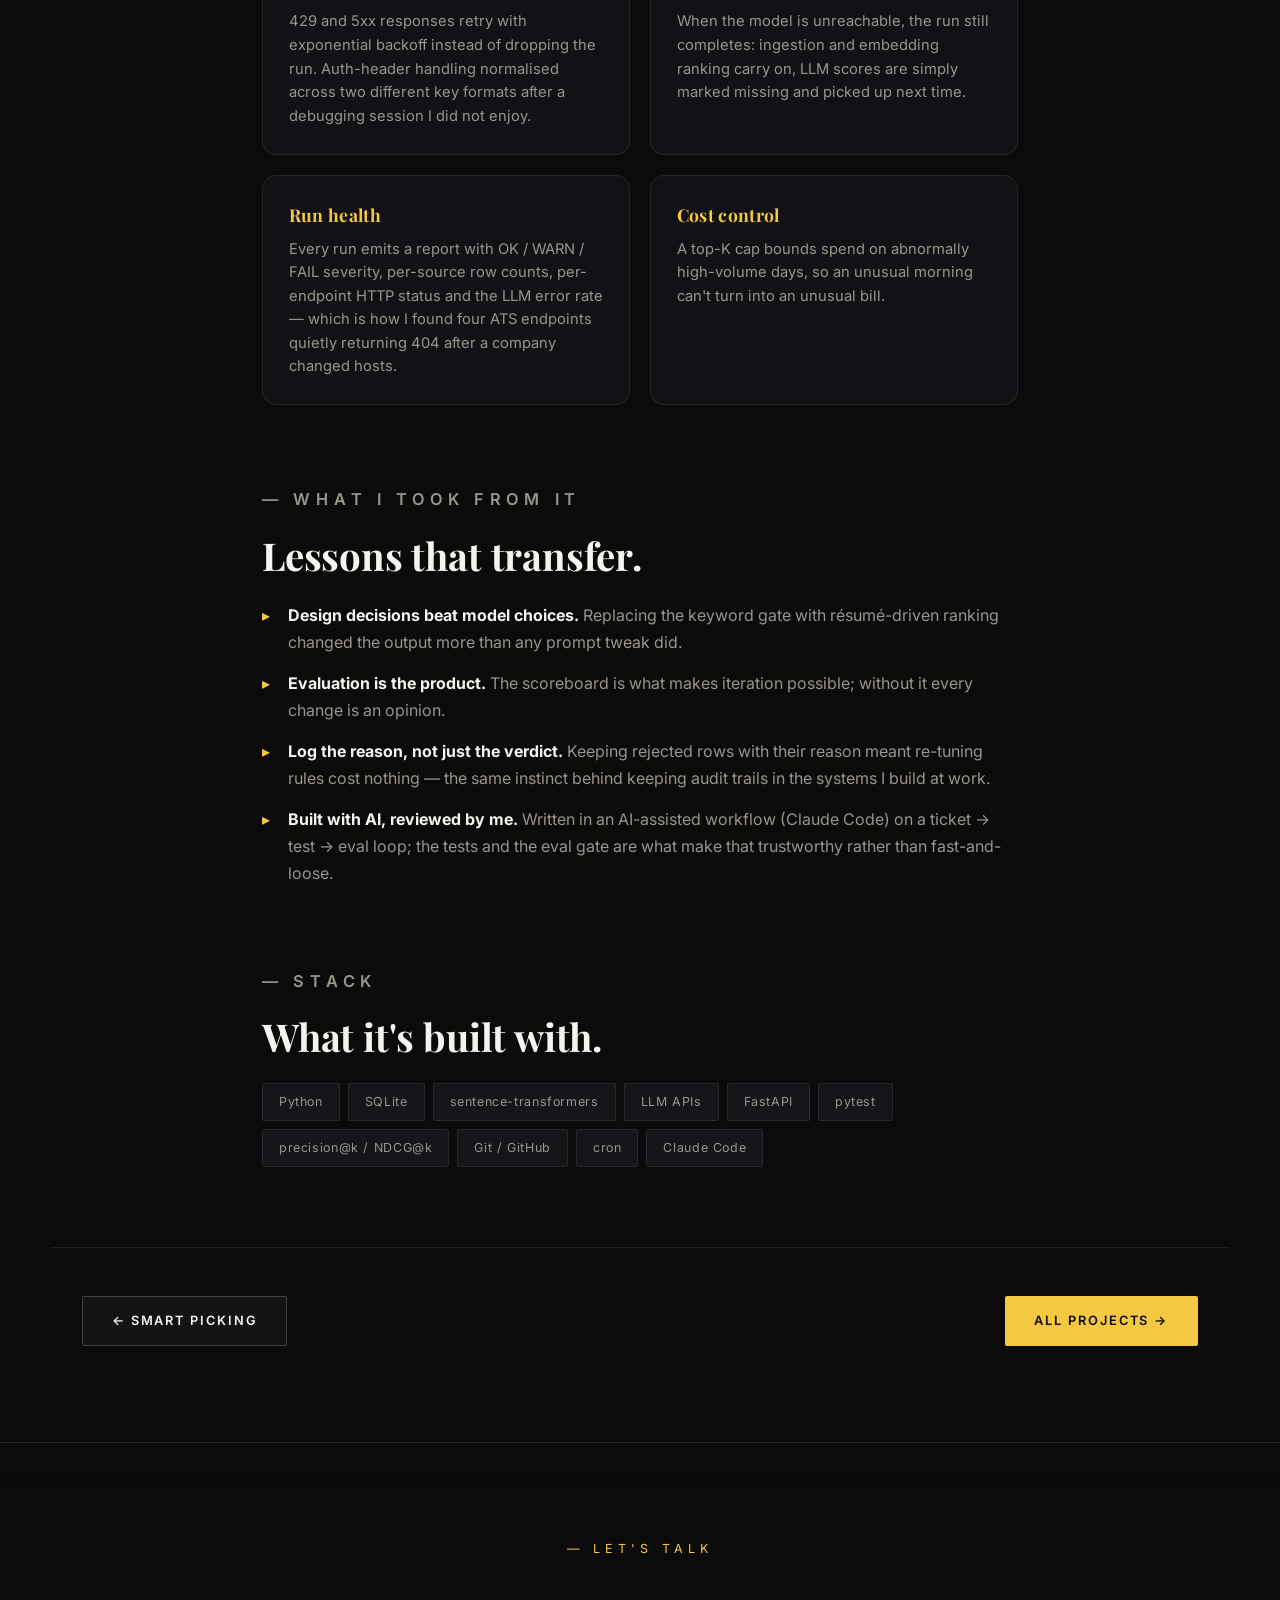
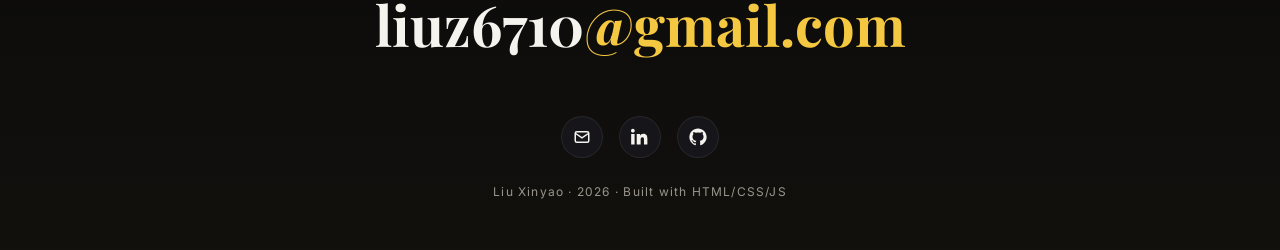
<file: projects/rolescout.html>
<!DOCTYPE html>
<html lang="en">
<head>
  <meta charset="UTF-8" />
  <meta name="viewport" content="width=device-width, initial-scale=1.0" />
  <title>RoleScout — Liu Xinyao</title>
  <meta name="description" content="RoleScout — a résumé-driven job matching pipeline in Python: multi-source ingestion, embedding retrieval, LLM fit scoring, an evaluation harness and run-health monitoring." />
  <link rel="preconnect" href="https://fonts.googleapis.com" />
  <link rel="preconnect" href="https://fonts.gstatic.com" crossorigin />
  <link href="https://fonts.googleapis.com/css2?family=Playfair+Display:wght@600;700;900&family=Inter:wght@300;400;500;600;700&display=swap" rel="stylesheet" />
  <link rel="icon" href="../favicon.svg" type="image/svg+xml" />
  <meta property="og:type" content="article" />
  <meta property="og:image" content="https://liu-xinyao.github.io/img/me-hero.jpg" />
  <meta property="og:url" content="https://liu-xinyao.github.io/projects/rolescout.html" />
  <meta property="og:title" content="RoleScout — Liu Xinyao" />
  <link rel="stylesheet" href="../styles.css" />
</head>
<body>
  <!-- 同一个背景视频，整页贯穿 -->
  <div class="bg" aria-hidden="true">
    <video class="hero-video" muted playsinline preload="auto" disablepictureinpicture>
      <source src="../video/hero.mp4" type="video/mp4" />
    </video>
    <div class="bg-overlay"></div>
  </div>

  <div class="scroll-progress" id="scrollProgress"></div>
  <div class="ring-progress" id="ringProgress" aria-hidden="true">
    <svg viewBox="0 0 44 44">
      <circle class="ring-track" cx="22" cy="22" r="18" />
      <circle class="ring-fill"  cx="22" cy="22" r="18" />
    </svg>
    <span class="ring-pct">0%</span>
  </div>

  <header class="site-header">
    <nav class="nav container">
      <a href="../index.html" class="logo">LIU XINYAO <span class="logo-sub">/ TPO · SINGAPORE</span></a>
      <ul class="nav-links">
        <li><a href="../index.html#projects">Work</a></li>
        <li><a href="../index.html#about">About</a></li>
        <li><a href="../index.html#contact">Contact</a></li>
        <li><a href="../resume.pdf" class="nav-cta" download>Resume</a></li>
      </ul>
    </nav>
  </header>

  <main class="project-detail">
    <a href="../index.html#projects" class="back-link">← All Projects</a>

    <!-- ========== HERO ========== -->
    <header class="project-hero container">
      <p class="project-num">04 · CASE STUDY</p>
      <h1 class="project-title">RoleScout</h1>
      <p class="project-lead">
        A job search is a filtering problem. So I built the filter: a Python
        pipeline that pulls postings from ten sources, ranks them against my
        own résumé, scores fit with an LLM — and measures whether the ranking
        is actually any good.
      </p>
      <ul class="project-meta">
        <li><span class="meta-label">Role</span><span>Sole designer &amp; builder</span></li>
        <li><span class="meta-label">Type</span><span>Personal project</span></li>
        <li><span class="meta-label">Timeline</span><span>2026 — ongoing</span></li>
        <li><span class="meta-label">Stack</span><span>Python · SQLite · embeddings · LLM APIs</span></li>
      </ul>
      <div class="tags">
        <span class="tag">Python</span>
        <span class="tag">Semantic Retrieval</span>
        <span class="tag">LLM Scoring</span>
        <span class="tag">Evaluation</span>
        <span class="tag">Observability</span>
        <span class="tag">SQLite</span>
      </div>
    </header>

    <!-- ========== STATS ========== -->
    <section class="stats container">
      <div class="stat">
        <p class="stat-num">10</p>
        <p class="stat-label">Job board &amp; ATS APIs ingested</p>
      </div>
      <div class="stat">
        <p class="stat-num">~4,000</p>
        <p class="stat-label">Postings in the database</p>
      </div>
      <div class="stat">
        <p class="stat-num">76</p>
        <p class="stat-label">Automated tests</p>
      </div>
      <div class="stat">
        <p class="stat-num">Daily</p>
        <p class="stat-label">Scheduled run, health-checked</p>
      </div>
    </section>

    <!-- ========== PROBLEM ========== -->
    <section class="detail-section container">
      <p class="detail-eyebrow">— THE PROBLEM</p>
      <h2>Keyword filters throw away the jobs you actually want.</h2>
      <p>
        The first version worked the way most job tools do: a keyword gate on
        the title. "Product Manager" in, everything else out. It was fast, and
        it was wrong — it dropped solution roles, forward-deployed roles and
        analyst roles that fit my experience better than half the PM postings
        it let through. A title is a label, not a description of the work.
      </p>
      <p>
        The deeper problem: relevance isn't a binary. It's a ranking, and the
        only thing that knows what "relevant" means for me is my own résumé.
      </p>
    </section>

    <!-- ========== APPROACH ========== -->
    <section class="detail-section container">
      <p class="detail-eyebrow">— THE REDESIGN</p>
      <h2>Résumé-driven ranking, not keyword gates.</h2>
      <p>
        I rewrote the matching pipeline around a single decision: the hard
        filter only removes what I could <em>never</em> take — not based in
        Singapore, not full-time — and everything else gets ranked instead of
        rejected. Rejected postings keep their reason in the database rather
        than being deleted, so I can re-tune a rule and re-score the backlog
        without re-fetching a thing.
      </p>
      <div class="arch-grid">
        <div class="arch-card">
          <h3>Ingest</h3>
          <p>Ten sources — Greenhouse, Lever, Ashby, Workday, SmartRecruiters, MyCareersFuture and more — behind one adapter interface. Idempotent, dedupe-keyed loads, so re-running never duplicates a row.</p>
        </div>
        <div class="arch-card">
          <h3>Rank</h3>
          <p>Local sentence-transformer embeddings score every posting against the résumé. Free, offline, and it sorts the whole pool instead of cutting it.</p>
        </div>
        <div class="arch-card">
          <h3>Score</h3>
          <p>An LLM grades fit against a rubric, grounded in the résumé, a structured target profile, and past postings I rated myself — few-shot anchors that pull the model toward my judgement, not a generic one.</p>
        </div>
        <div class="arch-card">
          <h3>Review</h3>
          <p>A local FastAPI dashboard to read the ranked list and rate results. Those ratings feed straight back into the next run's prompt context.</p>
        </div>
      </div>
    </section>

    <!-- ========== QUALITY ========== -->
    <section class="detail-section container">
      <p class="detail-eyebrow">— MEASURING IT</p>
      <h2>If you can't evaluate it, you're just guessing.</h2>
      <p>
        The hard part of an LLM feature isn't calling the API — it's knowing
        whether a change made the output better or worse. So the ranking has a
        scoreboard: a fixture set with known-good answers, precision@k and
        NDCG@k computed in plain Python, and a threshold gate that fails the
        run — non-zero exit code — when quality drops below the bar.
      </p>
      <ul class="bullet-list">
        <li><strong>Evaluation harness</strong> — precision@k / NDCG@k over a labelled fixture set, wired into the dev loop as a gate rather than a report nobody reads.</li>
        <li><strong>Bias regression</strong> — the first rubric quietly favoured one role family (product). I rewrote it to score against the target profile instead of a title, and added tests that fail if that bias creeps back.</li>
        <li><strong>Human-in-the-loop</strong> — my own 1–5 ratings are distilled into a short "likes / avoids" summary and injected as calibration examples.</li>
        <li><strong>Cache invalidation</strong> — the target profile is keyed by a hash of the résumé; change the résumé and every stale score is invalidated automatically rather than silently reused.</li>
      </ul>
    </section>

    <!-- ========== RELIABILITY ========== -->
    <section class="detail-section container">
      <p class="detail-eyebrow">— MAKING IT RUN UNATTENDED</p>
      <h2>Everything that talks to a network eventually fails.</h2>
      <p>
        A pipeline that only works when you're watching it isn't a pipeline.
        Most of the engineering effort went into the failure paths — the parts
        nobody demos.
      </p>
      <div class="arch-grid">
        <div class="arch-card">
          <h3>Retries &amp; backoff</h3>
          <p>429 and 5xx responses retry with exponential backoff instead of dropping the run. Auth-header handling normalised across two different key formats after a debugging session I did not enjoy.</p>
        </div>
        <div class="arch-card">
          <h3>Graceful degradation</h3>
          <p>When the model is unreachable, the run still completes: ingestion and embedding ranking carry on, LLM scores are simply marked missing and picked up next time.</p>
        </div>
        <div class="arch-card">
          <h3>Run health</h3>
          <p>Every run emits a report with OK / WARN / FAIL severity, per-source row counts, per-endpoint HTTP status and the LLM error rate — which is how I found four ATS endpoints quietly returning 404 after a company changed hosts.</p>
        </div>
        <div class="arch-card">
          <h3>Cost control</h3>
          <p>A top-K cap bounds spend on abnormally high-volume days, so an unusual morning can't turn into an unusual bill.</p>
        </div>
      </div>
    </section>

    <!-- ========== OUTCOMES ========== -->
    <section class="detail-section container">
      <p class="detail-eyebrow">— WHAT I TOOK FROM IT</p>
      <h2>Lessons that transfer.</h2>
      <ul class="bullet-list">
        <li><strong>Design decisions beat model choices.</strong> Replacing the keyword gate with résumé-driven ranking changed the output more than any prompt tweak did.</li>
        <li><strong>Evaluation is the product.</strong> The scoreboard is what makes iteration possible; without it every change is an opinion.</li>
        <li><strong>Log the reason, not just the verdict.</strong> Keeping rejected rows with their reason meant re-tuning rules cost nothing — the same instinct behind keeping audit trails in the systems I build at work.</li>
        <li><strong>Built with AI, reviewed by me.</strong> Written in an AI-assisted workflow (Claude Code) on a ticket → test → eval loop; the tests and the eval gate are what make that trustworthy rather than fast-and-loose.</li>
      </ul>
    </section>

    <!-- ========== STACK ========== -->
    <section class="detail-section container">
      <p class="detail-eyebrow">— STACK</p>
      <h2>What it's built with.</h2>
      <ul class="skill-list stack-grid">
        <li>Python</li>
        <li>SQLite</li>
        <li>sentence-transformers</li>
        <li>LLM APIs</li>
        <li>FastAPI</li>
        <li>pytest</li>
        <li>precision@k / NDCG@k</li>
        <li>Git / GitHub</li>
        <li>cron</li>
        <li>Claude Code</li>
      </ul>
    </section>

    <!-- ========== Bottom nav ========== -->
    <nav class="project-nav container">
      <a href="smart-picking.html" class="btn btn-ghost">← Smart Picking</a>
      <a href="../index.html#projects" class="btn btn-primary">All Projects →</a>
    </nav>
  </main>

  <footer class="site-footer">
    <div class="container">
      <p class="footer-eyebrow">— LET'S TALK</p>
      <h2 class="footer-title">liuz6710<span class="accent-text">@gmail.com</span></h2>
      <div class="social-icons">
        <a href="mailto:liuz6710@gmail.com" aria-label="Email">
          <svg viewBox="0 0 24 24" fill="none" stroke="currentColor" stroke-width="2"><rect x="3" y="5" width="18" height="14" rx="2"/><path d="M3 7l9 6 9-6"/></svg>
        </a>
        <a href="https://www.linkedin.com/in/xinyao-liu-a52550219/" target="_blank" rel="noopener" aria-label="LinkedIn">
          <svg viewBox="0 0 24 24" fill="currentColor"><path d="M4.98 3.5C4.98 4.88 3.87 6 2.5 6S0 4.88 0 3.5 1.11 1 2.5 1s2.48 1.12 2.48 2.5zM.22 8h4.56v14H.22V8zm7.4 0h4.37v1.91h.06c.61-1.16 2.1-2.39 4.33-2.39 4.63 0 5.48 3.05 5.48 7.02V22h-4.56v-6.21c0-1.48-.03-3.39-2.06-3.39-2.07 0-2.39 1.62-2.39 3.29V22H7.62V8z"/></svg>
        </a>
        <a href="https://github.com/liu-xinyao" target="_blank" rel="noopener" aria-label="GitHub">
          <svg viewBox="0 0 24 24" fill="currentColor"><path d="M12 .5C5.65.5.5 5.65.5 12c0 5.08 3.29 9.39 7.86 10.91.58.11.79-.25.79-.55 0-.27-.01-.99-.02-1.95-3.2.69-3.88-1.54-3.88-1.54-.52-1.33-1.27-1.69-1.27-1.69-1.04-.71.08-.7.08-.7 1.15.08 1.76 1.18 1.76 1.18 1.02 1.76 2.69 1.25 3.35.96.1-.74.4-1.25.72-1.54-2.55-.29-5.24-1.28-5.24-5.69 0-1.26.45-2.28 1.18-3.09-.12-.29-.51-1.46.11-3.04 0 0 .97-.31 3.18 1.18a11 11 0 015.8 0c2.21-1.49 3.18-1.18 3.18-1.18.63 1.58.23 2.75.11 3.04.74.81 1.18 1.83 1.18 3.09 0 4.42-2.69 5.4-5.26 5.69.41.36.78 1.06.78 2.14 0 1.55-.01 2.8-.01 3.18 0 .31.21.67.8.55C20.21 21.38 23.5 17.08 23.5 12 23.5 5.65 18.35.5 12 .5z"/></svg>
        </a>
      </div>
      <p class="footer-text">Liu Xinyao · <span id="year"></span> · Built with HTML/CSS/JS</p>
    </div>
  </footer>

  <script src="../script.js"></script>
</body>
</html>
</file>
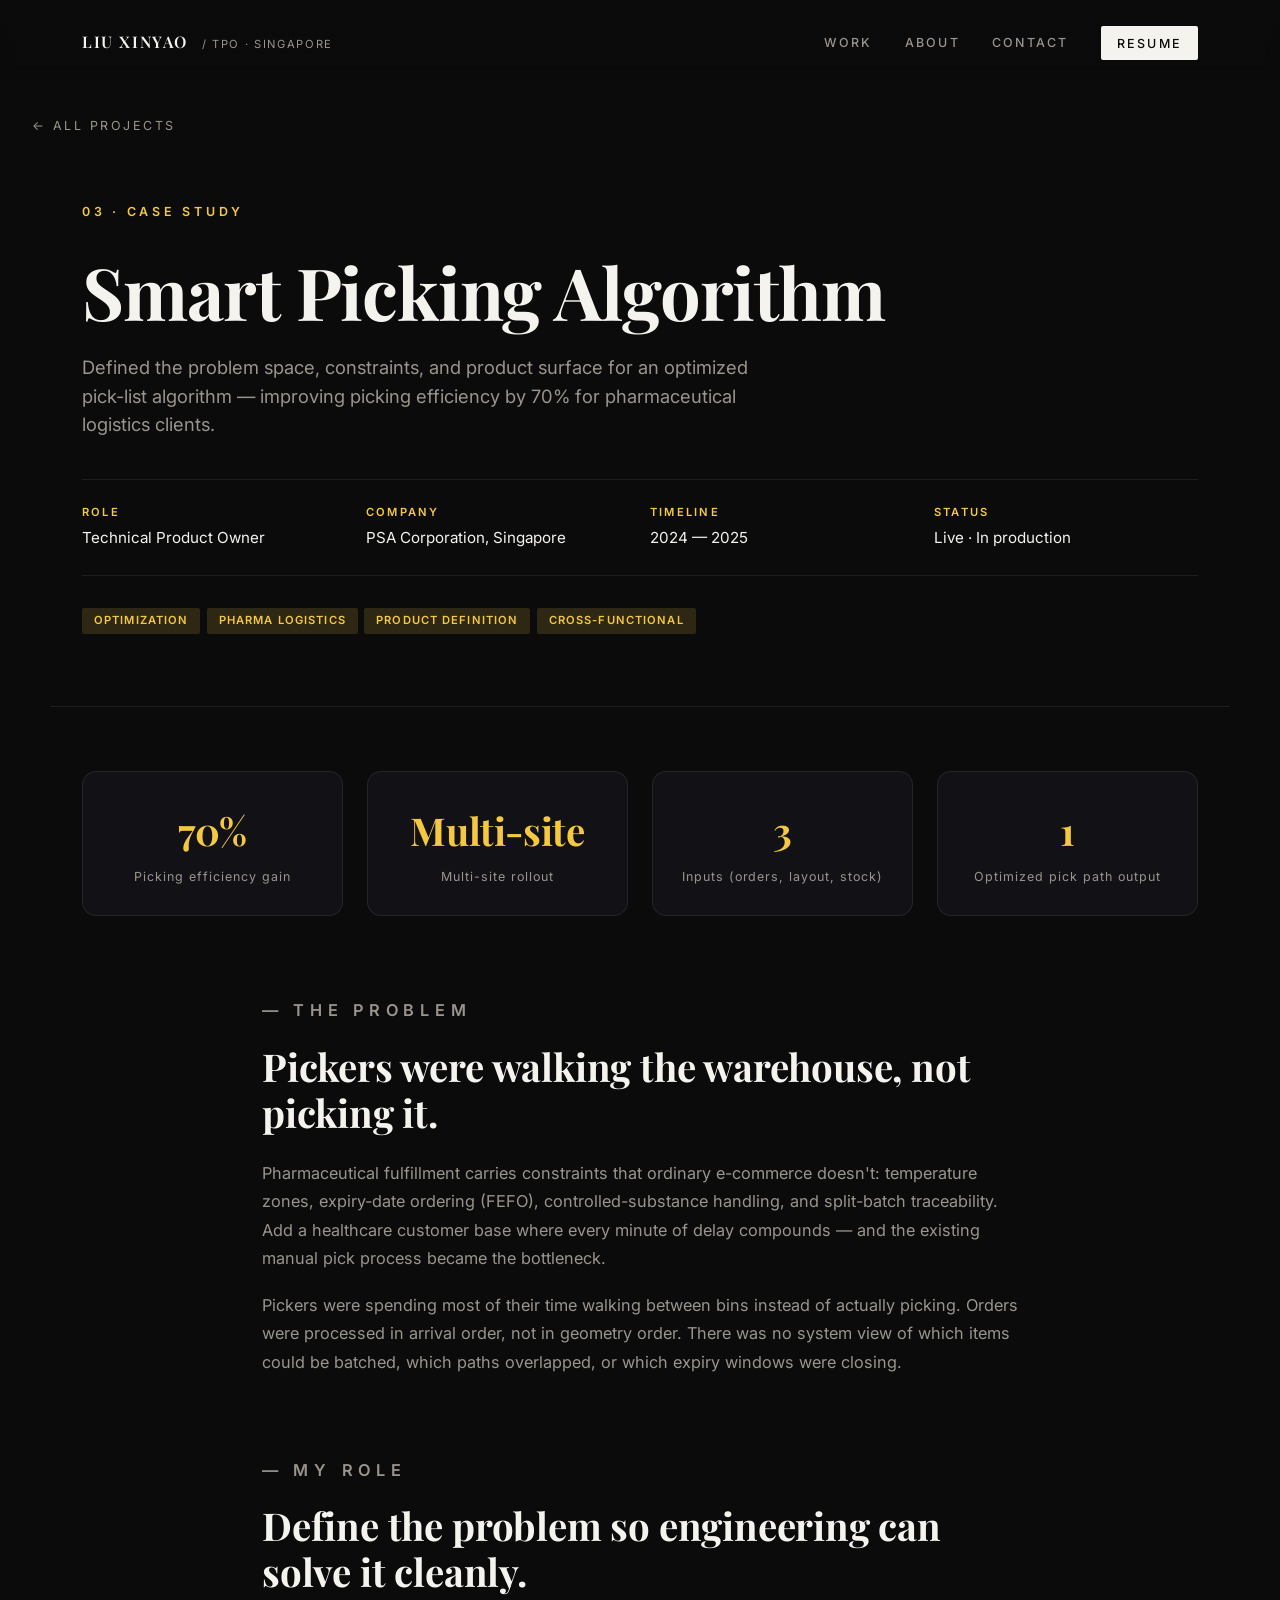
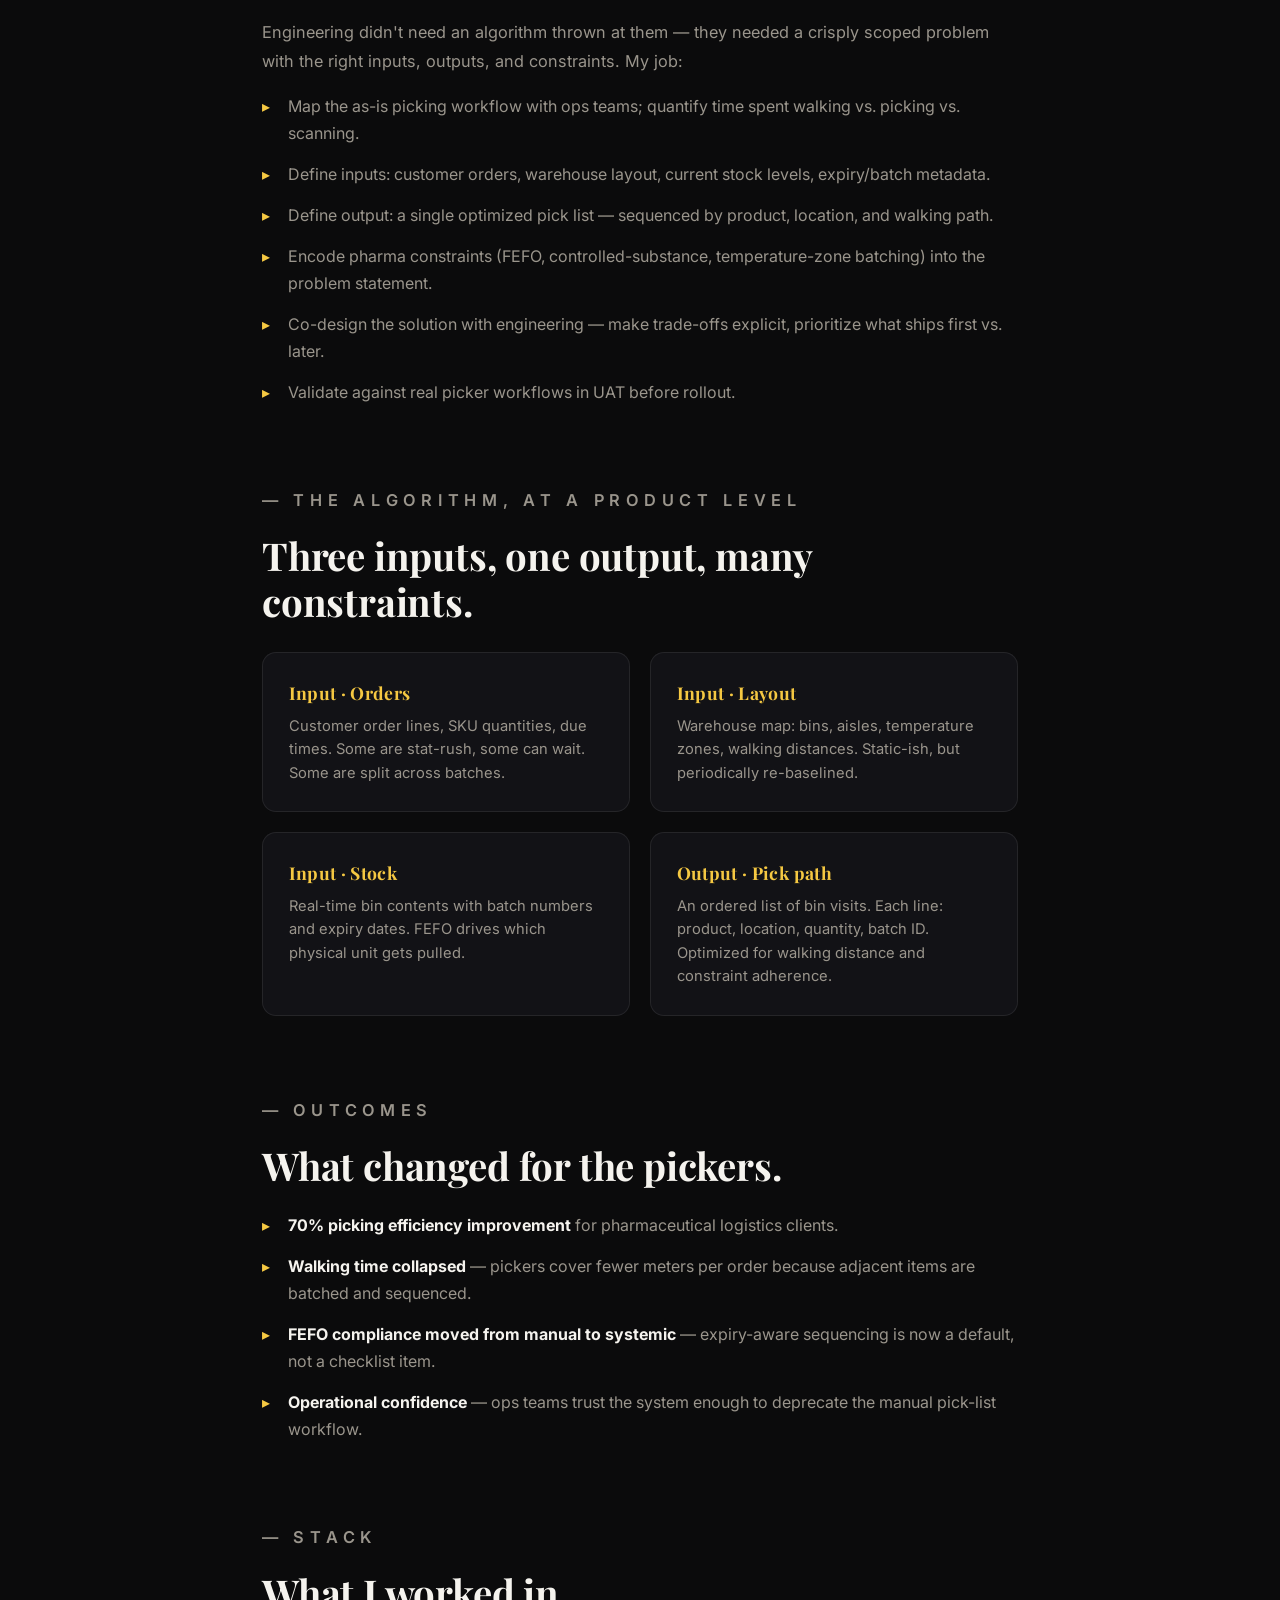
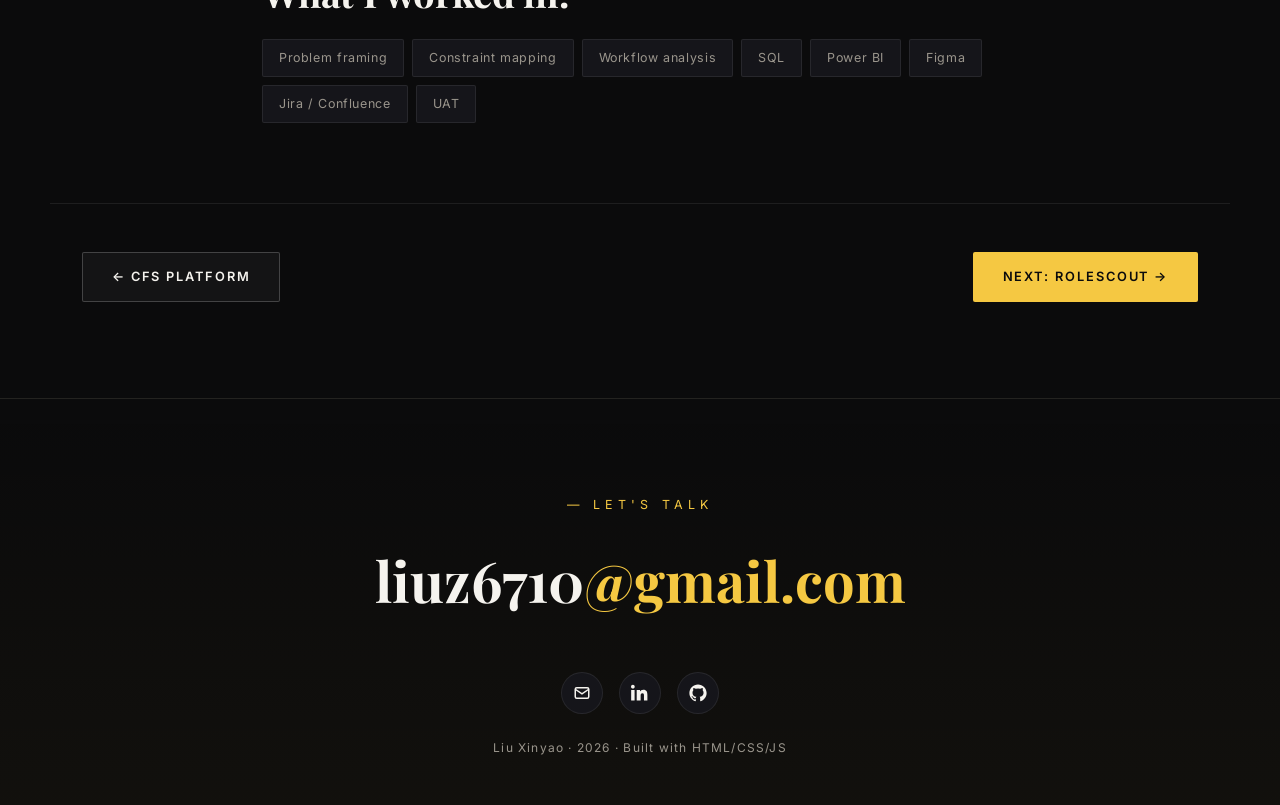
<file: projects/smart-picking.html>
<!DOCTYPE html>
<html lang="en">
<head>
  <meta charset="UTF-8" />
  <meta name="viewport" content="width=device-width, initial-scale=1.0" />
  <title>Smart Picking Algorithm — Liu Xinyao</title>
  <meta name="description" content="Product-led design of a smart picking algorithm for pharmaceutical warehouses: 70% picking efficiency improvement for pharmaceutical logistics clients." />
  <link rel="preconnect" href="https://fonts.googleapis.com" />
  <link rel="preconnect" href="https://fonts.gstatic.com" crossorigin />
  <link href="https://fonts.googleapis.com/css2?family=Playfair+Display:wght@600;700;900&family=Inter:wght@300;400;500;600;700&display=swap" rel="stylesheet" />
  <link rel="icon" href="../favicon.svg" type="image/svg+xml" />
  <meta property="og:type" content="article" />
  <meta property="og:image" content="https://liu-xinyao.github.io/img/me-hero.jpg" />
  <meta property="og:url" content="https://liu-xinyao.github.io/projects/smart-picking.html" />
  <meta property="og:title" content="Smart Picking Algorithm — Liu Xinyao" />
  <link rel="stylesheet" href="../styles.css" />
</head>
<body>
  <div class="bg" aria-hidden="true">
    <video class="hero-video" muted playsinline preload="auto" disablepictureinpicture>
      <source src="../video/hero.mp4" type="video/mp4" />
    </video>
    <div class="bg-overlay"></div>
  </div>

  <div class="scroll-progress" id="scrollProgress"></div>
  <div class="ring-progress" id="ringProgress" aria-hidden="true">
    <svg viewBox="0 0 44 44">
      <circle class="ring-track" cx="22" cy="22" r="18" />
      <circle class="ring-fill"  cx="22" cy="22" r="18" />
    </svg>
    <span class="ring-pct">0%</span>
  </div>

  <header class="site-header">
    <nav class="nav container">
      <a href="../index.html" class="logo">LIU XINYAO <span class="logo-sub">/ TPO · SINGAPORE</span></a>
      <ul class="nav-links">
        <li><a href="../index.html#projects">Work</a></li>
        <li><a href="../index.html#about">About</a></li>
        <li><a href="../index.html#contact">Contact</a></li>
        <li><a href="../resume.pdf" class="nav-cta" download>Resume</a></li>
      </ul>
    </nav>
  </header>

  <main class="project-detail">
    <a href="../index.html#projects" class="back-link">← All Projects</a>

    <!-- ========== HERO ========== -->
    <header class="project-hero container">
      <p class="project-num">03 · CASE STUDY</p>
      <h1 class="project-title">Smart Picking Algorithm</h1>
      <p class="project-lead">
        Defined the problem space, constraints, and product surface for an
        optimized pick-list algorithm — improving picking efficiency by 70%
        for pharmaceutical logistics clients.
      </p>
      <ul class="project-meta">
        <li><span class="meta-label">Role</span><span>Technical Product Owner</span></li>
        <li><span class="meta-label">Company</span><span>PSA Corporation, Singapore</span></li>
        <li><span class="meta-label">Timeline</span><span>2024 — 2025</span></li>
        <li><span class="meta-label">Status</span><span>Live · In production</span></li>
      </ul>
      <div class="tags">
        <span class="tag">Optimization</span>
        <span class="tag">Pharma Logistics</span>
        <span class="tag">Product Definition</span>
        <span class="tag">Cross-functional</span>
      </div>
    </header>

    <!-- ========== STATS ========== -->
    <section class="stats container">
      <div class="stat">
        <p class="stat-num">70%</p>
        <p class="stat-label">Picking efficiency gain</p>
      </div>
      <div class="stat">
        <p class="stat-num">Multi-site</p>
        <p class="stat-label">Multi-site rollout</p>
      </div>
      <div class="stat">
        <p class="stat-num">3</p>
        <p class="stat-label">Inputs (orders, layout, stock)</p>
      </div>
      <div class="stat">
        <p class="stat-num">1</p>
        <p class="stat-label">Optimized pick path output</p>
      </div>
    </section>

    <!-- ========== PROBLEM ========== -->
    <section class="detail-section container">
      <p class="detail-eyebrow">— THE PROBLEM</p>
      <h2>Pickers were walking the warehouse, not picking it.</h2>
      <p>
        Pharmaceutical fulfillment carries constraints that ordinary
        e-commerce doesn't: temperature zones, expiry-date ordering (FEFO),
        controlled-substance handling, and split-batch traceability. Add a
        healthcare customer base where every minute of delay compounds — and the existing manual pick process became the
        bottleneck.
      </p>
      <p>
        Pickers were spending most of their time walking between bins
        instead of actually picking. Orders were processed in arrival order,
        not in geometry order. There was no system view of which items
        could be batched, which paths overlapped, or which expiry windows
        were closing.
      </p>
    </section>

    <!-- ========== ROLE ========== -->
    <section class="detail-section container">
      <p class="detail-eyebrow">— MY ROLE</p>
      <h2>Define the problem so engineering can solve it cleanly.</h2>
      <p>
        Engineering didn't need an algorithm thrown at them — they needed a
        crisply scoped problem with the right inputs, outputs, and
        constraints. My job:
      </p>
      <ul class="bullet-list">
        <li>Map the as-is picking workflow with ops teams; quantify time spent walking vs. picking vs. scanning.</li>
        <li>Define inputs: customer orders, warehouse layout, current stock levels, expiry/batch metadata.</li>
        <li>Define output: a single optimized pick list — sequenced by product, location, and walking path.</li>
        <li>Encode pharma constraints (FEFO, controlled-substance, temperature-zone batching) into the problem statement.</li>
        <li>Co-design the solution with engineering — make trade-offs explicit, prioritize what ships first vs. later.</li>
        <li>Validate against real picker workflows in UAT before rollout.</li>
      </ul>
    </section>

    <!-- ========== INPUTS / OUTPUTS ========== -->
    <section class="detail-section container">
      <p class="detail-eyebrow">— THE ALGORITHM, AT A PRODUCT LEVEL</p>
      <h2>Three inputs, one output, many constraints.</h2>
      <div class="arch-grid">
        <div class="arch-card">
          <h3>Input · Orders</h3>
          <p>Customer order lines, SKU quantities, due times. Some are stat-rush, some can wait. Some are split across batches.</p>
        </div>
        <div class="arch-card">
          <h3>Input · Layout</h3>
          <p>Warehouse map: bins, aisles, temperature zones, walking distances. Static-ish, but periodically re-baselined.</p>
        </div>
        <div class="arch-card">
          <h3>Input · Stock</h3>
          <p>Real-time bin contents with batch numbers and expiry dates. FEFO drives which physical unit gets pulled.</p>
        </div>
        <div class="arch-card">
          <h3>Output · Pick path</h3>
          <p>An ordered list of bin visits. Each line: product, location, quantity, batch ID. Optimized for walking distance and constraint adherence.</p>
        </div>
      </div>
    </section>

    <!-- ========== OUTCOMES ========== -->
    <section class="detail-section container">
      <p class="detail-eyebrow">— OUTCOMES</p>
      <h2>What changed for the pickers.</h2>
      <ul class="bullet-list">
        <li><strong>70% picking efficiency improvement</strong> for pharmaceutical logistics clients.</li>
        <li><strong>Walking time collapsed</strong> — pickers cover fewer meters per order because adjacent items are batched and sequenced.</li>
        <li><strong>FEFO compliance moved from manual to systemic</strong> — expiry-aware sequencing is now a default, not a checklist item.</li>
        <li><strong>Operational confidence</strong> — ops teams trust the system enough to deprecate the manual pick-list workflow.</li>
      </ul>
    </section>

    <!-- ========== STACK ========== -->
    <section class="detail-section container">
      <p class="detail-eyebrow">— STACK</p>
      <h2>What I worked in.</h2>
      <ul class="skill-list stack-grid">
        <li>Problem framing</li>
        <li>Constraint mapping</li>
        <li>Workflow analysis</li>
        <li>SQL</li>
        <li>Power BI</li>
        <li>Figma</li>
        <li>Jira / Confluence</li>
        <li>UAT</li>
      </ul>
    </section>

    <nav class="project-nav container">
      <a href="cfs.html" class="btn btn-ghost">← CFS Platform</a>
      <a href="rolescout.html" class="btn btn-primary">Next: RoleScout →</a>
    </nav>
  </main>

  <footer class="site-footer">
    <div class="container">
      <p class="footer-eyebrow">— LET'S TALK</p>
      <h2 class="footer-title">liuz6710<span class="accent-text">@gmail.com</span></h2>
      <div class="social-icons">
        <a href="mailto:liuz6710@gmail.com" aria-label="Email">
          <svg viewBox="0 0 24 24" fill="none" stroke="currentColor" stroke-width="2"><rect x="3" y="5" width="18" height="14" rx="2"/><path d="M3 7l9 6 9-6"/></svg>
        </a>
        <a href="https://www.linkedin.com/in/xinyao-liu-a52550219/" target="_blank" rel="noopener" aria-label="LinkedIn">
          <svg viewBox="0 0 24 24" fill="currentColor"><path d="M4.98 3.5C4.98 4.88 3.87 6 2.5 6S0 4.88 0 3.5 1.11 1 2.5 1s2.48 1.12 2.48 2.5zM.22 8h4.56v14H.22V8zm7.4 0h4.37v1.91h.06c.61-1.16 2.1-2.39 4.33-2.39 4.63 0 5.48 3.05 5.48 7.02V22h-4.56v-6.21c0-1.48-.03-3.39-2.06-3.39-2.07 0-2.39 1.62-2.39 3.29V22H7.62V8z"/></svg>
        </a>
        <a href="https://github.com/liu-xinyao" target="_blank" rel="noopener" aria-label="GitHub">
          <svg viewBox="0 0 24 24" fill="currentColor"><path d="M12 .5C5.65.5.5 5.65.5 12c0 5.08 3.29 9.39 7.86 10.91.58.11.79-.25.79-.55 0-.27-.01-.99-.02-1.95-3.2.69-3.88-1.54-3.88-1.54-.52-1.33-1.27-1.69-1.27-1.69-1.04-.71.08-.7.08-.7 1.15.08 1.76 1.18 1.76 1.18 1.02 1.76 2.69 1.25 3.35.96.1-.74.4-1.25.72-1.54-2.55-.29-5.24-1.28-5.24-5.69 0-1.26.45-2.28 1.18-3.09-.12-.29-.51-1.46.11-3.04 0 0 .97-.31 3.18 1.18a11 11 0 015.8 0c2.21-1.49 3.18-1.18 3.18-1.18.63 1.58.23 2.75.11 3.04.74.81 1.18 1.83 1.18 3.09 0 4.42-2.69 5.4-5.26 5.69.41.36.78 1.06.78 2.14 0 1.55-.01 2.8-.01 3.18 0 .31.21.67.8.55C20.21 21.38 23.5 17.08 23.5 12 23.5 5.65 18.35.5 12 .5z"/></svg>
        </a>
      </div>
      <p class="footer-text">Liu Xinyao · <span id="year"></span> · Built with HTML/CSS/JS</p>
    </div>
  </footer>

  <script src="../script.js"></script>
</body>
</html>
</file>
<file: styles.css>
:root {
  --bg: #0b0b0c;
  --surface: #15151a;
  --surface-elev: #1c1c22;
  --text: #f5f3ee;
  --text-muted: #9a958c;
  --accent: #f5c842;
  --accent-soft: rgba(245, 200, 66, 0.15);
  --accent-hover: #ffd44d;
  --border: rgba(255, 255, 255, 0.08);
  --radius: 14px;
  --shadow: 0 20px 60px rgba(0, 0, 0, 0.5);
  --max-width: 1180px;

  /* spring 缓动：带 overshoot 的弹簧曲线 */
  --spring: cubic-bezier(0.34, 1.56, 0.64, 1);
}

* {
  box-sizing: border-box;
  margin: 0;
  padding: 0;
}

html {
  scroll-behavior: smooth;
}

body {
  font-family: "Inter", -apple-system, BlinkMacSystemFont, "PingFang SC",
    "Microsoft YaHei", sans-serif;
  background: var(--bg);
  color: var(--text);
  line-height: 1.6;
  -webkit-font-smoothing: antialiased;
  overflow-x: hidden;
}

.container {
  max-width: var(--max-width);
  margin: 0 auto;
  padding: 0 2rem;
}

.accent-text {
  color: var(--accent);
}

/* ========== Top scroll progress bar ========== */
.scroll-progress {
  position: fixed;
  top: 0;
  left: 0;
  height: 3px;
  width: 0%;
  background: linear-gradient(90deg, var(--accent), var(--accent-hover));
  z-index: 1000;
  transition: width 0.05s linear;
  box-shadow: 0 0 12px var(--accent);
}

/* ========== Bottom-right ring scroll progress ========== */
.ring-progress {
  position: fixed;
  bottom: 1.5rem;
  right: 1.5rem;
  width: 56px;
  height: 56px;
  z-index: 999;
  background: rgba(20, 20, 22, 0.7);
  backdrop-filter: blur(10px);
  border-radius: 50%;
  border: 1px solid var(--border);
  display: flex;
  align-items: center;
  justify-content: center;
  opacity: 0;
  transform: translateY(20px);
  transition: opacity 0.4s, transform 0.4s;
}

.ring-progress.visible {
  opacity: 1;
  transform: translateY(0);
}

.ring-progress svg {
  position: absolute;
  inset: 0;
  width: 100%;
  height: 100%;
  transform: rotate(-90deg);
}

.ring-track {
  fill: none;
  stroke: rgba(255, 255, 255, 0.08);
  stroke-width: 2.5;
}

.ring-fill {
  fill: none;
  stroke: var(--accent);
  stroke-width: 2.5;
  stroke-linecap: round;
  stroke-dasharray: 113.1;  /* 2 * pi * r (r=18) */
  stroke-dashoffset: 113.1;
  transition: stroke-dashoffset 0.15s ease-out;
}

.ring-pct {
  font-size: 0.7rem;
  font-weight: 600;
  color: var(--text);
  letter-spacing: 0.02em;
}

/* ========== Header ========== */
.site-header {
  position: fixed;
  top: 0;
  left: 0;
  right: 0;
  z-index: 100;
  padding-top: 4px; /* sits below scroll progress */
  background: linear-gradient(to bottom, rgba(11, 11, 12, 0.85), rgba(11, 11, 12, 0));
  backdrop-filter: blur(8px);
}

.nav {
  display: flex;
  align-items: center;
  justify-content: space-between;
  height: 76px;
}

.logo {
  font-family: "Playfair Display", serif;
  font-size: 1rem;
  font-weight: 600;
  color: var(--text);
  text-decoration: none;
  letter-spacing: 0.1em;
}

.logo-sub {
  color: var(--text-muted);
  font-family: "Inter", sans-serif;
  font-size: 0.7rem;
  font-weight: 400;
  letter-spacing: 0.15em;
  margin-left: 0.5rem;
}

.nav-links {
  display: flex;
  gap: 2rem;
  list-style: none;
  align-items: center;
}

.nav-links a {
  color: var(--text-muted);
  text-decoration: none;
  font-size: 0.78rem;
  font-weight: 500;
  letter-spacing: 0.18em;
  text-transform: uppercase;
  position: relative;
  transition: color 0.2s;
}

.nav-links a:hover {
  color: var(--text);
}

.nav-cta {
  background: var(--text);
  color: var(--bg) !important;
  padding: 0.6rem 1rem;
  border-radius: 2px;
  font-size: 0.72rem;
  letter-spacing: 0.18em;
}

.nav-cta:hover {
  background: var(--accent);
}

/* ========== Persistent background video ========== */
/* .bg 是 body 顶层的 position:fixed 层，整页滚动它都钉在视口里 */
.bg {
  position: fixed;
  inset: 0;
  z-index: -1;        /* 落在所有内容之下 */
  overflow: hidden;
  background: var(--bg);   /* 视频未加载/失败时的兜底色 */
}

.hero-video {
  position: absolute;
  inset: 0;
  width: 100%;
  height: 100%;
  object-fit: cover;
  object-position: center;
  background: radial-gradient(ellipse at center, #2a2520 0%, #0b0b0c 70%);
  /* 金色海浪本身偏暗，留多一点亮度让金光亮起来 */
  filter: brightness(0.85) contrast(1.1) saturate(1.15);
}

/* 全局遮罩 —— 顶亮底暗，配合滚动让下方内容（projects/about）有更好的可读性 */
.bg-overlay {
  position: absolute;
  inset: 0;
  background:
    radial-gradient(ellipse at 30% 40%, transparent 0%, rgba(11, 11, 12, 0.45) 75%),
    linear-gradient(180deg,
      rgba(11, 11, 12, 0.30) 0%,
      rgba(11, 11, 12, 0.55) 50%,
      rgba(11, 11, 12, 0.85) 100%);
}

/* ========== HERO ========== */
/* 不再是 sticky 250vh —— 普通 100vh，视频在 body 背景层 */
.hero {
  position: relative;
  min-height: 100vh;
  display: flex;
  align-items: center;
}

.hero-content {
  position: relative;
  z-index: 2;
  width: 100%;
  display: grid;
  grid-template-columns: 1.6fr 1fr;
  gap: 4rem;
  align-items: center;
  padding-top: 100px;
  padding-bottom: 4rem;
}

.role {
  color: var(--accent);
  font-size: 0.78rem;
  font-weight: 600;
  letter-spacing: 0.25em;
  margin-bottom: 1.5rem;
  text-transform: uppercase;
}

.hero h1 {
  font-family: "Playfair Display", serif;
  font-size: clamp(1.9rem, 4vw, 3.1rem);
  font-weight: 700;
  line-height: 1.15;
  margin-bottom: 1.75rem;
  letter-spacing: -0.005em;
}

.intro {
  color: var(--text-muted);
  font-size: 1.05rem;
  max-width: 480px;
  margin-bottom: 2.25rem;
}

.hero-actions {
  display: flex;
  gap: 0.75rem;
  flex-wrap: wrap;
}

.btn {
  display: inline-flex;
  align-items: center;
  justify-content: center;
  padding: 0.85rem 1.8rem;
  border-radius: 2px;
  font-size: 0.8rem;
  font-weight: 600;
  letter-spacing: 0.15em;
  text-transform: uppercase;
  text-decoration: none;
  border: 1px solid transparent;
  cursor: pointer;
  transition: all 0.25s var(--spring);
}

.btn-primary {
  background: var(--accent);
  color: #0b0b0c;
}

.btn-primary:hover {
  background: var(--accent-hover);
  transform: translateY(-2px);
  box-shadow: 0 8px 20px rgba(245, 200, 66, 0.3);
}

.btn-ghost {
  background: rgba(255, 255, 255, 0.04);
  border-color: rgba(255, 255, 255, 0.2);
  color: var(--text);
}

.btn-ghost:hover {
  background: rgba(255, 255, 255, 0.1);
  border-color: var(--text);
}

/* ========== ID Card (WANG-13 style poster) ========== */
.id-card {
  background: var(--surface-elev);
  border: 1px solid var(--border);
  border-radius: 4px;
  padding: 1rem;
  width: 100%;
  max-width: 280px;
  margin-left: auto;
  box-shadow: var(--shadow);
  position: relative;
  transform: rotate(2deg);
  animation: cardFloat 6s ease-in-out infinite;
}

@keyframes cardFloat {
  0%, 100% { transform: rotate(2deg) translateY(0); }
  50%      { transform: rotate(2deg) translateY(-10px); }
}

.id-card-top {
  display: flex;
  justify-content: space-between;
  align-items: center;
  font-family: "Playfair Display", serif;
  font-size: 1.25rem;
  font-weight: 700;
  margin-bottom: 0.85rem;
  letter-spacing: 0.05em;
}

.id-dot {
  width: 8px;
  height: 8px;
  background: var(--accent);
  border-radius: 50%;
  box-shadow: 0 0 12px var(--accent);
  animation: pulse 2s ease-in-out infinite;
}

@keyframes pulse {
  0%, 100% { opacity: 1; transform: scale(1); }
  50%      { opacity: 0.5; transform: scale(1.3); }
}

.id-card-photo {
  aspect-ratio: 3/4;
  background: linear-gradient(135deg, #2a2a35, #1a1a22);
  border-radius: 2px;
  display: flex;
  align-items: center;
  justify-content: center;
  color: var(--text-muted);
  font-size: 0.85rem;
  margin-bottom: 0.85rem;
  overflow: hidden;
}

.id-card-photo img {
  width: 100%;
  height: 100%;
  object-fit: cover;
  object-position: center;
  display: block;
}

.id-card-body {
  font-size: 0.75rem;
}

.id-name {
  font-family: "Playfair Display", serif;
  font-size: 1.05rem;
  font-weight: 700;
  letter-spacing: 0.05em;
  margin-bottom: 0.35rem;
}

.id-meta {
  color: var(--text-muted);
  font-size: 0.7rem;
  letter-spacing: 0.05em;
  margin-bottom: 0.2rem;
}

.id-barcode {
  font-family: monospace;
  font-size: 0.9rem;
  letter-spacing: -1px;
  color: var(--text);
  margin-top: 0.75rem;
  white-space: nowrap;
  overflow: hidden;
}

/* ========== Scroll hint ========== */
.scroll-hint {
  position: absolute;
  bottom: 2rem;
  left: 50%;
  transform: translateX(-50%);
  z-index: 3;
  font-size: 0.7rem;
  letter-spacing: 0.3em;
  color: var(--text-muted);
  animation: bounce 2.5s ease-in-out infinite;
}

@keyframes bounce {
  0%, 100% { transform: translate(-50%, 0); opacity: 0.7; }
  50%      { transform: translate(-50%, 8px); opacity: 1; }
}

/* ========== Chapter ========== */
.chapter {
  text-align: center;
  padding: 7rem 2rem 4rem;
}

.chapter-eyebrow {
  font-size: 0.78rem;
  letter-spacing: 0.4em;
  color: var(--accent);
  margin-bottom: 1.5rem;
  text-transform: uppercase;
}

.chapter-title {
  font-family: "Playfair Display", serif;
  font-size: clamp(4rem, 12vw, 9rem);
  font-weight: 900;
  letter-spacing: -0.02em;
  line-height: 0.95;
  margin-bottom: 1.25rem;
  background: linear-gradient(180deg, var(--text) 0%, rgba(245, 243, 238, 0.3) 100%);
  -webkit-background-clip: text;
  background-clip: text;
  color: transparent;
}

.chapter-sub {
  color: var(--text-muted);
  font-size: 1rem;
  max-width: 560px;
  margin: 0 auto;
}

/* ========== Sections / Projects ========== */
.section {
  padding: 2rem 2rem 5rem;
}

.project-card {
  display: grid;
  grid-template-columns: 1fr 1fr;
  background: rgba(15, 15, 20, 0.48);
  backdrop-filter: blur(22px) saturate(1.2);
  -webkit-backdrop-filter: blur(22px) saturate(1.2);
  border: 1px solid var(--border);
  border-radius: var(--radius);
  overflow: hidden;
  margin-bottom: 2rem;
  transition: transform 0.4s var(--spring), box-shadow 0.4s, border-color 0.3s;
}

.project-card:hover {
  transform: translateY(-6px);
  box-shadow: 0 20px 50px rgba(0, 0, 0, 0.6);
  border-color: rgba(245, 200, 66, 0.3);
}

.project-card.reverse { direction: rtl; }
.project-card.reverse > * { direction: ltr; }

.project-text {
  padding: 3rem 2.5rem;
  display: flex;
  flex-direction: column;
  justify-content: center;
}

.project-num {
  font-family: "Playfair Display", serif;
  font-size: 0.9rem;
  color: var(--accent);
  letter-spacing: 0.2em;
  margin-bottom: 0.85rem;
}

.project-text h3 {
  font-family: "Playfair Display", serif;
  font-size: 1.65rem;
  font-weight: 700;
  margin-bottom: 1rem;
  letter-spacing: -0.005em;
}

.project-text p {
  color: var(--text-muted);
  font-size: 0.95rem;
  margin-bottom: 1.25rem;
}

.project-text strong { color: var(--accent); }

.tags {
  display: flex;
  flex-wrap: wrap;
  gap: 0.4rem;
  margin-bottom: 1.5rem;
}

.tag {
  background: var(--accent-soft);
  color: var(--accent);
  padding: 0.25rem 0.75rem;
  border-radius: 2px;
  font-size: 0.7rem;
  font-weight: 600;
  letter-spacing: 0.1em;
  text-transform: uppercase;
}

.view-link {
  align-self: flex-start;
  padding: 0.7rem 1.4rem;
  border: 1px solid rgba(255, 255, 255, 0.2);
  border-radius: 2px;
  color: var(--text);
  text-decoration: none;
  font-size: 0.75rem;
  letter-spacing: 0.15em;
  text-transform: uppercase;
  font-weight: 500;
  transition: all 0.25s var(--spring);
}

.view-link:hover {
  background: var(--accent);
  color: #0b0b0c;
  border-color: var(--accent);
  transform: translateX(4px);
}

.project-image {
  min-height: 300px;
  position: relative;
  overflow: hidden;
  font-family: "Playfair Display", serif;
}

/* 项目照片填满整个面板 */
.project-image img {
  position: absolute;
  inset: 0;
  width: 100%;
  height: 100%;
  object-fit: cover;
  object-position: center;
  z-index: 0;
  display: block;
  transition: transform 0.6s ease;
}

/* 竖图在横向裁切时的最佳焦点 */
.image-cfs   img { object-position: center 35%; }  /* 让吊机阵列在视口中央 */
.image-robot img { object-position: center; }     /* Foxglove dashboard 本身就深色高对比，不再加 filter */

.project-card:hover .project-image img {
  transform: scale(1.04);
}

/* 底部 + 左下角的暗渐变 —— 让 label 文字可读 */
.project-image::after {
  content: "";
  position: absolute;
  inset: 0;
  z-index: 1;
  background:
    linear-gradient(180deg, rgba(0,0,0,0) 50%, rgba(0,0,0,0.65) 100%),
    linear-gradient(90deg, rgba(0,0,0,0.4) 0%, rgba(0,0,0,0) 35%);
  pointer-events: none;
}

/* 小标签 —— 左下角 */
.project-label {
  position: absolute;
  left: 1.5rem;
  bottom: 1.25rem;
  z-index: 2;
  font-size: 0.95rem;
  font-weight: 600;
  letter-spacing: 0.15em;
  text-transform: uppercase;
  color: #fff;
  text-shadow: 0 2px 12px rgba(0, 0, 0, 0.7);
  /* 左侧的小竖线 */
  padding-left: 0.85rem;
  border-left: 2px solid var(--accent);
}

/* 半透明色块 —— 让背景视频透出来但仍保留项目色调辨识度 */
.image-cfs   { background: linear-gradient(135deg, rgba(58, 45, 16, 0.55), rgba(245, 200, 66, 0.30)); color: #fff8e0; }
.image-pick  { background: linear-gradient(135deg, rgba(26, 42, 58, 0.55), rgba(61, 106, 153, 0.30)); color: #e0eaf5; }
.image-robot { background: linear-gradient(135deg, rgba(42, 26, 58, 0.55), rgba(118, 89, 168, 0.30)); color: #f0e7ff; }
.image-gs    { background: linear-gradient(135deg, rgba(26, 58, 37, 0.55), rgba(74, 140, 94, 0.30)); color: #e7f5eb; }
.image-rolescout { background: linear-gradient(135deg, rgba(20, 20, 26, 0.85), rgba(245, 200, 66, 0.18)); color: #fff8e0; }
/* pipeline diagram: show the whole thing, never crop it */
.image-rolescout img { object-fit: contain; background: #101014; padding: 6%; }

/* ========== Spring-in card animation ========== */
.spring {
  opacity: 0;
  transform: translateY(60px) scale(0.94);
  transition:
    opacity 0.7s ease,
    transform 0.8s var(--spring);
}

.spring.visible {
  opacity: 1;
  transform: translateY(0) scale(1);
}

/* ========== About ========== */
.about-grid {
  display: grid;
  grid-template-columns: 1.4fr 1fr;
  gap: 5rem;
  align-items: center;
}

.about-text p {
  color: var(--text-muted);
  margin-bottom: 1rem;
  font-size: 1rem;
}

.about-text strong { color: var(--text); }

.skill-heading {
  margin-top: 2rem;
  margin-bottom: 0.85rem;
  font-weight: 600;
  color: var(--accent);
  font-size: 0.78rem;
  letter-spacing: 0.3em;
}

.skill-list {
  list-style: none;
  display: flex;
  flex-wrap: wrap;
  gap: 0.5rem;
  margin-bottom: 2.25rem;
}

.skill-list li {
  background: var(--surface);
  border: 1px solid var(--border);
  padding: 0.5rem 1rem;
  border-radius: 2px;
  font-size: 0.78rem;
  color: var(--text-muted);
  letter-spacing: 0.05em;
}

.about-photo {
  display: flex;
  justify-content: center;
}

.photo-circle {
  position: relative;
  width: 320px;
  height: 320px;
  border-radius: 50%;
  background: var(--accent);
  display: flex;
  align-items: center;
  justify-content: center;
  box-shadow: 0 20px 60px rgba(245, 200, 66, 0.25);
}

.photo-circle::before {
  content: "";
  position: absolute;
  inset: -10px;
  border: 1px dashed rgba(245, 200, 66, 0.4);
  border-radius: 50%;
  animation: spin 30s linear infinite;
}

@keyframes spin {
  to { transform: rotate(360deg); }
}

.circle-placeholder {
  width: 90%;
  height: 90%;
  border-radius: 50%;
  background: var(--surface);
  display: flex;
  align-items: center;
  justify-content: center;
  color: var(--text-muted);
  font-size: 0.9rem;
}

.circle-img {
  width: 90%;
  height: 90%;
  border-radius: 50%;
  object-fit: cover;
  /* Paris 那张人物在画面下半 + 建筑在上方，往下偏一点把人留在圆里 */
  object-position: center 60%;
  display: block;
}

/* ========== Footer ========== */
.site-footer {
  padding: 6rem 0 3rem;
  border-top: 1px solid var(--border);
  text-align: center;
  background: linear-gradient(180deg, transparent, rgba(245, 200, 66, 0.03));
}

.footer-eyebrow {
  font-size: 0.78rem;
  letter-spacing: 0.4em;
  color: var(--accent);
  margin-bottom: 1.25rem;
}

.footer-title {
  font-family: "Playfair Display", serif;
  font-size: clamp(2rem, 5vw, 3.5rem);
  font-weight: 700;
  margin-bottom: 3rem;
  word-break: break-word;
}

.social-icons {
  display: flex;
  justify-content: center;
  gap: 1rem;
  margin-bottom: 1.5rem;
}

.social-icons a {
  width: 42px;
  height: 42px;
  border-radius: 50%;
  background: var(--surface);
  border: 1px solid var(--border);
  color: var(--text);
  display: inline-flex;
  align-items: center;
  justify-content: center;
  transition: all 0.25s var(--spring);
}

.social-icons a:hover {
  background: var(--accent);
  color: #0b0b0c;
  transform: translateY(-3px) scale(1.05);
  border-color: var(--accent);
}

.social-icons svg {
  width: 18px;
  height: 18px;
}

.footer-text {
  color: var(--text-muted);
  font-size: 0.75rem;
  letter-spacing: 0.1em;
}

/* ========== Responsive ========== */
@media (max-width: 900px) {
  .hero-content {
    grid-template-columns: 1fr;
    gap: 2.5rem;
    padding-top: 90px;
  }

  .id-card {
    margin: 0 auto;
    max-width: 220px;
    order: -1;
  }

  .project-card,
  .project-card.reverse {
    grid-template-columns: 1fr;
    direction: ltr;
  }

  .project-image {
    min-height: 200px;
    order: -1;
  }

  .about-grid {
    grid-template-columns: 1fr;
    gap: 3rem;
    text-align: left;
  }

  .about-photo { order: -1; }

  .photo-circle {
    width: 240px;
    height: 240px;
  }

  .nav-links {
    gap: 1.2rem;
    font-size: 0.7rem;
  }

  .logo-sub { display: none; }

  .ring-progress {
    bottom: 1rem;
    right: 1rem;
    width: 48px;
    height: 48px;
  }

  .chapter { padding: 5rem 2rem 2rem; }
}

@media (max-width: 600px) {
  .nav-cta { display: none; }
}

/* Reduced motion */
@media (prefers-reduced-motion: reduce) {
  *, *::before, *::after {
    animation-duration: 0.01ms !important;
    transition-duration: 0.01ms !important;
  }
}

/* ========================================================================
   PROJECT DETAIL PAGE (projects/*.html)
   ======================================================================== */

.project-detail {
  padding-top: 100px;
  padding-bottom: 4rem;
}

.back-link {
  display: inline-block;
  margin: 1rem 2rem 0;
  color: var(--text-muted);
  text-decoration: none;
  font-size: 0.78rem;
  letter-spacing: 0.2em;
  text-transform: uppercase;
  transition: color 0.2s;
}

.back-link:hover { color: var(--accent); }

/* ----- Project hero ----- */
.project-hero {
  padding: 4rem 2rem 3rem;
  border-bottom: 1px solid var(--border);
  margin-bottom: 4rem;
}

.project-hero .project-num {
  font-family: "Inter", sans-serif;
  font-size: 0.78rem;
  font-weight: 600;
  letter-spacing: 0.3em;
  color: var(--accent);
  margin-bottom: 2rem;
}

.project-title {
  font-family: "Playfair Display", serif;
  font-size: clamp(2.5rem, 6vw, 4.5rem);
  font-weight: 700;
  line-height: 1.05;
  letter-spacing: -0.015em;
  margin-bottom: 1.5rem;
}

.project-lead {
  font-size: 1.15rem;
  color: var(--text-muted);
  max-width: 700px;
  margin-bottom: 2.5rem;
  line-height: 1.55;
}

.project-meta {
  list-style: none;
  display: grid;
  grid-template-columns: repeat(auto-fit, minmax(180px, 1fr));
  gap: 1.25rem;
  padding: 1.5rem 0;
  border-top: 1px solid var(--border);
  border-bottom: 1px solid var(--border);
  margin-bottom: 2rem;
}

.project-meta li {
  display: flex;
  flex-direction: column;
  gap: 0.3rem;
}

.meta-label {
  font-size: 0.7rem;
  font-weight: 600;
  letter-spacing: 0.2em;
  text-transform: uppercase;
  color: var(--accent);
}

.project-meta li span:last-child {
  font-size: 0.95rem;
  color: var(--text);
}

/* ----- Stats ----- */
.stats {
  display: grid;
  grid-template-columns: repeat(auto-fit, minmax(200px, 1fr));
  gap: 1.5rem;
  margin-bottom: 5rem;
}

.stat {
  background: rgba(21, 21, 26, 0.78);
  backdrop-filter: blur(14px) saturate(1.1);
  -webkit-backdrop-filter: blur(14px) saturate(1.1);
  border: 1px solid var(--border);
  border-radius: var(--radius);
  padding: 1.75rem 1.5rem;
  text-align: center;
}

.stat-num {
  font-family: "Playfair Display", serif;
  font-size: 2.4rem;
  font-weight: 700;
  color: var(--accent);
  margin-bottom: 0.4rem;
  letter-spacing: -0.01em;
}

.stat-label {
  font-size: 0.78rem;
  color: var(--text-muted);
  letter-spacing: 0.08em;
}

/* ----- Detail sections ----- */
.detail-section {
  margin-bottom: 5rem;
  max-width: 820px;
}

.detail-eyebrow {
  font-size: 0.75rem;
  font-weight: 600;
  letter-spacing: 0.35em;
  color: var(--accent);
  margin-bottom: 1rem;
  text-transform: uppercase;
}

.detail-section h2 {
  font-family: "Playfair Display", serif;
  font-size: clamp(1.6rem, 3.2vw, 2.4rem);
  font-weight: 700;
  line-height: 1.2;
  margin-bottom: 1.5rem;
  letter-spacing: -0.005em;
}

.detail-section p {
  color: var(--text-muted);
  font-size: 1.02rem;
  line-height: 1.75;
  margin-bottom: 1.1rem;
}

.detail-section strong { color: var(--text); }

.bullet-list {
  list-style: none;
  padding: 0;
}

.bullet-list li {
  position: relative;
  padding-left: 1.6rem;
  margin-bottom: 0.85rem;
  color: var(--text-muted);
  font-size: 1rem;
  line-height: 1.7;
}

.bullet-list li::before {
  content: "▸";
  position: absolute;
  left: 0;
  top: 0;
  color: var(--accent);
}

.bullet-list strong { color: var(--text); }

.inline-link {
  color: var(--accent);
  text-decoration: none;
  border-bottom: 1px solid rgba(245, 200, 66, 0.4);
  padding-bottom: 1px;
  transition: border-color 0.2s;
}

.inline-link:hover { border-color: var(--accent); }

/* ----- Arch grid (2x2) ----- */
.arch-grid {
  display: grid;
  grid-template-columns: repeat(auto-fit, minmax(280px, 1fr));
  gap: 1.25rem;
  margin-top: 1.75rem;
}

.arch-card {
  background: rgba(21, 21, 26, 0.78);
  backdrop-filter: blur(14px) saturate(1.1);
  -webkit-backdrop-filter: blur(14px) saturate(1.1);
  border: 1px solid var(--border);
  border-radius: var(--radius);
  padding: 1.6rem;
}

.arch-card h3 {
  font-family: "Playfair Display", serif;
  font-size: 1.1rem;
  font-weight: 700;
  margin-bottom: 0.5rem;
  color: var(--accent);
  letter-spacing: 0.02em;
}

.arch-card p {
  font-size: 0.92rem;
  margin-bottom: 0;
  line-height: 1.6;
}

.stack-grid {
  max-width: none;
}

/* ----- Bottom project nav ----- */
.project-nav {
  display: flex;
  justify-content: space-between;
  align-items: center;
  gap: 1rem;
  padding: 3rem 2rem 2rem;
  margin-top: 2rem;
  border-top: 1px solid var(--border);
  max-width: var(--max-width);
}

@media (max-width: 720px) {
  .project-hero { padding: 3rem 2rem 2rem; }
  .stats { margin-bottom: 3rem; }
  .detail-section { margin-bottom: 3rem; }
  .project-nav {
    flex-direction: column;
    align-items: stretch;
  }
}

/* ---------- e-commerce business-case card ---------- */
.image-ecom { background: linear-gradient(135deg, rgba(20, 20, 26, 0.85), rgba(245, 200, 66, 0.18)); color: #fff8e0; }
.image-ecom img { object-fit: contain; background: #101014; padding: 6%; }

/* ---------- hero kicker ---------- */
.intro-kicker {
  margin-top: 14px;
  font-style: italic;
  color: var(--accent);
  opacity: 0.85;
}

/* ---------- earlier work (university / internship) ---------- */
.earlier { padding-top: 0; }
.earlier-eyebrow {
  font-size: 12px;
  letter-spacing: 3px;
  color: var(--text-muted);
  margin-bottom: 22px;
  text-transform: uppercase;
}
.earlier-grid {
  display: grid;
  grid-template-columns: repeat(auto-fit, minmax(320px, 1fr));
  gap: 20px;
}
.earlier-card {
  display: block;
  background: var(--surface);
  border: 1px solid var(--border);
  border-radius: var(--radius);
  overflow: hidden;
  text-decoration: none;
  color: inherit;
  transition: transform 0.4s var(--spring), border-color 0.3s ease;
}
.earlier-card:hover { transform: translateY(-4px); border-color: rgba(245, 200, 66, 0.4); }
.earlier-card img { width: 100%; height: 180px; object-fit: cover; display: block; opacity: 0.85; }
.earlier-card:hover img { opacity: 1; }
.earlier-body { padding: 20px 22px 24px; }
.earlier-body h3 { font-family: "Playfair Display", serif; font-size: 22px; margin: 0 0 4px; }
.earlier-meta { font-size: 12px; letter-spacing: 1px; color: var(--accent); margin: 0 0 12px; text-transform: uppercase; }
.earlier-body p { font-size: 14px; color: var(--text-muted); line-height: 1.7; margin: 0 0 14px; }

/* ---------- hero capability strip ---------- */
.capability-strip {
  margin: 26px 0 0;
  padding-top: 18px;
  border-top: 1px solid var(--border);
  font-size: 12.5px;
  letter-spacing: 1.4px;
  text-transform: uppercase;
  color: var(--text-muted);
  max-width: 560px;
}
</file>
